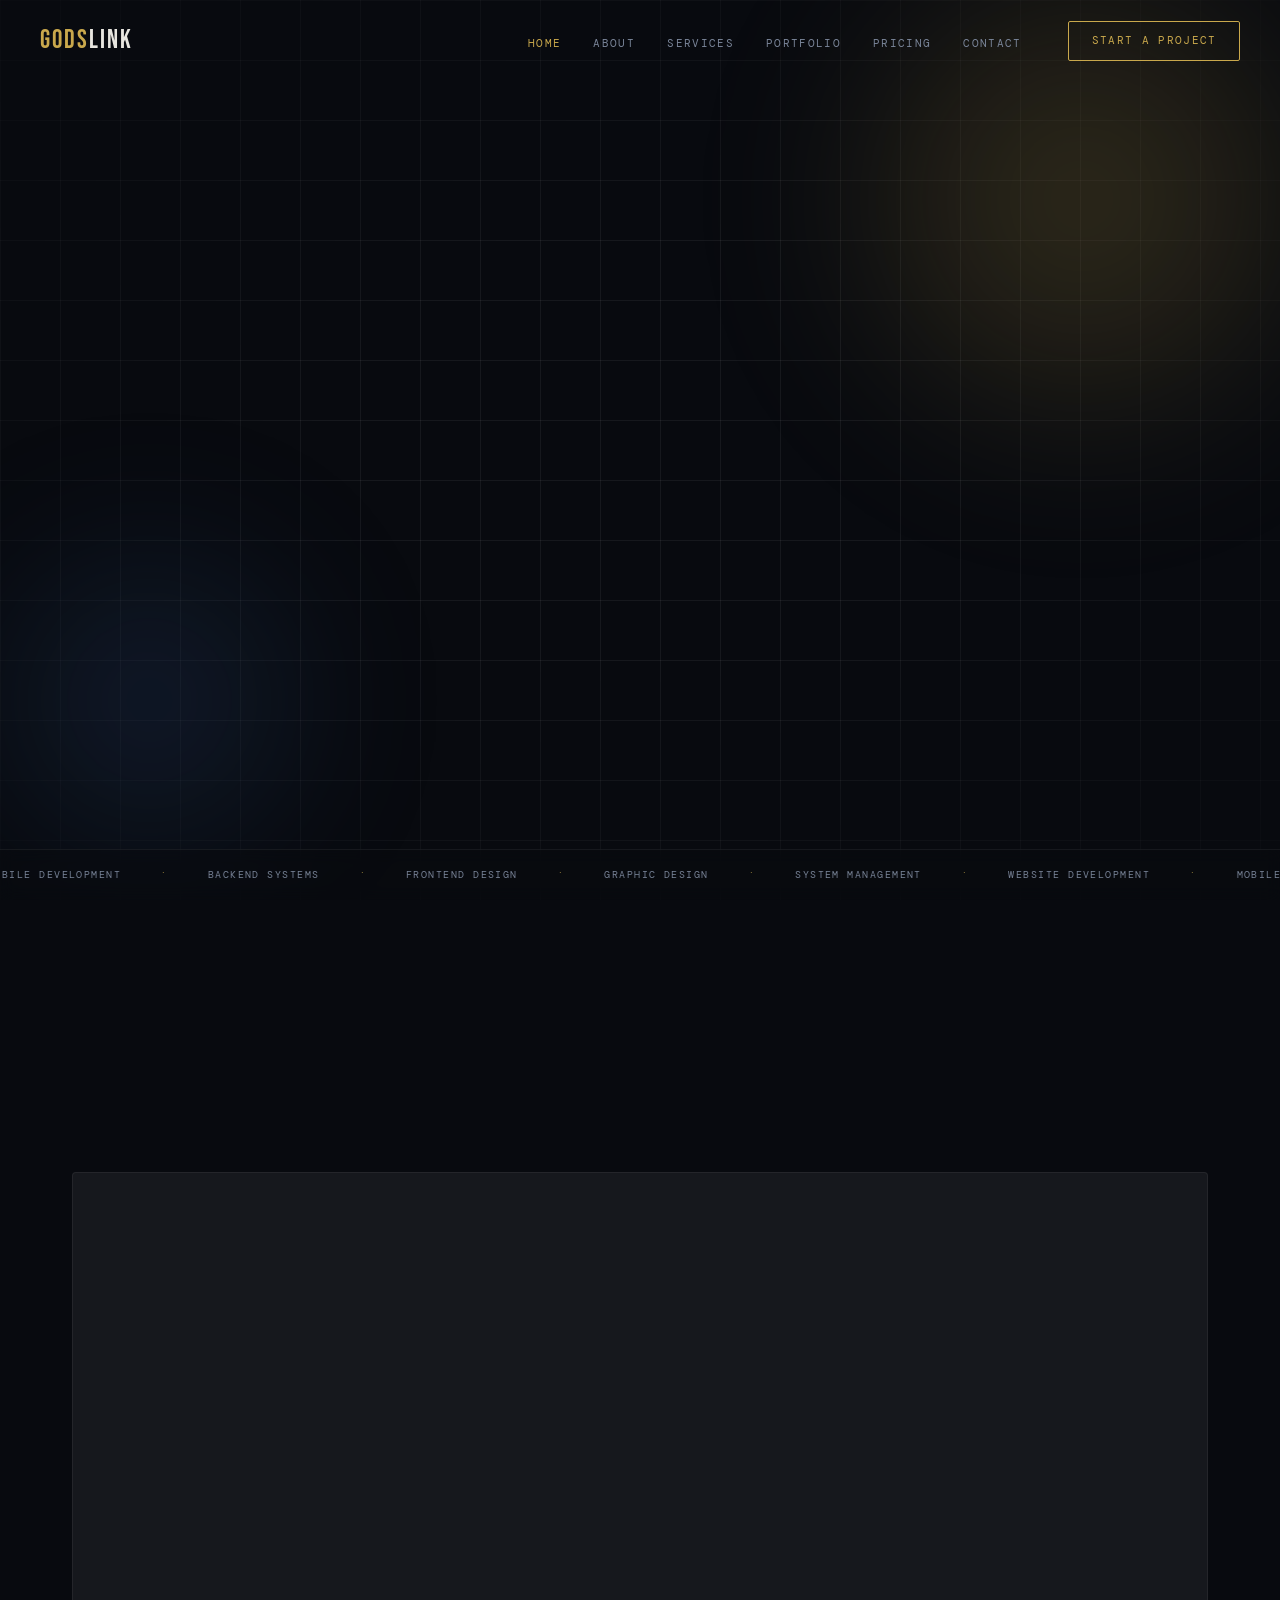
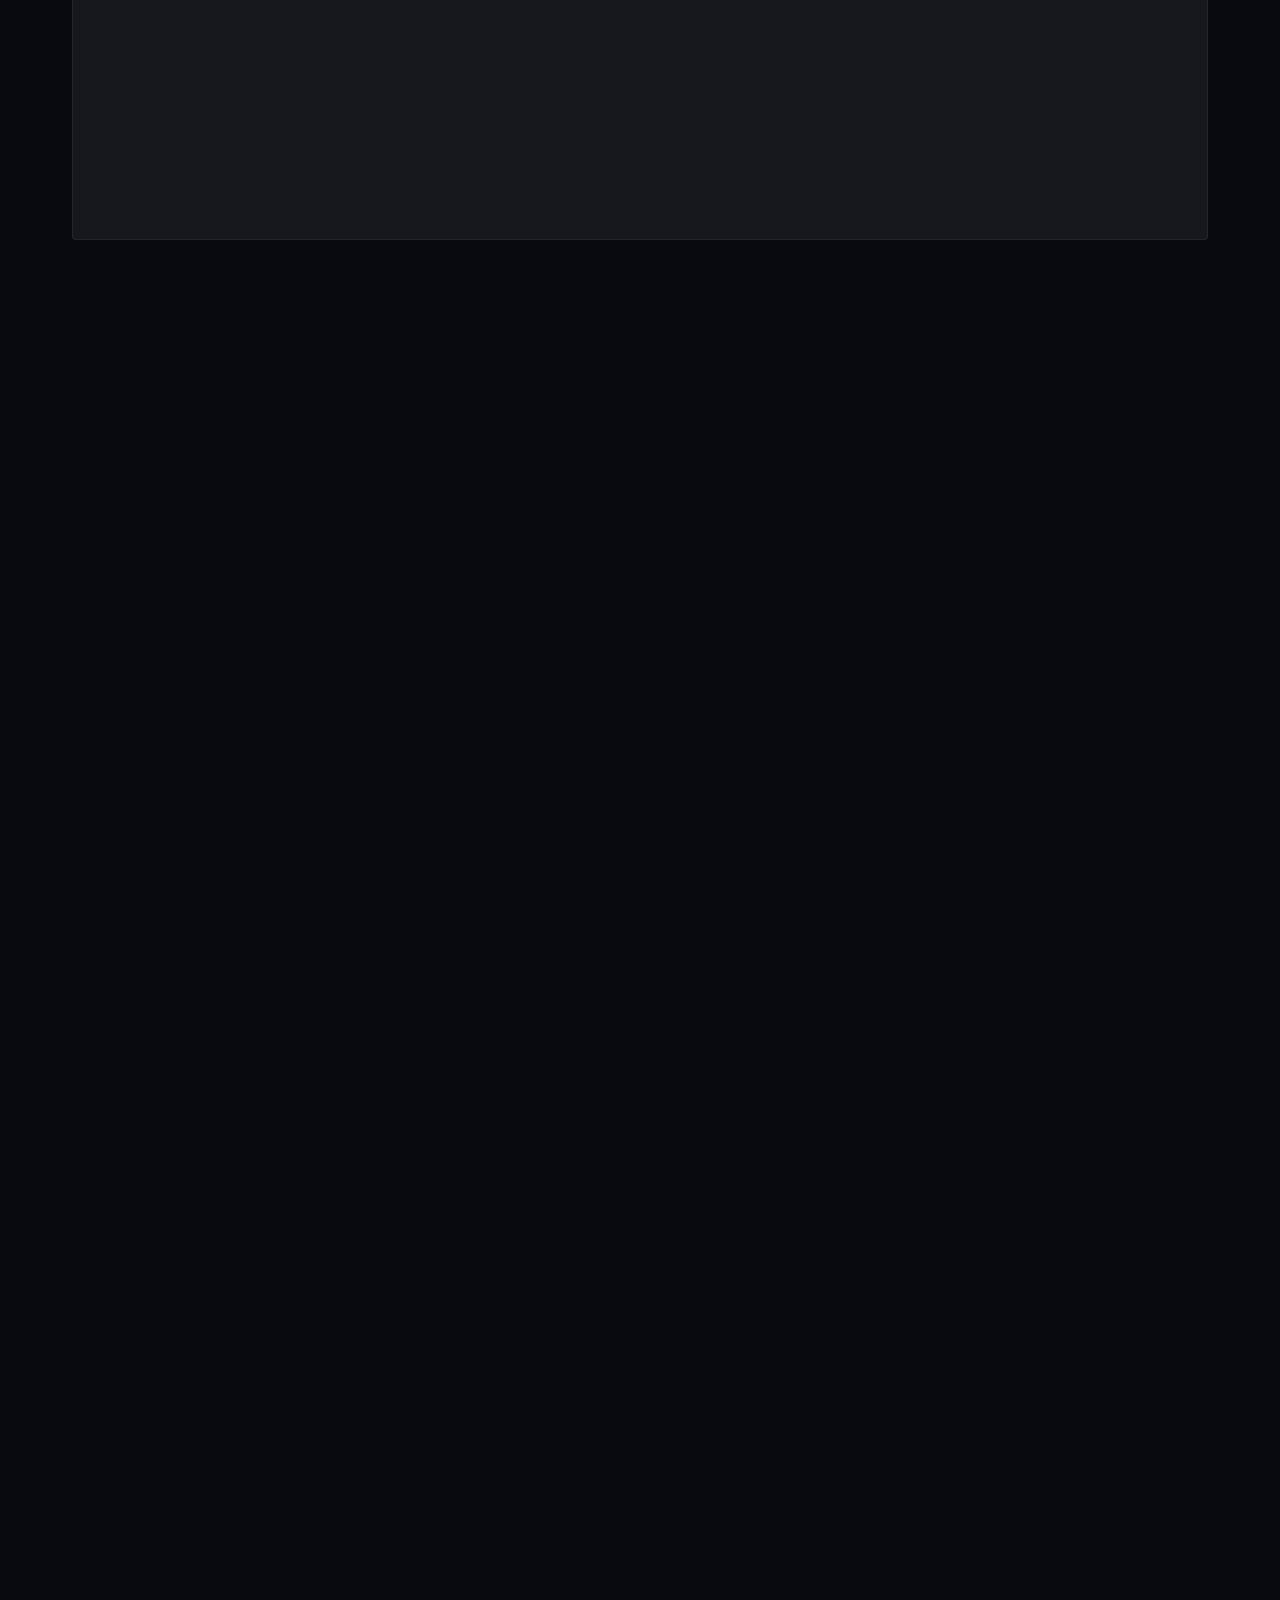
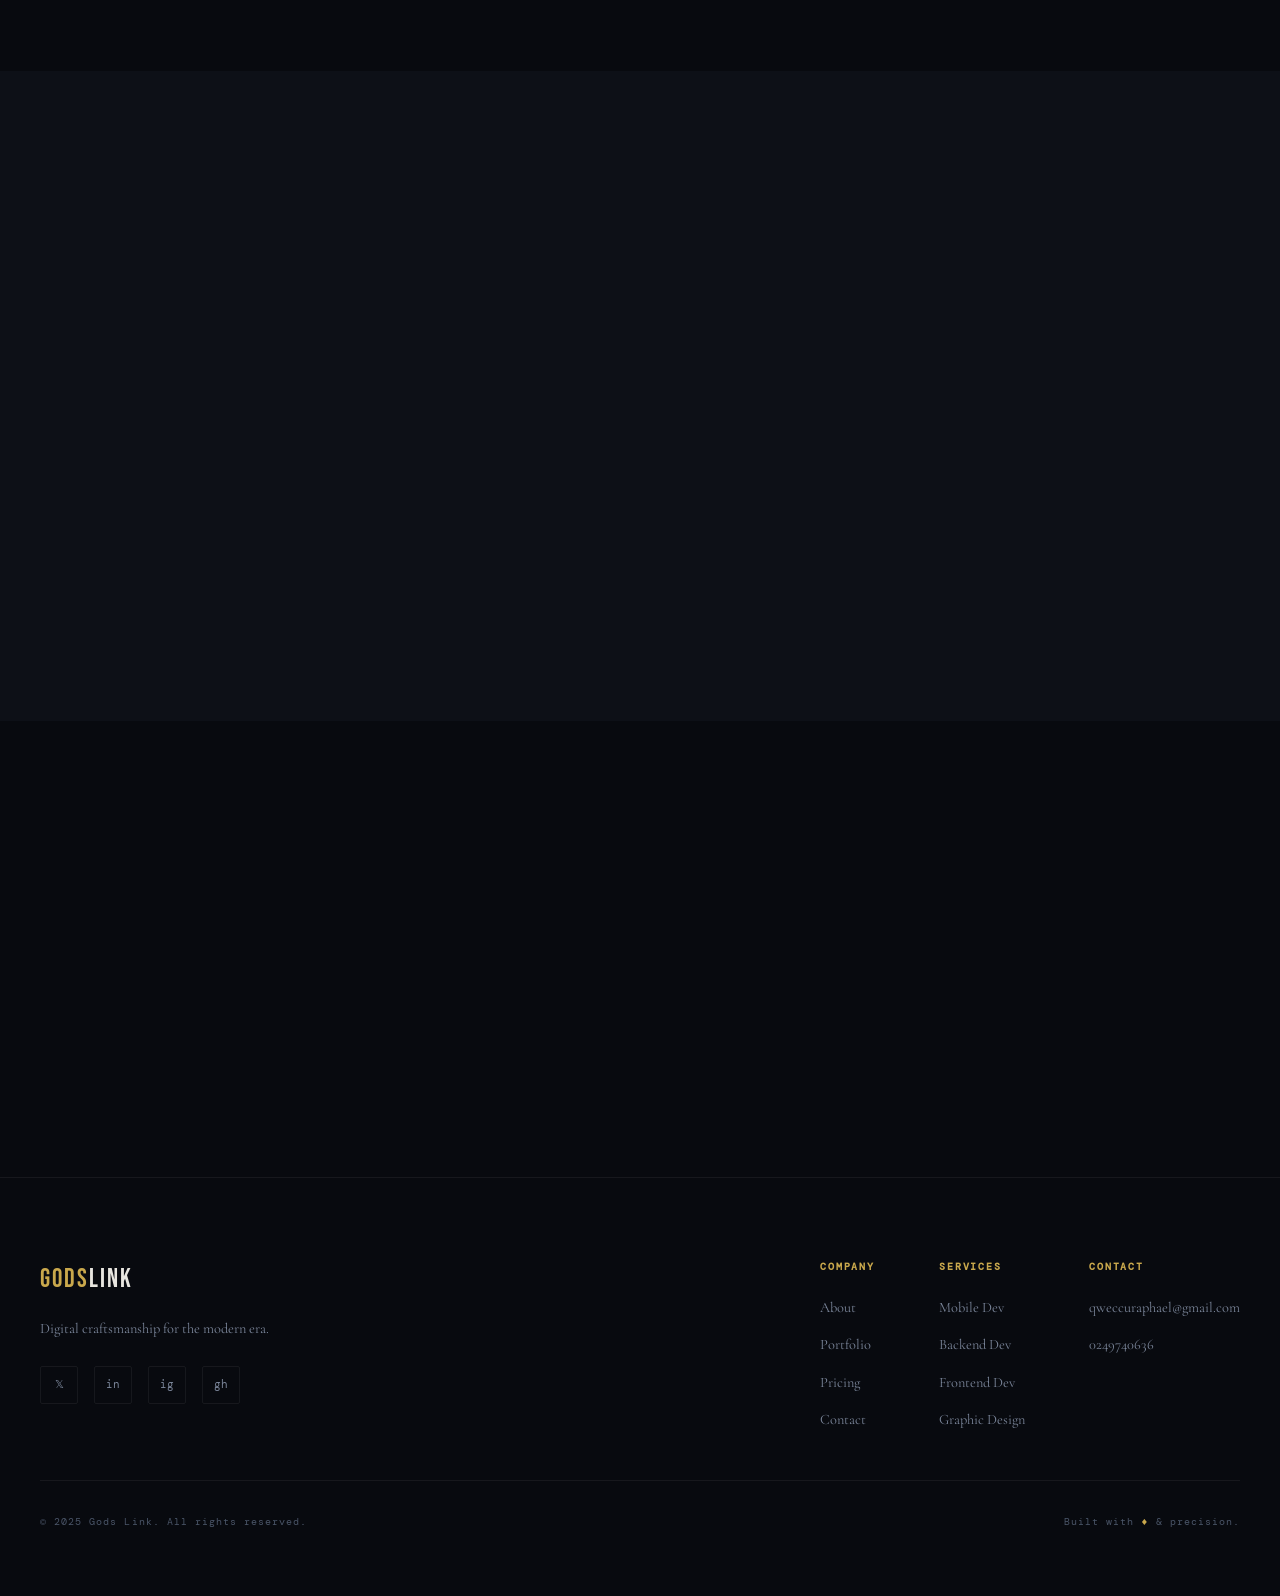
<file: index.html>
<!DOCTYPE html>
<html lang="en">
<head>
  <meta charset="UTF-8" />
  <meta http-equiv="refresh" content="0; url=./gods-link-website/index.html" />
  <meta name="viewport" content="width=device-width, initial-scale=1.0" />
  <title>Redirecting...</title>
</head>
<body>
  <p>Redirecting to <a href="./gods-link-website/index.html">Gods Link</a>...</p>
</body>
</html>
</file>
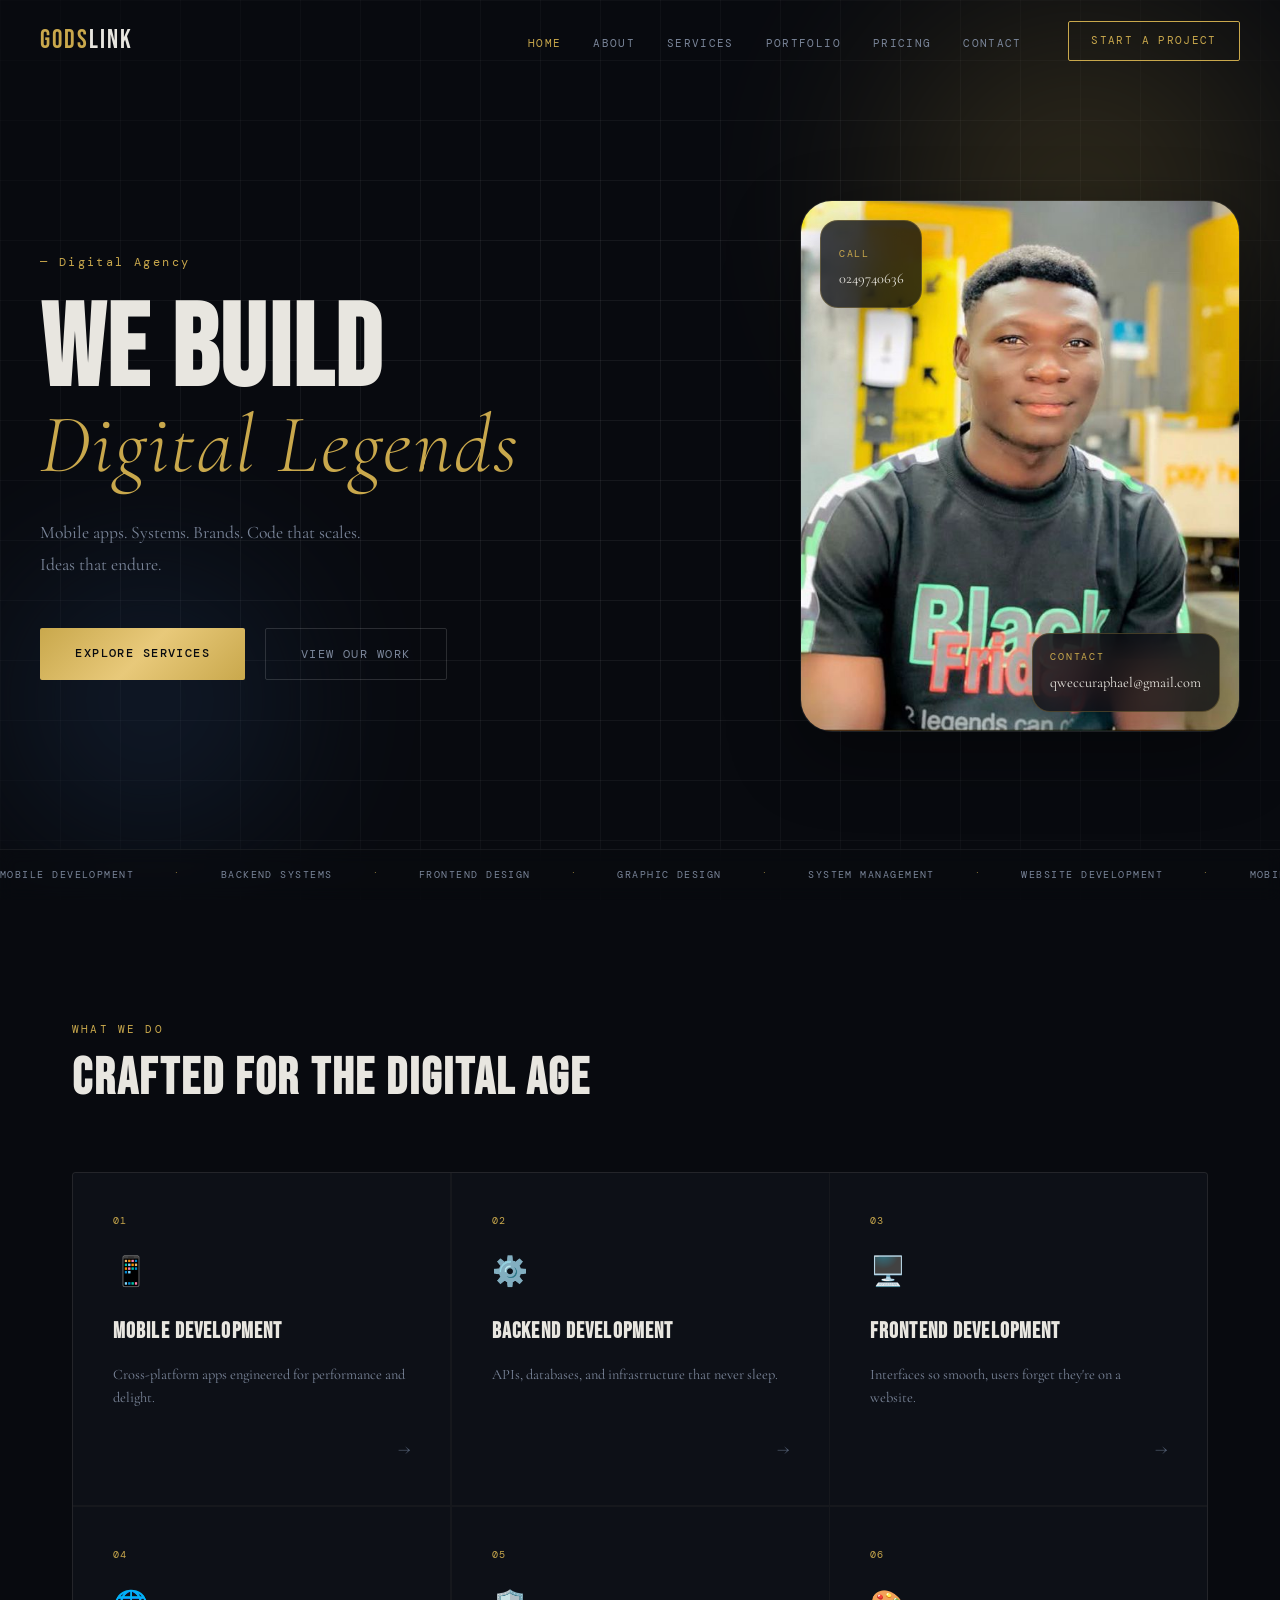
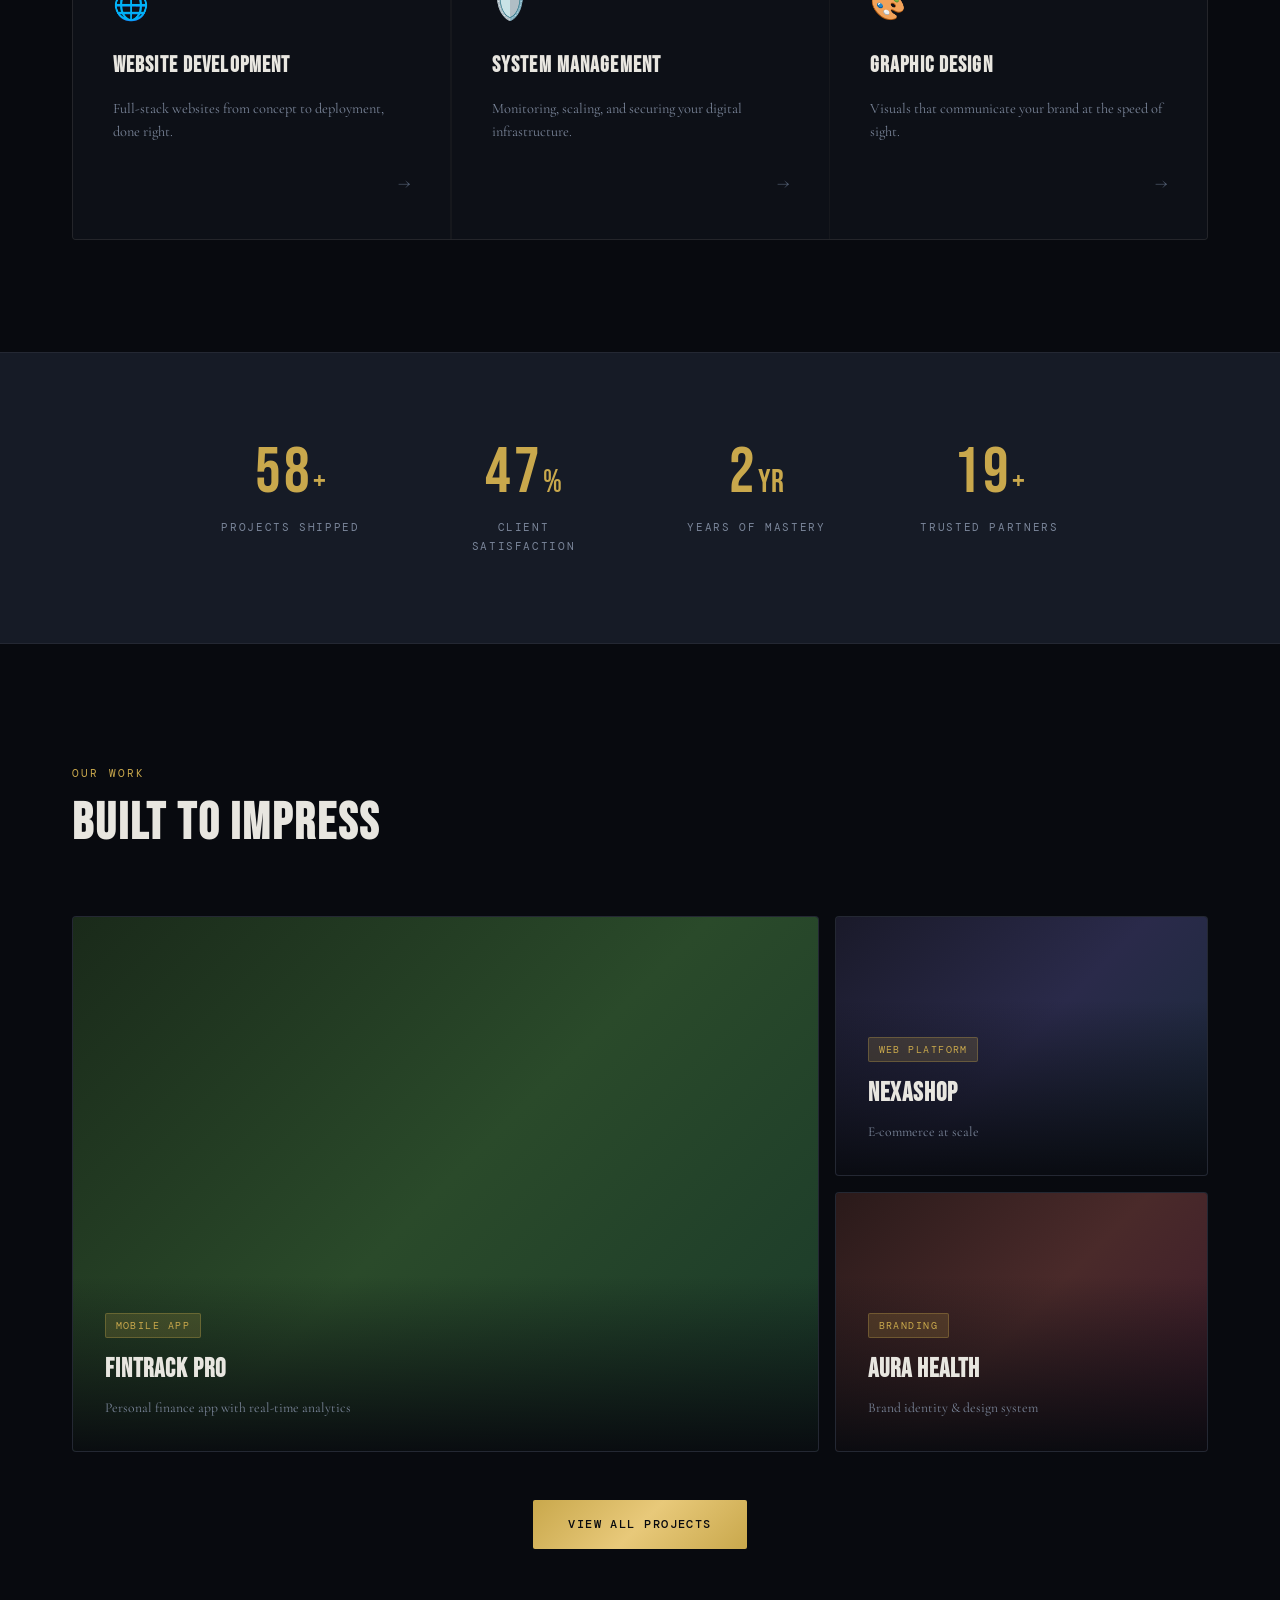
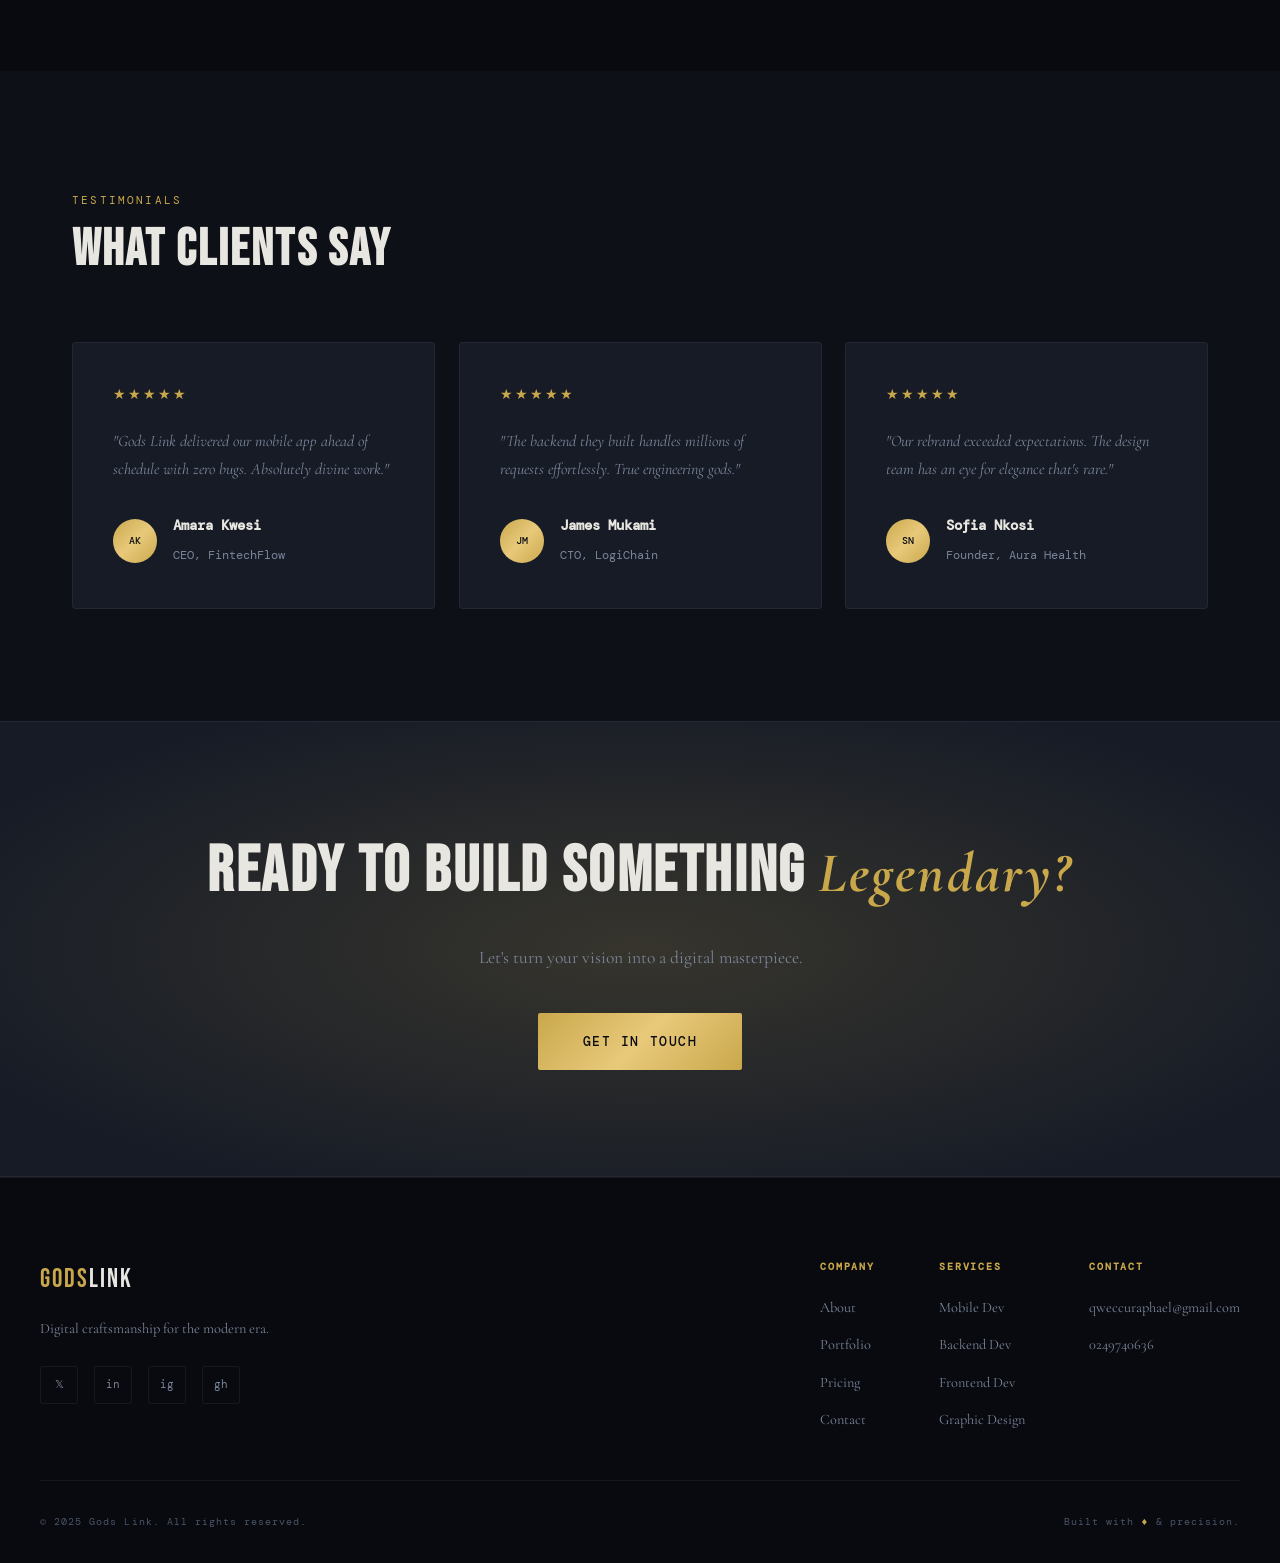
<file: gods-link-website/index.html>
<!DOCTYPE html>
<html lang="en">
<head>
  <meta charset="UTF-8" />
  <meta name="viewport" content="width=device-width, initial-scale=1.0" />
  <title>Gods Link — Digital Craftsmanship</title>
  <link rel="stylesheet" href="assets/css/colors.css" />
  <link rel="stylesheet" href="assets/css/style.css" />
  <link rel="stylesheet" href="assets/css/animations.css" />
  <link rel="stylesheet" href="assets/css/responsive.css" />
  <link rel="preconnect" href="https://fonts.googleapis.com" />
  <link href="https://fonts.googleapis.com/css2?family=Cormorant+Garamond:ital,wght@0,300;0,400;0,600;1,300;1,400&family=DM+Mono:wght@300;400;500&family=Bebas+Neue&display=swap" rel="stylesheet" />
</head>
<body>

  <!-- NAVBAR -->
  <nav class="navbar" id="navbar">
    <div class="nav-inner">
      <a href="index.html" class="nav-logo">
        <span class="logo-god">GODS</span><span class="logo-link">LINK</span>
      </a>
      <ul class="nav-links" id="navLinks">
        <li><a href="index.html" class="nav-item active">Home</a></li>
        <li><a href="about.html" class="nav-item">About</a></li>
        <li><a href="services.html" class="nav-item">Services</a></li>
        <li><a href="portfolio.html" class="nav-item">Portfolio</a></li>
        <li><a href="pricing.html" class="nav-item">Pricing</a></li>
        <li><a href="contact.html" class="nav-item">Contact</a></li>
      </ul>
      <a href="contact.html" class="nav-cta">Start a Project</a>
      <button class="hamburger" id="hamburger" aria-label="Menu">
        <span></span><span></span><span></span>
      </button>
    </div>
  </nav>

  <!-- HERO -->
  <section class="hero" id="hero">
    <div class="hero-bg">
      <div class="hero-grid"></div>
      <div class="hero-orb orb1"></div>
      <div class="hero-orb orb2"></div>
    </div>
    <div class="hero-layout">
      <div class="hero-content">
      <p class="hero-eyebrow reveal">— Digital Agency</p>
      <h1 class="hero-title reveal delay-1">
        We Build<br/>
        <em>Digital Legends</em>
      </h1>
      <p class="hero-sub reveal delay-2">
        Mobile apps. Systems. Brands. Code that scales.<br/>
        Ideas that endure.
      </p>
      <div class="hero-actions reveal delay-3">
        <a href="services.html" class="btn-primary">Explore Services</a>
        <a href="portfolio.html" class="btn-ghost">View Our Work</a>
      </div>
      </div>
      <div class="hero-visual reveal delay-2">
        <div class="hero-visual-frame">
          <img src="images/mee.jpeg" alt="Gods Link featured homepage artwork" class="hero-visual-image" />
          <div class="hero-visual-badge">
            <span>Call</span>
            <a href="tel:0249740636">0249740636</a>
          </div>
          <div class="hero-visual-card">
            <p>Contact</p>
            <a href="mailto:qweccuraphael@gmail.com">qweccuraphael@gmail.com</a>
          </div>
        </div>
      </div>
    </div>
    <div class="hero-ticker">
      <div class="ticker-track">
        <span>Mobile Development</span><span>·</span>
        <span>Backend Systems</span><span>·</span>
        <span>Frontend Design</span><span>·</span>
        <span>Graphic Design</span><span>·</span>
        <span>System Management</span><span>·</span>
        <span>Website Development</span><span>·</span>
        <span>Mobile Development</span><span>·</span>
        <span>Backend Systems</span><span>·</span>
        <span>Frontend Design</span><span>·</span>
        <span>Graphic Design</span><span>·</span>
      </div>
    </div>
  </section>

  <!-- SERVICES PREVIEW -->
  <section class="section services-preview" id="services">
    <div class="container">
      <div class="section-header reveal">
        <span class="section-label">What We Do</span>
        <h2 class="section-title">Crafted for the Digital Age</h2>
      </div>
      <div class="services-grid">
        <a href="pages/services/mobile-development.html" class="service-card reveal">
          <div class="card-num">01</div>
          <div class="card-icon">📱</div>
          <h3>Mobile Development</h3>
          <p>Cross-platform apps engineered for performance and delight.</p>
          <span class="card-arrow">→</span>
        </a>
        <a href="pages/services/backend-development.html" class="service-card reveal delay-1">
          <div class="card-num">02</div>
          <div class="card-icon">⚙️</div>
          <h3>Backend Development</h3>
          <p>APIs, databases, and infrastructure that never sleep.</p>
          <span class="card-arrow">→</span>
        </a>
        <a href="pages/services/frontend-development.html" class="service-card reveal delay-2">
          <div class="card-num">03</div>
          <div class="card-icon">🖥️</div>
          <h3>Frontend Development</h3>
          <p>Interfaces so smooth, users forget they're on a website.</p>
          <span class="card-arrow">→</span>
        </a>
        <a href="pages/services/website-development.html" class="service-card reveal delay-3">
          <div class="card-num">04</div>
          <div class="card-icon">🌐</div>
          <h3>Website Development</h3>
          <p>Full-stack websites from concept to deployment, done right.</p>
          <span class="card-arrow">→</span>
        </a>
        <a href="pages/services/system-management.html" class="service-card reveal delay-4">
          <div class="card-num">05</div>
          <div class="card-icon">🛡️</div>
          <h3>System Management</h3>
          <p>Monitoring, scaling, and securing your digital infrastructure.</p>
          <span class="card-arrow">→</span>
        </a>
        <a href="pages/services/graphic-design.html" class="service-card reveal delay-5">
          <div class="card-num">06</div>
          <div class="card-icon">🎨</div>
          <h3>Graphic Design</h3>
          <p>Visuals that communicate your brand at the speed of sight.</p>
          <span class="card-arrow">→</span>
        </a>
      </div>
    </div>
  </section>

  <!-- STATS -->
  <section class="stats-section reveal">
    <div class="stats-grid">
      <div class="stat-item">
        <span class="stat-num" data-target="120">0</span><span class="stat-plus">+</span>
        <p>Projects Shipped</p>
      </div>
      <div class="stat-item">
        <span class="stat-num" data-target="98">0</span><span class="stat-plus">%</span>
        <p>Client Satisfaction</p>
      </div>
      <div class="stat-item">
        <span class="stat-num" data-target="5">0</span><span class="stat-plus">yr</span>
        <p>Years of Mastery</p>
      </div>
      <div class="stat-item">
        <span class="stat-num" data-target="40">0</span><span class="stat-plus">+</span>
        <p>Trusted Partners</p>
      </div>
    </div>
  </section>

  <!-- PORTFOLIO PREVIEW -->
  <section class="section portfolio-preview">
    <div class="container">
      <div class="section-header reveal">
        <span class="section-label">Our Work</span>
        <h2 class="section-title">Built to Impress</h2>
      </div>
      <div class="portfolio-grid">
        <div class="port-card large reveal">
          <div class="port-img port-img-1"></div>
          <div class="port-info">
            <span class="port-tag">Mobile App</span>
            <h3>FinTrack Pro</h3>
            <p>Personal finance app with real-time analytics</p>
          </div>
        </div>
        <div class="port-card reveal delay-1">
          <div class="port-img port-img-2"></div>
          <div class="port-info">
            <span class="port-tag">Web Platform</span>
            <h3>NexaShop</h3>
            <p>E-commerce at scale</p>
          </div>
        </div>
        <div class="port-card reveal delay-2">
          <div class="port-img port-img-3"></div>
          <div class="port-info">
            <span class="port-tag">Branding</span>
            <h3>Aura Health</h3>
            <p>Brand identity & design system</p>
          </div>
        </div>
      </div>
      <div class="center-cta reveal">
        <a href="portfolio.html" class="btn-primary">View All Projects</a>
      </div>
    </div>
  </section>

  <!-- TESTIMONIALS -->
  <section class="section testimonials">
    <div class="container">
      <div class="section-header reveal">
        <span class="section-label">Testimonials</span>
        <h2 class="section-title">What Clients Say</h2>
      </div>
      <div class="testi-grid">
        <div class="testi-card reveal">
          <div class="testi-stars">★★★★★</div>
          <p>"Gods Link delivered our mobile app ahead of schedule with zero bugs. Absolutely divine work."</p>
          <div class="testi-author">
            <div class="author-avatar av1">AK</div>
            <div>
              <strong>Amara Kwesi</strong>
              <span>CEO, FintechFlow</span>
            </div>
          </div>
        </div>
        <div class="testi-card reveal delay-1">
          <div class="testi-stars">★★★★★</div>
          <p>"The backend they built handles millions of requests effortlessly. True engineering gods."</p>
          <div class="testi-author">
            <div class="author-avatar av2">JM</div>
            <div>
              <strong>James Mukami</strong>
              <span>CTO, LogiChain</span>
            </div>
          </div>
        </div>
        <div class="testi-card reveal delay-2">
          <div class="testi-stars">★★★★★</div>
          <p>"Our rebrand exceeded expectations. The design team has an eye for elegance that's rare."</p>
          <div class="testi-author">
            <div class="author-avatar av3">SN</div>
            <div>
              <strong>Sofia Nkosi</strong>
              <span>Founder, Aura Health</span>
            </div>
          </div>
        </div>
      </div>
    </div>
  </section>

  <!-- CTA BANNER -->
  <section class="cta-banner reveal">
    <div class="cta-inner">
      <h2>Ready to Build Something <em>Legendary?</em></h2>
      <p>Let's turn your vision into a digital masterpiece.</p>
      <a href="contact.html" class="btn-primary btn-large">Get In Touch</a>
    </div>
  </section>

  <!-- FOOTER -->
  <footer class="footer">
    <div class="footer-inner">
      <div class="footer-brand">
        <a href="index.html" class="nav-logo">
          <span class="logo-god">GODS</span><span class="logo-link">LINK</span>
        </a>
        <p>Digital craftsmanship for the modern era.</p>
        <div class="footer-socials">
          <a href="#" aria-label="Twitter">𝕏</a>
          <a href="#" aria-label="LinkedIn">in</a>
          <a href="#" aria-label="Instagram">ig</a>
          <a href="#" aria-label="GitHub">gh</a>
        </div>
      </div>
      <div class="footer-links">
        <div class="footer-col">
          <h4>Company</h4>
          <a href="about.html">About</a>
          <a href="portfolio.html">Portfolio</a>
          <a href="pricing.html">Pricing</a>
          <a href="contact.html">Contact</a>
        </div>
        <div class="footer-col">
          <h4>Services</h4>
          <a href="pages/services/mobile-development.html">Mobile Dev</a>
          <a href="pages/services/backend-development.html">Backend Dev</a>
          <a href="pages/services/frontend-development.html">Frontend Dev</a>
          <a href="pages/services/graphic-design.html">Graphic Design</a>
        </div>
        <div class="footer-col">
          <h4>Contact</h4>
          <a href="mailto:qweccuraphael@gmail.com">qweccuraphael@gmail.com</a>
          <a href="tel:0249740636">0249740636</a>
        </div>
      </div>
    </div>
    <div class="footer-bottom">
      <p>© 2025 Gods Link. All rights reserved.</p>
      <p>Built with <span style="color:var(--accent)">♦</span> & precision.</p>
    </div>
  </footer>

  <script src="assets/js/navbar.js"></script>
  <script src="assets/js/animation.js"></script>
  <script src="assets/js/main.js"></script>
</body>
</html>
</file>
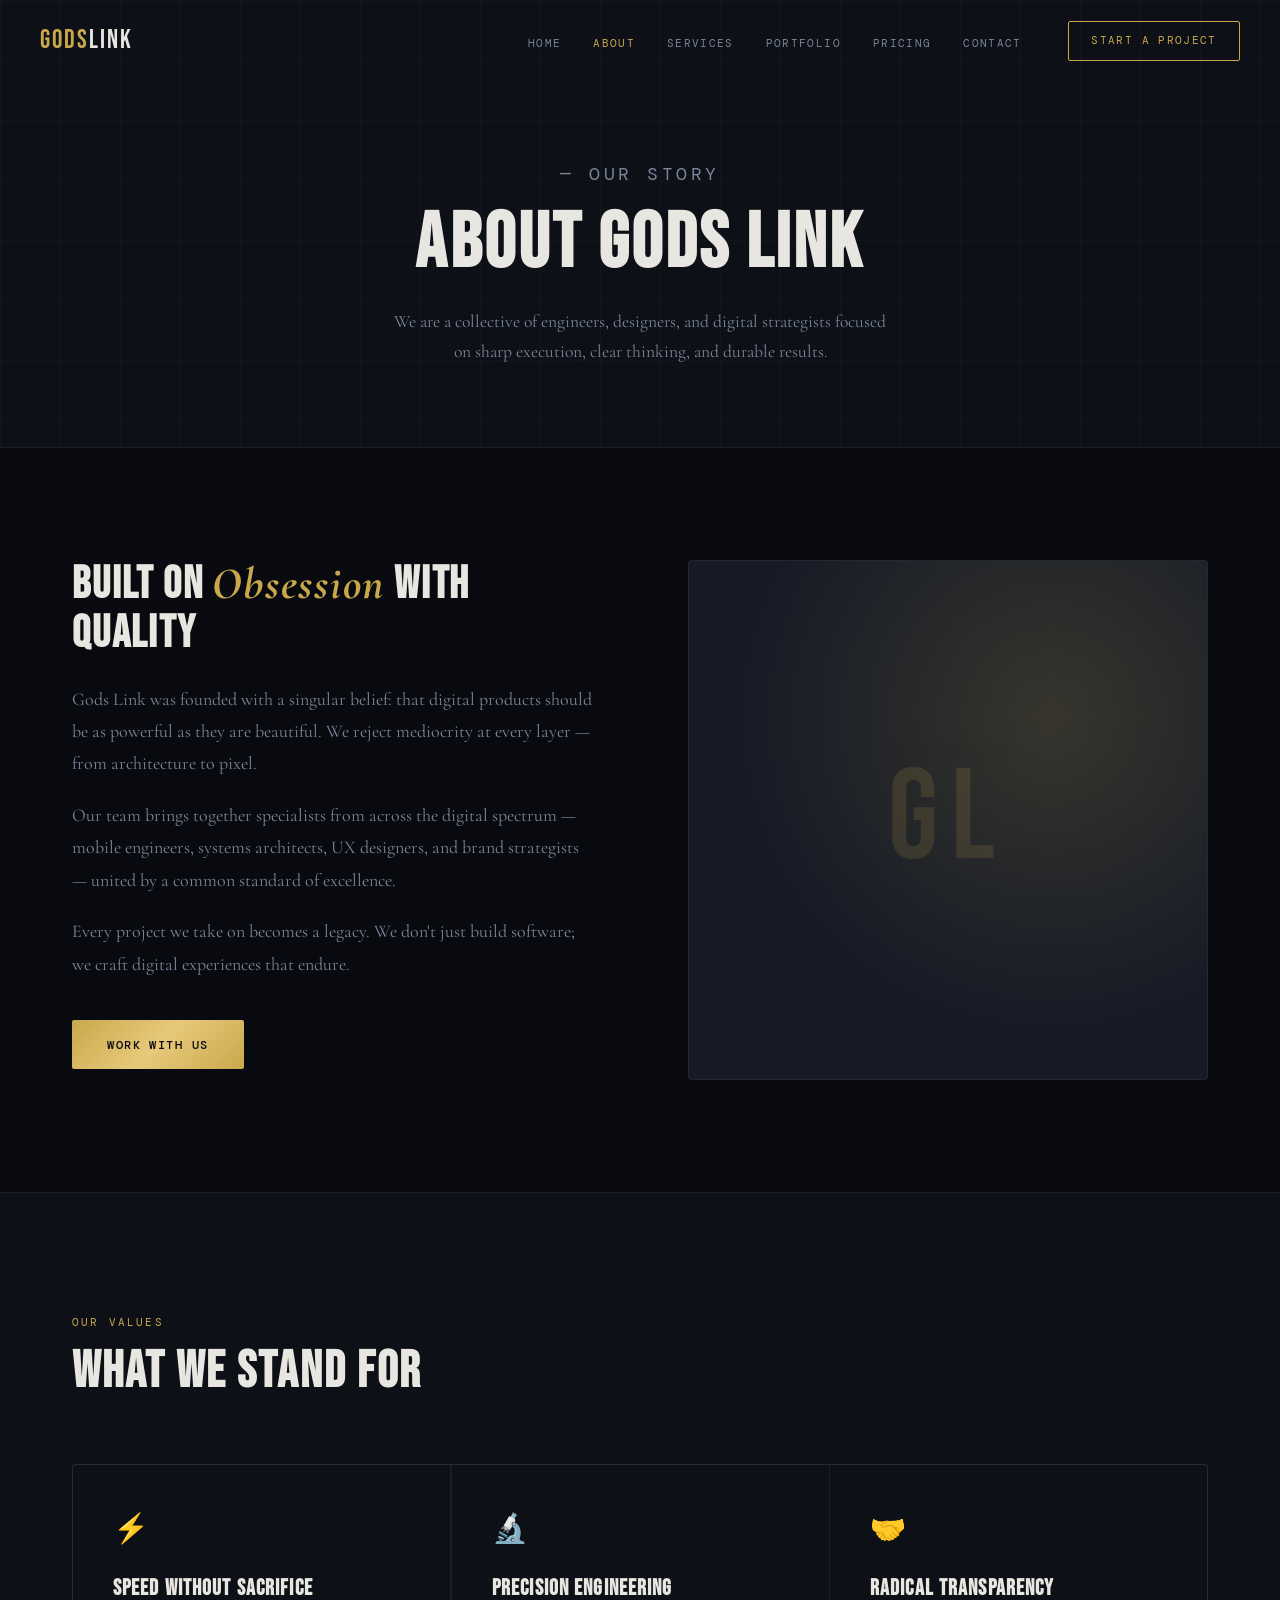
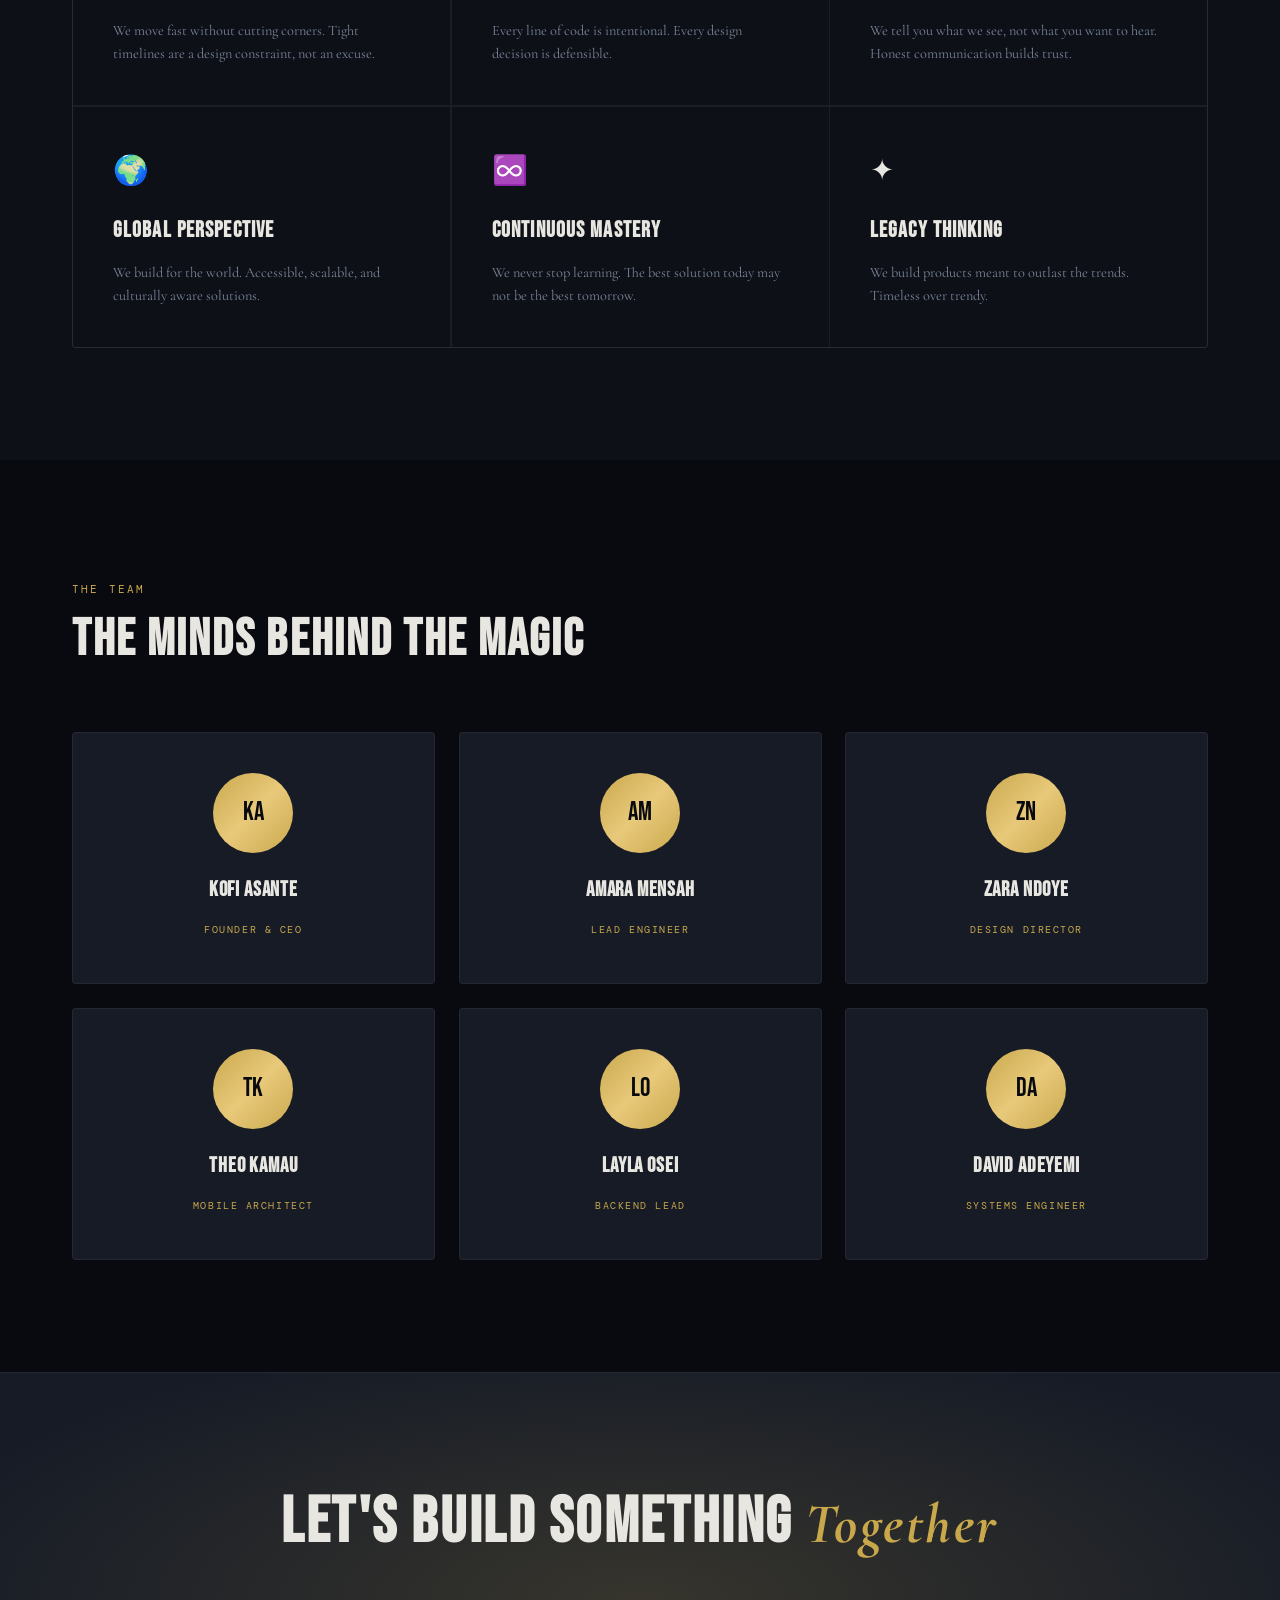
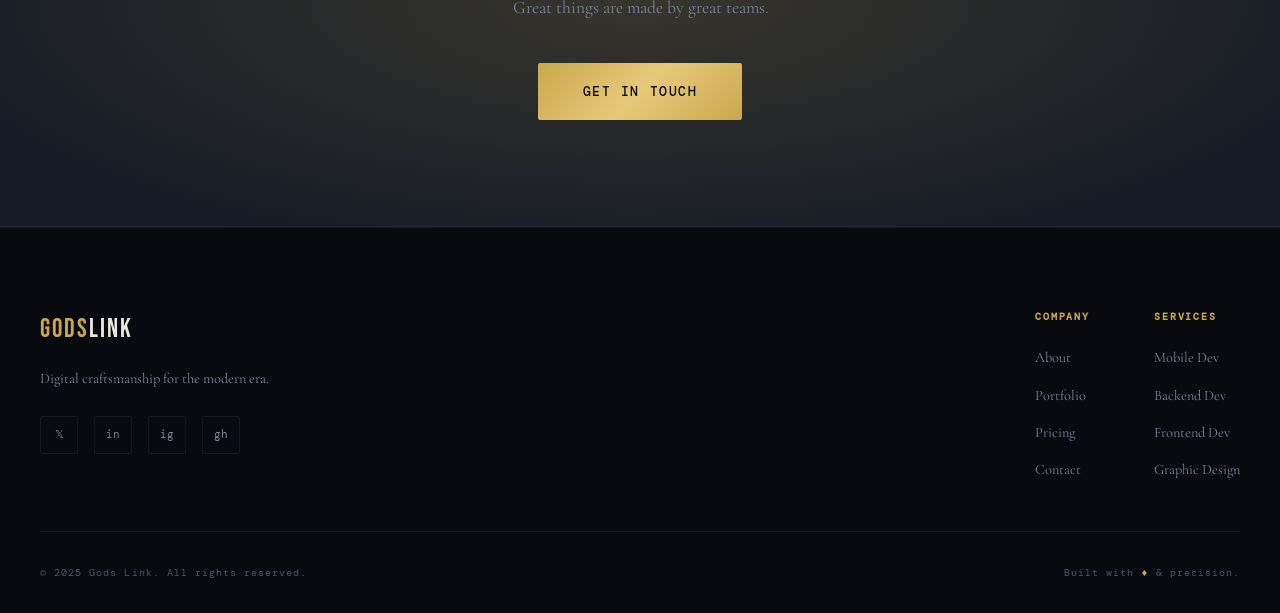
<file: gods-link-website/about.html>
<!DOCTYPE html>
<html lang="en">
<head>
  <meta charset="UTF-8" />
  <meta name="viewport" content="width=device-width, initial-scale=1.0" />
  <title>About — Gods Link</title>
  <link rel="stylesheet" href="assets/css/colors.css" />
  <link rel="stylesheet" href="assets/css/style.css" />
  <link rel="stylesheet" href="assets/css/animations.css" />
  <link rel="stylesheet" href="assets/css/responsive.css" />
  <link rel="preconnect" href="https://fonts.googleapis.com" />
  <link href="https://fonts.googleapis.com/css2?family=Cormorant+Garamond:ital,wght@0,300;0,400;0,600;1,300;1,400&family=DM+Mono:wght@300;400;500&family=Bebas+Neue&display=swap" rel="stylesheet" />
</head>
<body>

  <nav class="navbar" id="navbar">
    <div class="nav-inner">
      <a href="index.html" class="nav-logo"><span class="logo-god">GODS</span><span class="logo-link">LINK</span></a>
      <ul class="nav-links" id="navLinks">
        <li><a href="index.html" class="nav-item">Home</a></li>
        <li><a href="about.html" class="nav-item active">About</a></li>
        <li><a href="services.html" class="nav-item">Services</a></li>
        <li><a href="portfolio.html" class="nav-item">Portfolio</a></li>
        <li><a href="pricing.html" class="nav-item">Pricing</a></li>
        <li><a href="contact.html" class="nav-item">Contact</a></li>
      </ul>
      <a href="contact.html" class="nav-cta">Start a Project</a>
      <button class="hamburger" id="hamburger"><span></span><span></span><span></span></button>
    </div>
  </nav>

  <section class="page-hero">
    <div class="page-hero-bg"></div>
    <div class="page-hero-content">
      <p class="page-hero-eyebrow reveal">— Our Story</p>
      <h1 class="reveal delay-1">About Gods Link</h1>
      <p class="reveal delay-2">We are a collective of engineers, designers, and digital strategists focused on sharp execution, clear thinking, and durable results.</p>
    </div>
  </section>

  <section class="section">
    <div class="container">
      <div class="about-grid">
        <div class="about-text reveal">
          <h2>Built on <em>Obsession</em> with Quality</h2>
          <p>Gods Link was founded with a singular belief: that digital products should be as powerful as they are beautiful. We reject mediocrity at every layer — from architecture to pixel.</p>
          <p>Our team brings together specialists from across the digital spectrum — mobile engineers, systems architects, UX designers, and brand strategists — united by a common standard of excellence.</p>
          <p>Every project we take on becomes a legacy. We don't just build software; we craft digital experiences that endure.</p>
          <div style="margin-top:2.5rem;">
            <a href="contact.html" class="btn-primary">Work With Us</a>
          </div>
        </div>
        <div class="about-visual reveal delay-2">
          <div class="about-visual-inner">GL</div>
        </div>
      </div>
    </div>
  </section>

  <!-- VALUES -->
  <section class="section" style="background:var(--bg2); border-top:1px solid var(--border);">
    <div class="container">
      <div class="section-header reveal">
        <span class="section-label">Our Values</span>
        <h2 class="section-title">What We Stand For</h2>
      </div>
      <div class="services-grid">
        <div class="service-card reveal">
          <div class="card-icon">⚡</div>
          <h3>Speed Without Sacrifice</h3>
          <p>We move fast without cutting corners. Tight timelines are a design constraint, not an excuse.</p>
        </div>
        <div class="service-card reveal delay-1">
          <div class="card-icon">🔬</div>
          <h3>Precision Engineering</h3>
          <p>Every line of code is intentional. Every design decision is defensible.</p>
        </div>
        <div class="service-card reveal delay-2">
          <div class="card-icon">🤝</div>
          <h3>Radical Transparency</h3>
          <p>We tell you what we see, not what you want to hear. Honest communication builds trust.</p>
        </div>
        <div class="service-card reveal delay-3">
          <div class="card-icon">🌍</div>
          <h3>Global Perspective</h3>
          <p>We build for the world. Accessible, scalable, and culturally aware solutions.</p>
        </div>
        <div class="service-card reveal delay-4">
          <div class="card-icon">♾️</div>
          <h3>Continuous Mastery</h3>
          <p>We never stop learning. The best solution today may not be the best tomorrow.</p>
        </div>
        <div class="service-card reveal delay-5">
          <div class="card-icon">✦</div>
          <h3>Legacy Thinking</h3>
          <p>We build products meant to outlast the trends. Timeless over trendy.</p>
        </div>
      </div>
    </div>
  </section>

  <!-- TEAM -->
  <section class="section">
    <div class="container">
      <div class="section-header reveal">
        <span class="section-label">The Team</span>
        <h2 class="section-title">The Minds Behind the Magic</h2>
      </div>
      <div class="team-grid">
        <div class="team-card reveal">
          <div class="team-avatar">KA</div>
          <h3>Kofi Asante</h3>
          <span class="role">Founder & CEO</span>
        </div>
        <div class="team-card reveal delay-1">
          <div class="team-avatar">AM</div>
          <h3>Amara Mensah</h3>
          <span class="role">Lead Engineer</span>
        </div>
        <div class="team-card reveal delay-2">
          <div class="team-avatar">ZN</div>
          <h3>Zara Ndoye</h3>
          <span class="role">Design Director</span>
        </div>
        <div class="team-card reveal delay-3">
          <div class="team-avatar">TK</div>
          <h3>Theo Kamau</h3>
          <span class="role">Mobile Architect</span>
        </div>
        <div class="team-card reveal delay-4">
          <div class="team-avatar">LO</div>
          <h3>Layla Osei</h3>
          <span class="role">Backend Lead</span>
        </div>
        <div class="team-card reveal delay-5">
          <div class="team-avatar">DA</div>
          <h3>David Adeyemi</h3>
          <span class="role">Systems Engineer</span>
        </div>
      </div>
    </div>
  </section>

  <section class="cta-banner reveal">
    <div class="cta-inner">
      <h2>Let's Build Something <em>Together</em></h2>
      <p>Great things are made by great teams.</p>
      <a href="contact.html" class="btn-primary btn-large">Get In Touch</a>
    </div>
  </section>

  <footer class="footer">
    <div class="footer-inner">
      <div class="footer-brand">
        <a href="index.html" class="nav-logo"><span class="logo-god">GODS</span><span class="logo-link">LINK</span></a>
        <p>Digital craftsmanship for the modern era.</p>
        <div class="footer-socials">
          <a href="#">𝕏</a><a href="#">in</a><a href="#">ig</a><a href="#">gh</a>
        </div>
      </div>
      <div class="footer-links">
        <div class="footer-col">
          <h4>Company</h4>
          <a href="about.html">About</a><a href="portfolio.html">Portfolio</a><a href="pricing.html">Pricing</a><a href="contact.html">Contact</a>
        </div>
        <div class="footer-col">
          <h4>Services</h4>
          <a href="pages/services/mobile-development.html">Mobile Dev</a>
          <a href="pages/services/backend-development.html">Backend Dev</a>
          <a href="pages/services/frontend-development.html">Frontend Dev</a>
          <a href="pages/services/graphic-design.html">Graphic Design</a>
        </div>
      </div>
    </div>
    <div class="footer-bottom">
      <p>© 2025 Gods Link. All rights reserved.</p>
      <p>Built with <span style="color:var(--accent)">♦</span> & precision.</p>
    </div>
  </footer>

  <script src="assets/js/navbar.js"></script>
  <script src="assets/js/animation.js"></script>
</body>
</html>
</file>
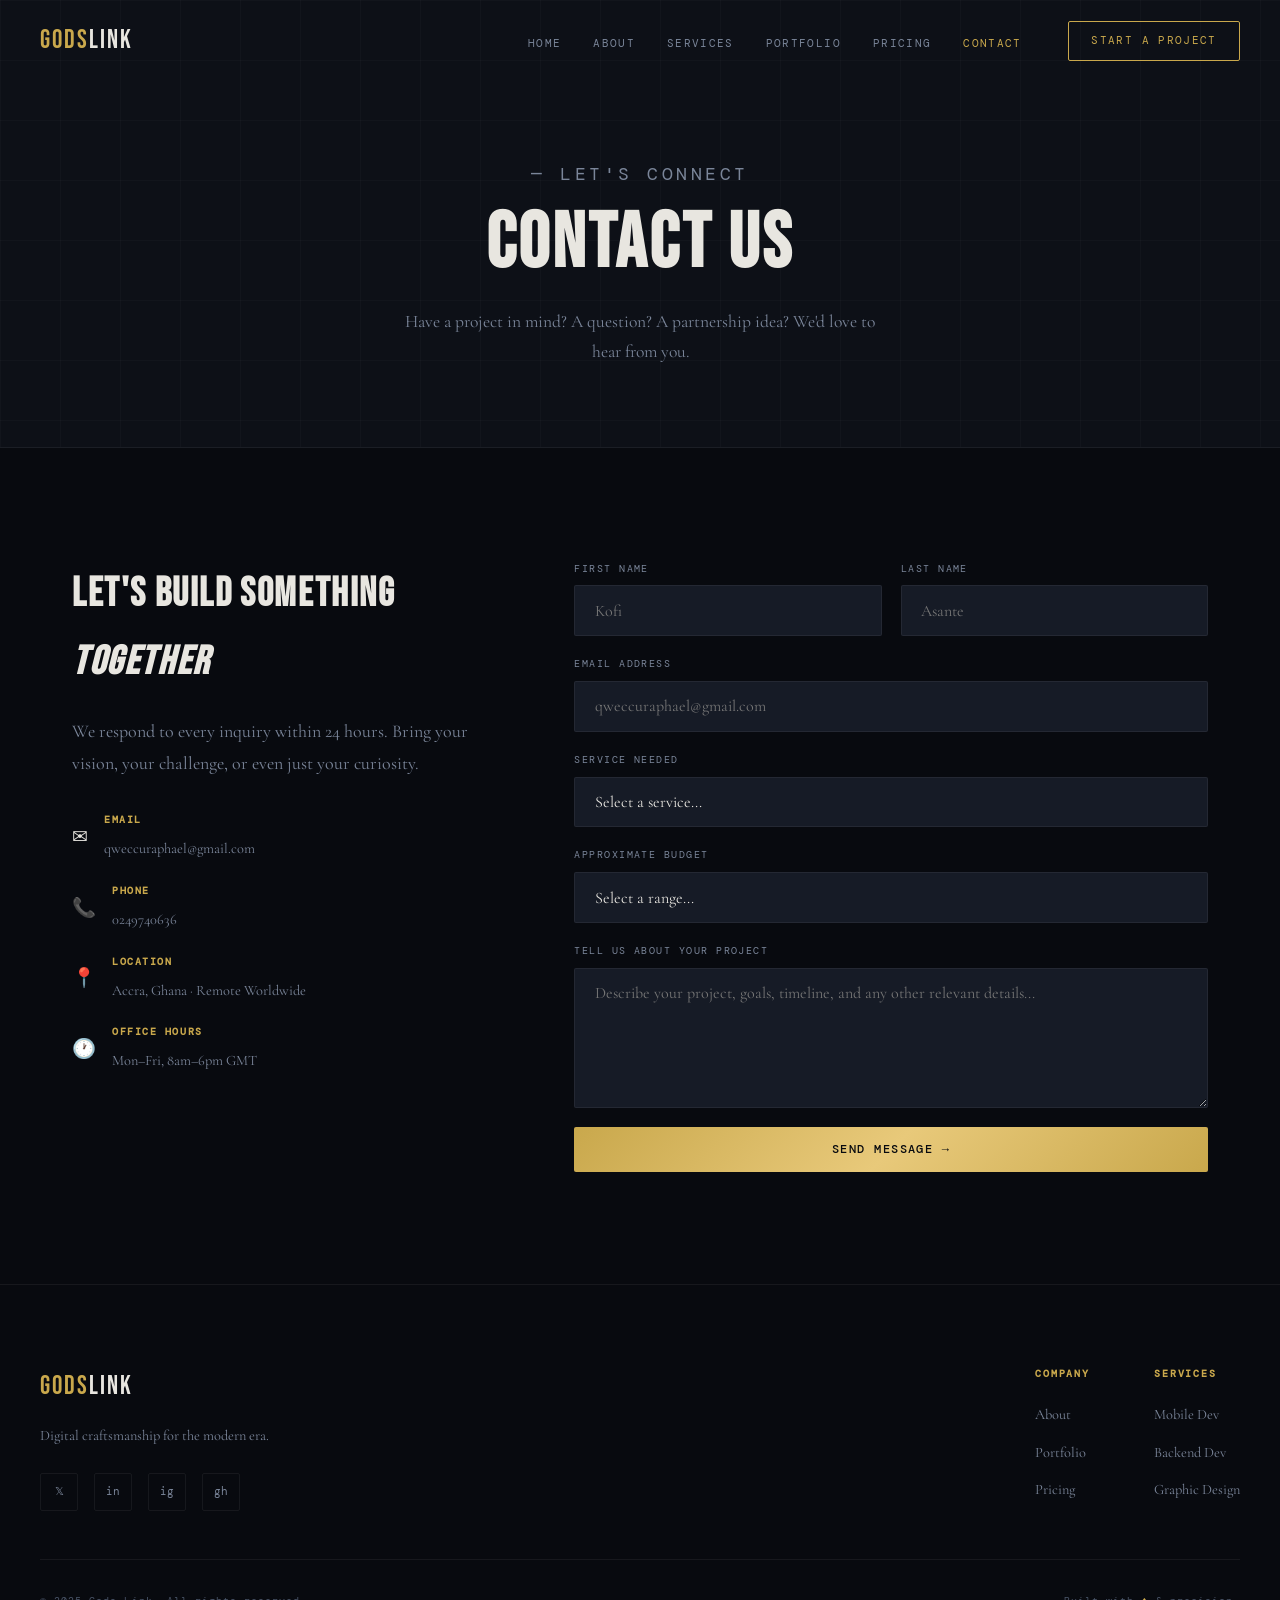
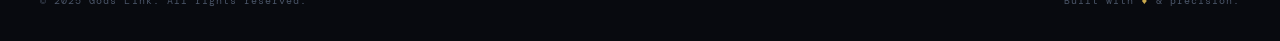
<file: gods-link-website/contact.html>
<!DOCTYPE html>
<html lang="en">
<head>
  <meta charset="UTF-8" />
  <meta name="viewport" content="width=device-width, initial-scale=1.0" />
  <title>Contact — Gods Link</title>
  <link rel="stylesheet" href="assets/css/colors.css" />
  <link rel="stylesheet" href="assets/css/style.css" />
  <link rel="stylesheet" href="assets/css/animations.css" />
  <link rel="stylesheet" href="assets/css/responsive.css" />
  <link rel="preconnect" href="https://fonts.googleapis.com" />
  <link href="https://fonts.googleapis.com/css2?family=Cormorant+Garamond:ital,wght@0,300;0,400;0,600;1,300;1,400&family=DM+Mono:wght@300;400;500&family=Bebas+Neue&display=swap" rel="stylesheet" />
</head>
<body>

  <nav class="navbar" id="navbar">
    <div class="nav-inner">
      <a href="index.html" class="nav-logo"><span class="logo-god">GODS</span><span class="logo-link">LINK</span></a>
      <ul class="nav-links" id="navLinks">
        <li><a href="index.html" class="nav-item">Home</a></li>
        <li><a href="about.html" class="nav-item">About</a></li>
        <li><a href="services.html" class="nav-item">Services</a></li>
        <li><a href="portfolio.html" class="nav-item">Portfolio</a></li>
        <li><a href="pricing.html" class="nav-item">Pricing</a></li>
        <li><a href="contact.html" class="nav-item active">Contact</a></li>
      </ul>
      <a href="contact.html" class="nav-cta">Start a Project</a>
      <button class="hamburger" id="hamburger"><span></span><span></span><span></span></button>
    </div>
  </nav>

  <section class="page-hero">
    <div class="page-hero-bg"></div>
    <div class="page-hero-content">
      <p class="page-hero-eyebrow reveal">— Let's Connect</p>
      <h1 class="reveal delay-1">Contact Us</h1>
      <p class="reveal delay-2">Have a project in mind? A question? A partnership idea? We'd love to hear from you.</p>
    </div>
  </section>

  <section class="section">
    <div class="container">
      <div class="contact-grid">
        <!-- Info Side -->
        <div class="contact-info reveal">
          <h2>Let's Build Something <em>Together</em></h2>
          <p>We respond to every inquiry within 24 hours. Bring your vision, your challenge, or even just your curiosity.</p>
          <div class="contact-details">
            <div class="contact-detail">
              <span class="detail-icon">✉</span>
              <div class="detail-text">
                <strong>Email</strong>
                <span>qweccuraphael@gmail.com</span>
              </div>
            </div>
            <div class="contact-detail">
              <span class="detail-icon">📞</span>
              <div class="detail-text">
                <strong>Phone</strong>
                <span>0249740636</span>
              </div>
            </div>
            <div class="contact-detail">
              <span class="detail-icon">📍</span>
              <div class="detail-text">
                <strong>Location</strong>
                <span>Accra, Ghana · Remote Worldwide</span>
              </div>
            </div>
            <div class="contact-detail">
              <span class="detail-icon">🕐</span>
              <div class="detail-text">
                <strong>Office Hours</strong>
                <span>Mon–Fri, 8am–6pm GMT</span>
              </div>
            </div>
          </div>
        </div>

        <!-- Form Side -->
        <div class="reveal delay-1">
          <form class="contact-form" id="contactForm">
            <div class="form-row">
              <div class="form-group">
                <label for="firstName">First Name</label>
                <input type="text" id="firstName" name="firstName" placeholder="Kofi" required />
              </div>
              <div class="form-group">
                <label for="lastName">Last Name</label>
                <input type="text" id="lastName" name="lastName" placeholder="Asante" required />
              </div>
            </div>
            <div class="form-group">
              <label for="email">Email Address</label>
              <input type="email" id="email" name="email" placeholder="qweccuraphael@gmail.com" required />
            </div>
            <div class="form-group">
              <label for="service">Service Needed</label>
              <select id="service" name="service">
                <option value="">Select a service...</option>
                <option value="mobile">Mobile Development</option>
                <option value="backend">Backend Development</option>
                <option value="frontend">Frontend Development</option>
                <option value="website">Website Development</option>
                <option value="systems">System Management</option>
                <option value="design">Graphic Design</option>
                <option value="other">Other / Not Sure Yet</option>
              </select>
            </div>
            <div class="form-group">
              <label for="budget">Approximate Budget</label>
              <select id="budget" name="budget">
                <option value="">Select a range...</option>
                <option value="starter">$2,500 – $5,000</option>
                <option value="growth">$5,000 – $15,000</option>
                <option value="enterprise">$15,000+</option>
              </select>
            </div>
            <div class="form-group">
              <label for="message">Tell Us About Your Project</label>
              <textarea id="message" name="message" placeholder="Describe your project, goals, timeline, and any other relevant details..." required></textarea>
            </div>
            <button type="submit" class="btn-primary submit-btn" style="width:100%;text-align:center;">Send Message →</button>
          </form>
          <div class="form-success"></div>
        </div>
      </div>
    </div>
  </section>

  <footer class="footer">
    <div class="footer-inner">
      <div class="footer-brand">
        <a href="index.html" class="nav-logo"><span class="logo-god">GODS</span><span class="logo-link">LINK</span></a>
        <p>Digital craftsmanship for the modern era.</p>
        <div class="footer-socials"><a href="#">𝕏</a><a href="#">in</a><a href="#">ig</a><a href="#">gh</a></div>
      </div>
      <div class="footer-links">
        <div class="footer-col">
          <h4>Company</h4>
          <a href="about.html">About</a><a href="portfolio.html">Portfolio</a><a href="pricing.html">Pricing</a>
        </div>
        <div class="footer-col">
          <h4>Services</h4>
          <a href="pages/services/mobile-development.html">Mobile Dev</a>
          <a href="pages/services/backend-development.html">Backend Dev</a>
          <a href="pages/services/graphic-design.html">Graphic Design</a>
        </div>
      </div>
    </div>
    <div class="footer-bottom">
      <p>© 2025 Gods Link. All rights reserved.</p>
      <p>Built with <span style="color:var(--accent)">♦</span> & precision.</p>
    </div>
  </footer>

  <script src="assets/js/navbar.js"></script>
  <script src="assets/js/animation.js"></script>
  <script src="assets/js/form-validation.js"></script>
</body>
</html>
</file>
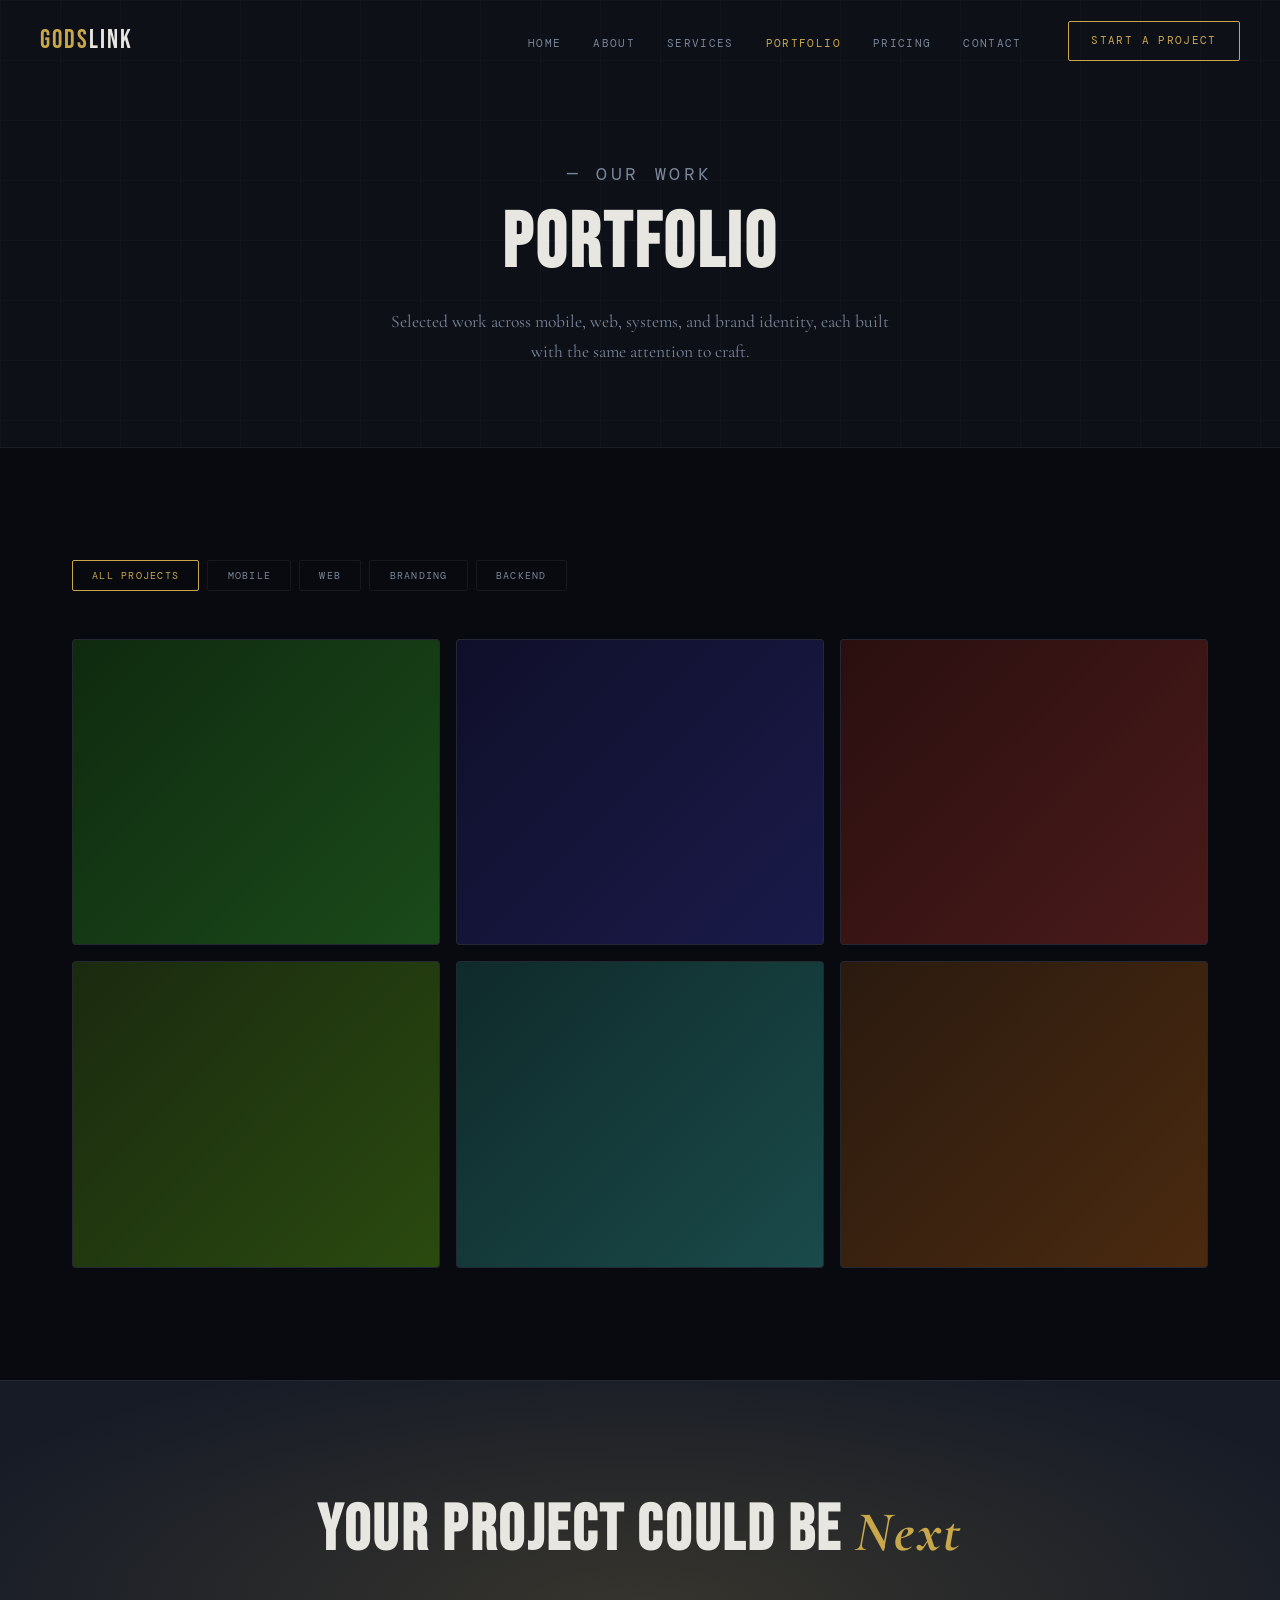
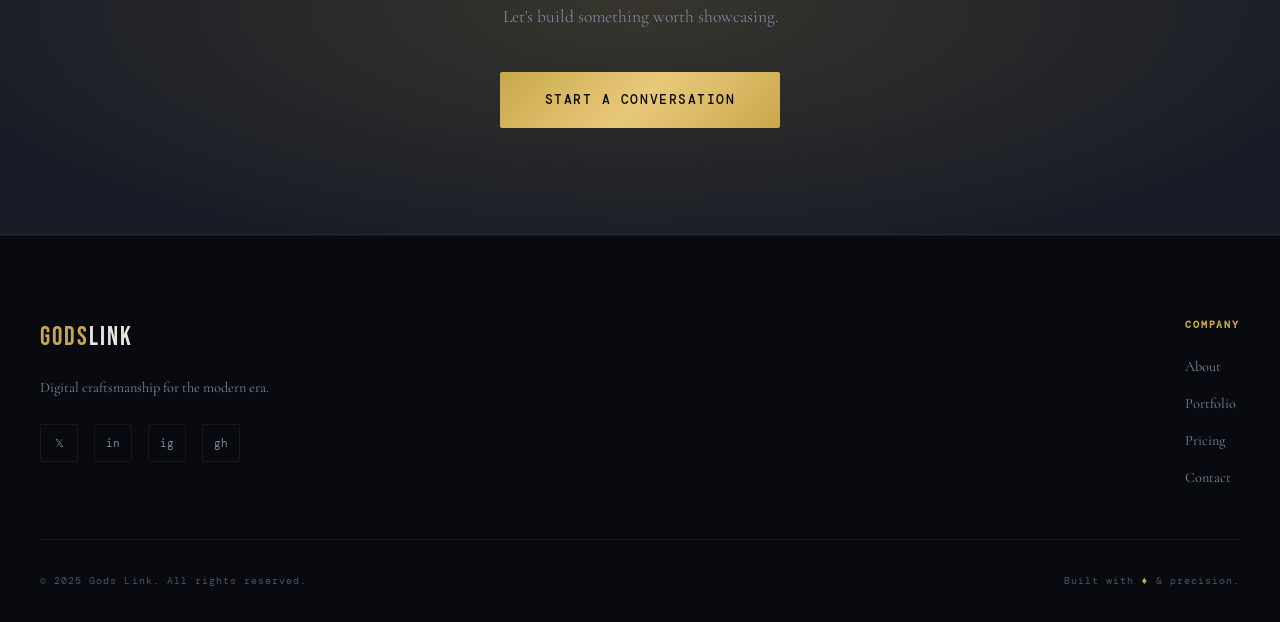
<file: gods-link-website/portfolio.html>
<!DOCTYPE html>
<html lang="en">
<head>
  <meta charset="UTF-8" />
  <meta name="viewport" content="width=device-width, initial-scale=1.0" />
  <title>Portfolio — Gods Link</title>
  <link rel="stylesheet" href="assets/css/colors.css" />
  <link rel="stylesheet" href="assets/css/style.css" />
  <link rel="stylesheet" href="assets/css/animations.css" />
  <link rel="stylesheet" href="assets/css/responsive.css" />
  <link rel="preconnect" href="https://fonts.googleapis.com" />
  <link href="https://fonts.googleapis.com/css2?family=Cormorant+Garamond:ital,wght@0,300;0,400;0,600;1,300;1,400&family=DM+Mono:wght@300;400;500&family=Bebas+Neue&display=swap" rel="stylesheet" />
</head>
<body>

  <nav class="navbar" id="navbar">
    <div class="nav-inner">
      <a href="index.html" class="nav-logo"><span class="logo-god">GODS</span><span class="logo-link">LINK</span></a>
      <ul class="nav-links" id="navLinks">
        <li><a href="index.html" class="nav-item">Home</a></li>
        <li><a href="about.html" class="nav-item">About</a></li>
        <li><a href="services.html" class="nav-item">Services</a></li>
        <li><a href="portfolio.html" class="nav-item active">Portfolio</a></li>
        <li><a href="pricing.html" class="nav-item">Pricing</a></li>
        <li><a href="contact.html" class="nav-item">Contact</a></li>
      </ul>
      <a href="contact.html" class="nav-cta">Start a Project</a>
      <button class="hamburger" id="hamburger"><span></span><span></span><span></span></button>
    </div>
  </nav>

  <section class="page-hero">
    <div class="page-hero-bg"></div>
    <div class="page-hero-content">
      <p class="page-hero-eyebrow reveal">— Our Work</p>
      <h1 class="reveal delay-1">Portfolio</h1>
      <p class="reveal delay-2">Selected work across mobile, web, systems, and brand identity, each built with the same attention to craft.</p>
    </div>
  </section>

  <section class="section">
    <div class="container">
      <div class="filter-bar reveal">
        <button class="filter-btn active" data-filter="all">All Projects</button>
        <button class="filter-btn" data-filter="mobile">Mobile</button>
        <button class="filter-btn" data-filter="web">Web</button>
        <button class="filter-btn" data-filter="brand">Branding</button>
        <button class="filter-btn" data-filter="backend">Backend</button>
      </div>

      <div class="portfolio-full-grid">
        <div class="portfolio-item reveal" data-category="mobile">
          <div class="portfolio-item-img pi-1"></div>
          <div class="portfolio-item-overlay">
            <span class="port-tag">Mobile App</span>
            <h3>FinTrack Pro</h3>
            <p>Personal finance management with real-time analytics and AI insights.</p>
          </div>
        </div>
        <div class="portfolio-item reveal delay-1" data-category="web">
          <div class="portfolio-item-img pi-2"></div>
          <div class="portfolio-item-overlay">
            <span class="port-tag">E-Commerce</span>
            <h3>NexaShop</h3>
            <p>High-performance e-commerce platform handling 50K+ daily transactions.</p>
          </div>
        </div>
        <div class="portfolio-item reveal delay-2" data-category="brand">
          <div class="portfolio-item-img pi-3"></div>
          <div class="portfolio-item-overlay">
            <span class="port-tag">Branding</span>
            <h3>Aura Health</h3>
            <p>Complete brand identity for wellness startup — logo, palette, design system.</p>
          </div>
        </div>
        <div class="portfolio-item reveal delay-3" data-category="backend">
          <div class="portfolio-item-img pi-4"></div>
          <div class="portfolio-item-overlay">
            <span class="port-tag">Backend</span>
            <h3>LogiChain API</h3>
            <p>Supply chain management API serving 200+ enterprise clients.</p>
          </div>
        </div>
        <div class="portfolio-item reveal delay-4" data-category="mobile">
          <div class="portfolio-item-img pi-5"></div>
          <div class="portfolio-item-overlay">
            <span class="port-tag">Mobile App</span>
            <h3>EduFlow</h3>
            <p>Cross-platform learning app with offline mode and progress tracking.</p>
          </div>
        </div>
        <div class="portfolio-item reveal delay-5" data-category="web">
          <div class="portfolio-item-img pi-6"></div>
          <div class="portfolio-item-overlay">
            <span class="port-tag">Web Platform</span>
            <h3>MediDash</h3>
            <p>Healthcare dashboard for clinicians — HIPAA-compliant and real-time.</p>
          </div>
        </div>
      </div>
    </div>
  </section>

  <section class="cta-banner reveal">
    <div class="cta-inner">
      <h2>Your Project Could Be <em>Next</em></h2>
      <p>Let's build something worth showcasing.</p>
      <a href="contact.html" class="btn-primary btn-large">Start a Conversation</a>
    </div>
  </section>

  <footer class="footer">
    <div class="footer-inner">
      <div class="footer-brand">
        <a href="index.html" class="nav-logo"><span class="logo-god">GODS</span><span class="logo-link">LINK</span></a>
        <p>Digital craftsmanship for the modern era.</p>
        <div class="footer-socials"><a href="#">𝕏</a><a href="#">in</a><a href="#">ig</a><a href="#">gh</a></div>
      </div>
      <div class="footer-links">
        <div class="footer-col">
          <h4>Company</h4>
          <a href="about.html">About</a><a href="portfolio.html">Portfolio</a><a href="pricing.html">Pricing</a><a href="contact.html">Contact</a>
        </div>
      </div>
    </div>
    <div class="footer-bottom">
      <p>© 2025 Gods Link. All rights reserved.</p>
      <p>Built with <span style="color:var(--accent)">♦</span> & precision.</p>
    </div>
  </footer>

  <script src="assets/js/navbar.js"></script>
  <script src="assets/js/animation.js"></script>
  <script src="assets/js/main.js"></script>
</body>
</html>
</file>
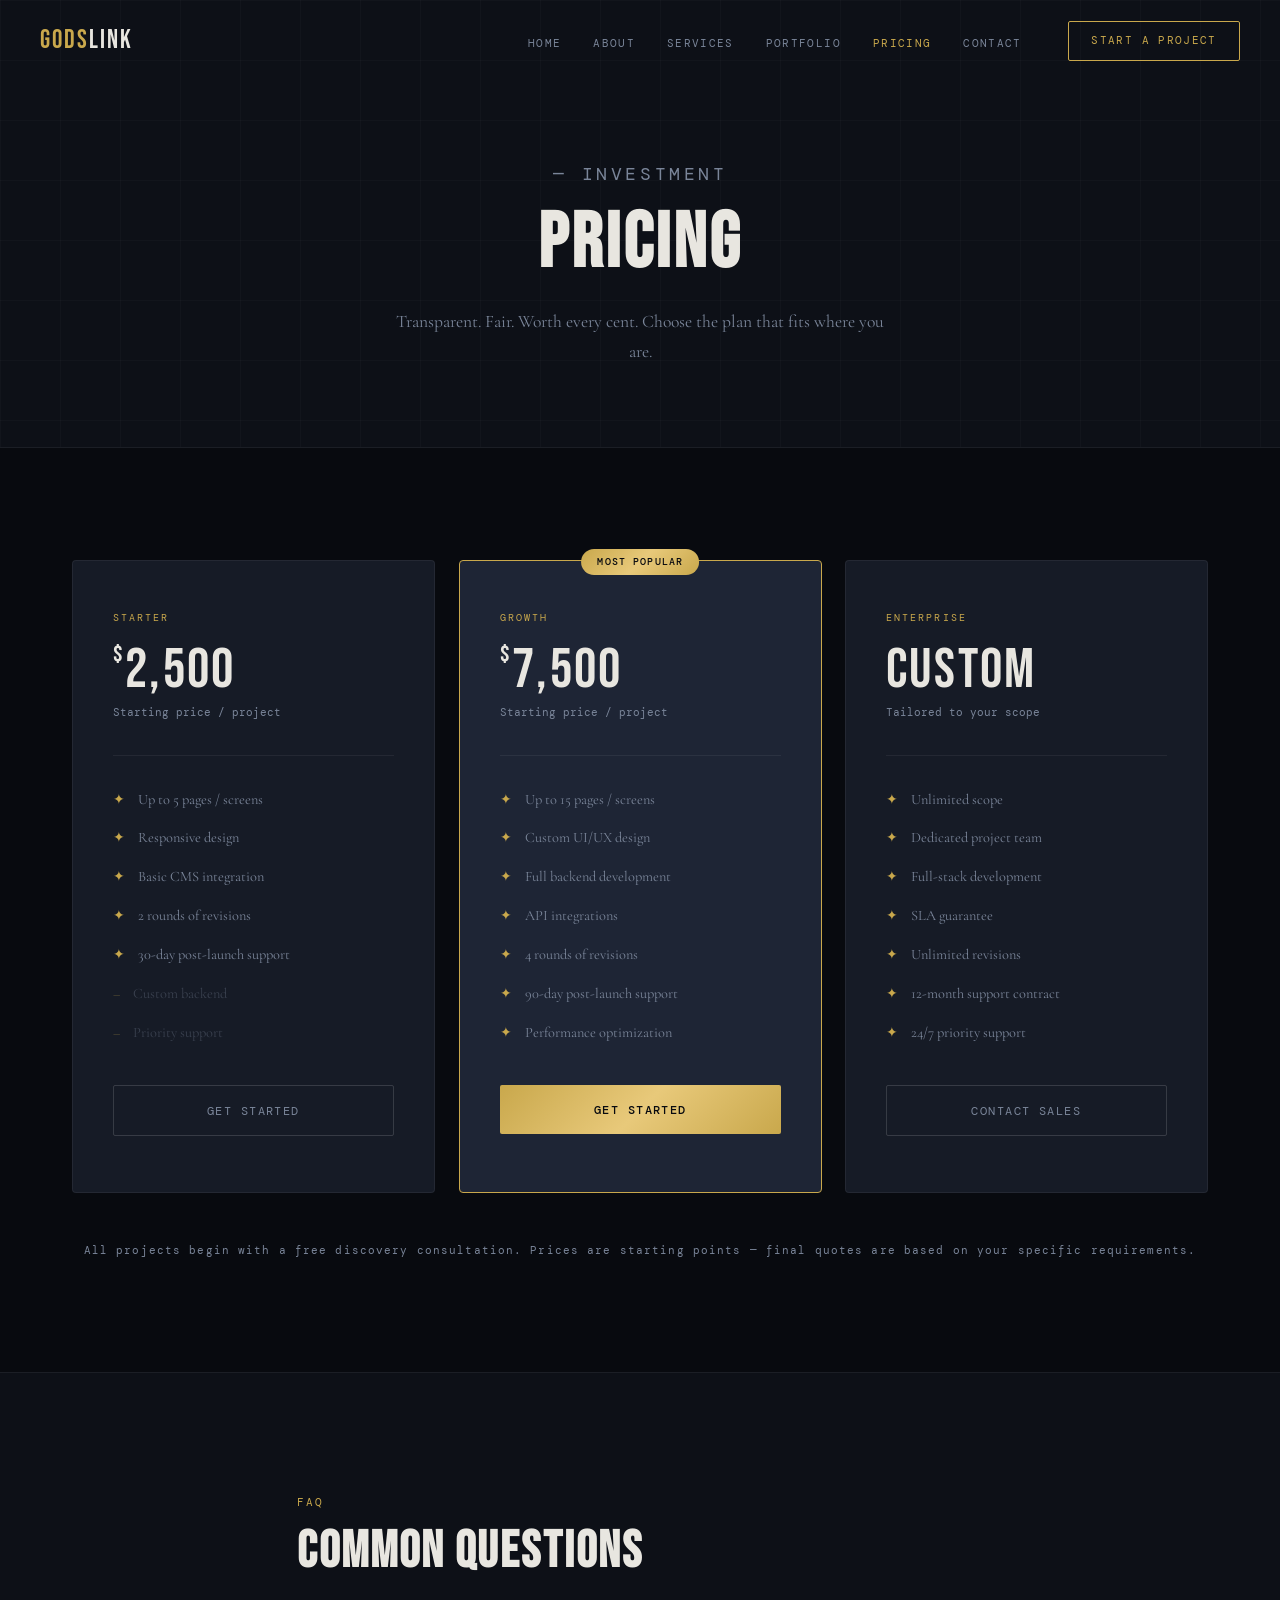
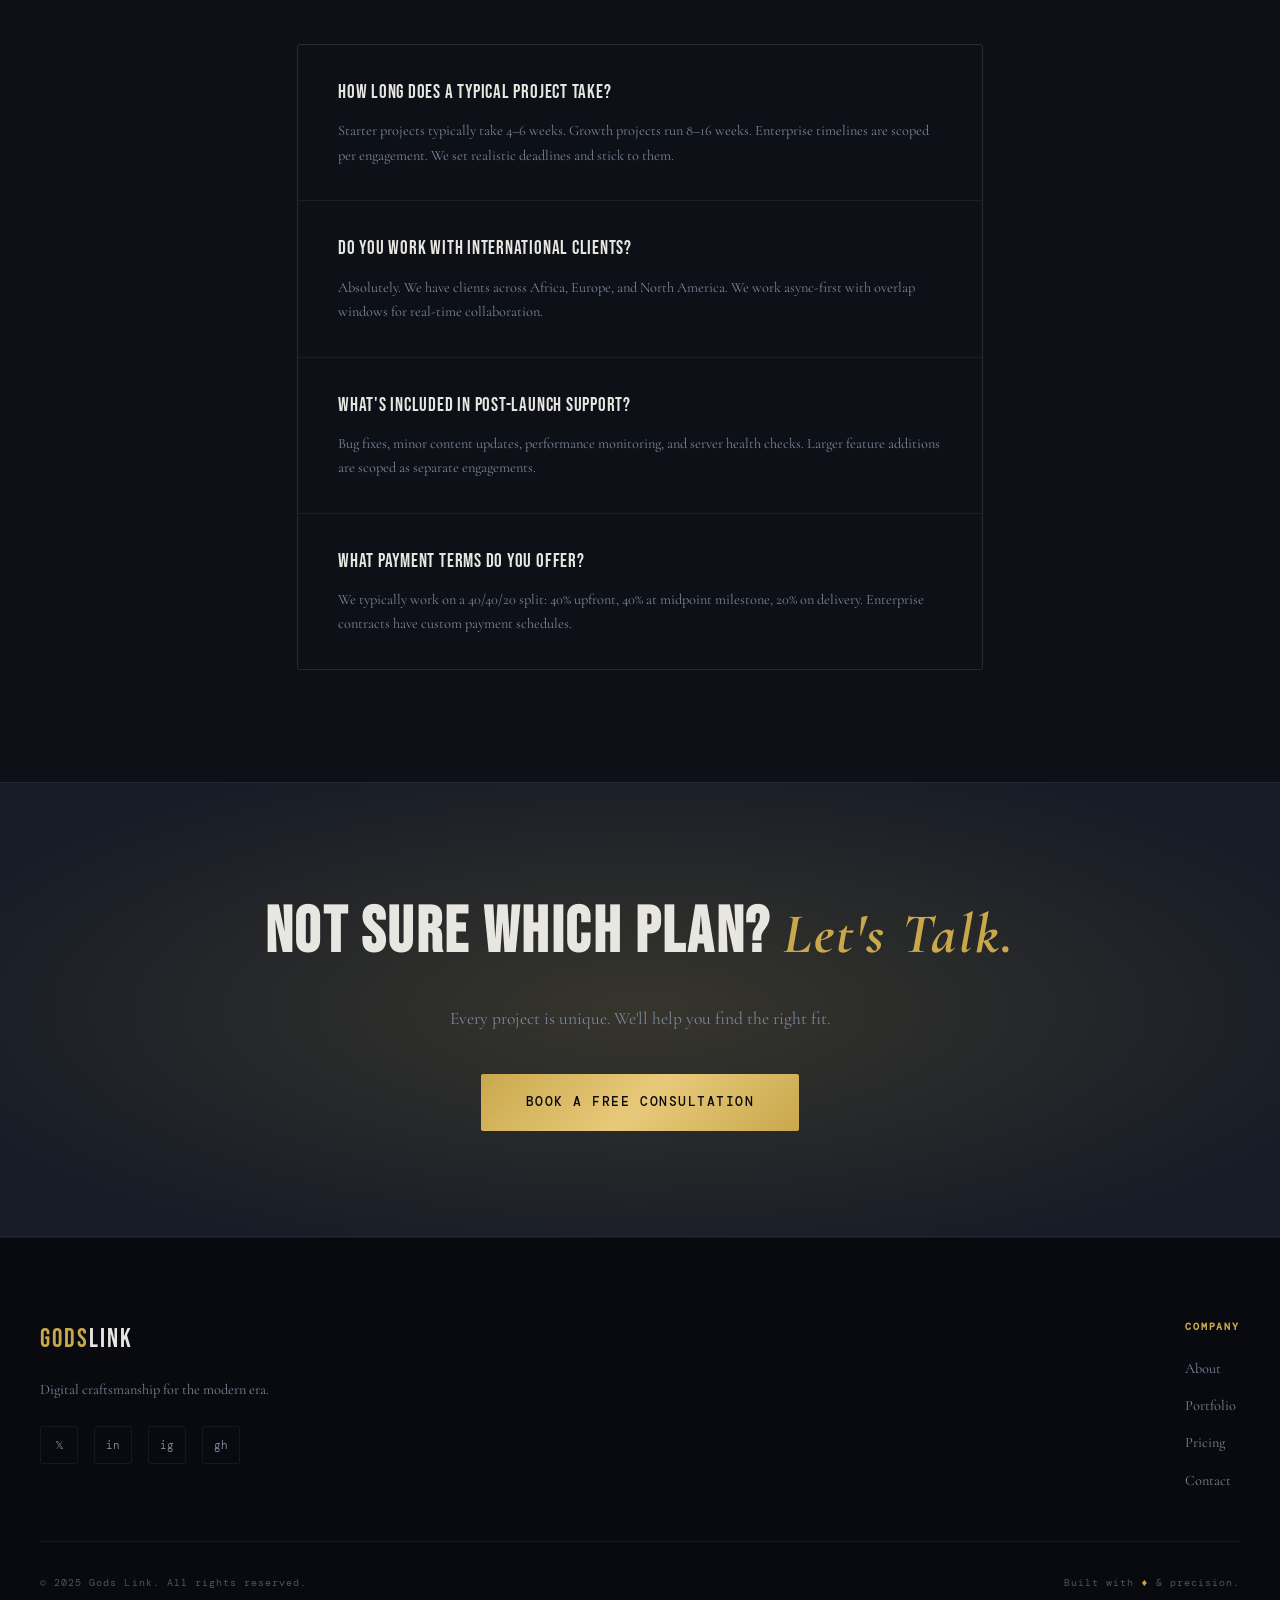
<file: gods-link-website/pricing.html>
<!DOCTYPE html>
<html lang="en">
<head>
  <meta charset="UTF-8" />
  <meta name="viewport" content="width=device-width, initial-scale=1.0" />
  <title>Pricing — Gods Link</title>
  <link rel="stylesheet" href="assets/css/colors.css" />
  <link rel="stylesheet" href="assets/css/style.css" />
  <link rel="stylesheet" href="assets/css/animations.css" />
  <link rel="stylesheet" href="assets/css/responsive.css" />
  <link rel="preconnect" href="https://fonts.googleapis.com" />
  <link href="https://fonts.googleapis.com/css2?family=Cormorant+Garamond:ital,wght@0,300;0,400;0,600;1,300;1,400&family=DM+Mono:wght@300;400;500&family=Bebas+Neue&display=swap" rel="stylesheet" />
</head>
<body>

  <nav class="navbar" id="navbar">
    <div class="nav-inner">
      <a href="index.html" class="nav-logo"><span class="logo-god">GODS</span><span class="logo-link">LINK</span></a>
      <ul class="nav-links" id="navLinks">
        <li><a href="index.html" class="nav-item">Home</a></li>
        <li><a href="about.html" class="nav-item">About</a></li>
        <li><a href="services.html" class="nav-item">Services</a></li>
        <li><a href="portfolio.html" class="nav-item">Portfolio</a></li>
        <li><a href="pricing.html" class="nav-item active">Pricing</a></li>
        <li><a href="contact.html" class="nav-item">Contact</a></li>
      </ul>
      <a href="contact.html" class="nav-cta">Start a Project</a>
      <button class="hamburger" id="hamburger"><span></span><span></span><span></span></button>
    </div>
  </nav>

  <section class="page-hero">
    <div class="page-hero-bg"></div>
    <div class="page-hero-content">
      <p class="page-hero-eyebrow reveal">— Investment</p>
      <h1 class="reveal delay-1">Pricing</h1>
      <p class="reveal delay-2">Transparent. Fair. Worth every cent. Choose the plan that fits where you are.</p>
    </div>
  </section>

  <section class="section">
    <div class="container">
      <div class="pricing-grid">
        <!-- Starter -->
        <div class="pricing-card reveal">
          <div class="pricing-tier">Starter</div>
          <div class="pricing-price"><sup>$</sup>2,500</div>
          <div class="pricing-period">Starting price / project</div>
          <div class="pricing-divider"></div>
          <div class="pricing-features">
            <div class="pricing-feature"><span class="check">✦</span><span>Up to 5 pages / screens</span></div>
            <div class="pricing-feature"><span class="check">✦</span><span>Responsive design</span></div>
            <div class="pricing-feature"><span class="check">✦</span><span>Basic CMS integration</span></div>
            <div class="pricing-feature"><span class="check">✦</span><span>2 rounds of revisions</span></div>
            <div class="pricing-feature"><span class="check">✦</span><span>30-day post-launch support</span></div>
            <div class="pricing-feature" style="opacity:0.35;"><span class="check">–</span><span>Custom backend</span></div>
            <div class="pricing-feature" style="opacity:0.35;"><span class="check">–</span><span>Priority support</span></div>
          </div>
          <a href="contact.html" class="btn-ghost">Get Started</a>
        </div>

        <!-- Growth (featured) -->
        <div class="pricing-card featured reveal delay-1">
          <div class="pricing-badge">Most Popular</div>
          <div class="pricing-tier">Growth</div>
          <div class="pricing-price"><sup>$</sup>7,500</div>
          <div class="pricing-period">Starting price / project</div>
          <div class="pricing-divider"></div>
          <div class="pricing-features">
            <div class="pricing-feature"><span class="check">✦</span><span>Up to 15 pages / screens</span></div>
            <div class="pricing-feature"><span class="check">✦</span><span>Custom UI/UX design</span></div>
            <div class="pricing-feature"><span class="check">✦</span><span>Full backend development</span></div>
            <div class="pricing-feature"><span class="check">✦</span><span>API integrations</span></div>
            <div class="pricing-feature"><span class="check">✦</span><span>4 rounds of revisions</span></div>
            <div class="pricing-feature"><span class="check">✦</span><span>90-day post-launch support</span></div>
            <div class="pricing-feature"><span class="check">✦</span><span>Performance optimization</span></div>
          </div>
          <a href="contact.html" class="btn-primary">Get Started</a>
        </div>

        <!-- Enterprise -->
        <div class="pricing-card reveal delay-2">
          <div class="pricing-tier">Enterprise</div>
          <div class="pricing-price">Custom</div>
          <div class="pricing-period">Tailored to your scope</div>
          <div class="pricing-divider"></div>
          <div class="pricing-features">
            <div class="pricing-feature"><span class="check">✦</span><span>Unlimited scope</span></div>
            <div class="pricing-feature"><span class="check">✦</span><span>Dedicated project team</span></div>
            <div class="pricing-feature"><span class="check">✦</span><span>Full-stack development</span></div>
            <div class="pricing-feature"><span class="check">✦</span><span>SLA guarantee</span></div>
            <div class="pricing-feature"><span class="check">✦</span><span>Unlimited revisions</span></div>
            <div class="pricing-feature"><span class="check">✦</span><span>12-month support contract</span></div>
            <div class="pricing-feature"><span class="check">✦</span><span>24/7 priority support</span></div>
          </div>
          <a href="contact.html" class="btn-ghost">Contact Sales</a>
        </div>
      </div>

      <!-- Note -->
      <div style="margin-top:3rem;text-align:center;" class="reveal">
        <p style="font-family:var(--font-mono);font-size:0.7rem;color:var(--text-muted);letter-spacing:0.1em;">
          All projects begin with a free discovery consultation. Prices are starting points — final quotes are based on your specific requirements.
        </p>
      </div>
    </div>
  </section>

  <!-- FAQ -->
  <section class="section" style="background:var(--bg2);border-top:1px solid var(--border);">
    <div class="container" style="max-width:750px;">
      <div class="section-header reveal">
        <span class="section-label">FAQ</span>
        <h2 class="section-title">Common Questions</h2>
      </div>
      <div style="display:flex;flex-direction:column;gap:1px;background:var(--border);border:1px solid var(--border);border-radius:4px;overflow:hidden;">
        <div style="background:var(--bg2);padding:2rem 2.5rem;" class="reveal">
          <p style="font-family:var(--font-display);font-size:1.2rem;letter-spacing:0.04em;margin-bottom:0.6rem;">How long does a typical project take?</p>
          <p style="font-size:0.9rem;color:var(--text-muted);">Starter projects typically take 4–6 weeks. Growth projects run 8–16 weeks. Enterprise timelines are scoped per engagement. We set realistic deadlines and stick to them.</p>
        </div>
        <div style="background:var(--bg2);padding:2rem 2.5rem;" class="reveal delay-1">
          <p style="font-family:var(--font-display);font-size:1.2rem;letter-spacing:0.04em;margin-bottom:0.6rem;">Do you work with international clients?</p>
          <p style="font-size:0.9rem;color:var(--text-muted);">Absolutely. We have clients across Africa, Europe, and North America. We work async-first with overlap windows for real-time collaboration.</p>
        </div>
        <div style="background:var(--bg2);padding:2rem 2.5rem;" class="reveal delay-2">
          <p style="font-family:var(--font-display);font-size:1.2rem;letter-spacing:0.04em;margin-bottom:0.6rem;">What's included in post-launch support?</p>
          <p style="font-size:0.9rem;color:var(--text-muted);">Bug fixes, minor content updates, performance monitoring, and server health checks. Larger feature additions are scoped as separate engagements.</p>
        </div>
        <div style="background:var(--bg2);padding:2rem 2.5rem;" class="reveal delay-3">
          <p style="font-family:var(--font-display);font-size:1.2rem;letter-spacing:0.04em;margin-bottom:0.6rem;">What payment terms do you offer?</p>
          <p style="font-size:0.9rem;color:var(--text-muted);">We typically work on a 40/40/20 split: 40% upfront, 40% at midpoint milestone, 20% on delivery. Enterprise contracts have custom payment schedules.</p>
        </div>
      </div>
    </div>
  </section>

  <section class="cta-banner reveal">
    <div class="cta-inner">
      <h2>Not Sure Which Plan? <em>Let's Talk.</em></h2>
      <p>Every project is unique. We'll help you find the right fit.</p>
      <a href="contact.html" class="btn-primary btn-large">Book a Free Consultation</a>
    </div>
  </section>

  <footer class="footer">
    <div class="footer-inner">
      <div class="footer-brand">
        <a href="index.html" class="nav-logo"><span class="logo-god">GODS</span><span class="logo-link">LINK</span></a>
        <p>Digital craftsmanship for the modern era.</p>
        <div class="footer-socials"><a href="#">𝕏</a><a href="#">in</a><a href="#">ig</a><a href="#">gh</a></div>
      </div>
      <div class="footer-links">
        <div class="footer-col">
          <h4>Company</h4>
          <a href="about.html">About</a><a href="portfolio.html">Portfolio</a><a href="pricing.html">Pricing</a><a href="contact.html">Contact</a>
        </div>
      </div>
    </div>
    <div class="footer-bottom">
      <p>© 2025 Gods Link. All rights reserved.</p>
      <p>Built with <span style="color:var(--accent)">♦</span> & precision.</p>
    </div>
  </footer>

  <script src="assets/js/navbar.js"></script>
  <script src="assets/js/animation.js"></script>
</body>
</html>
</file>
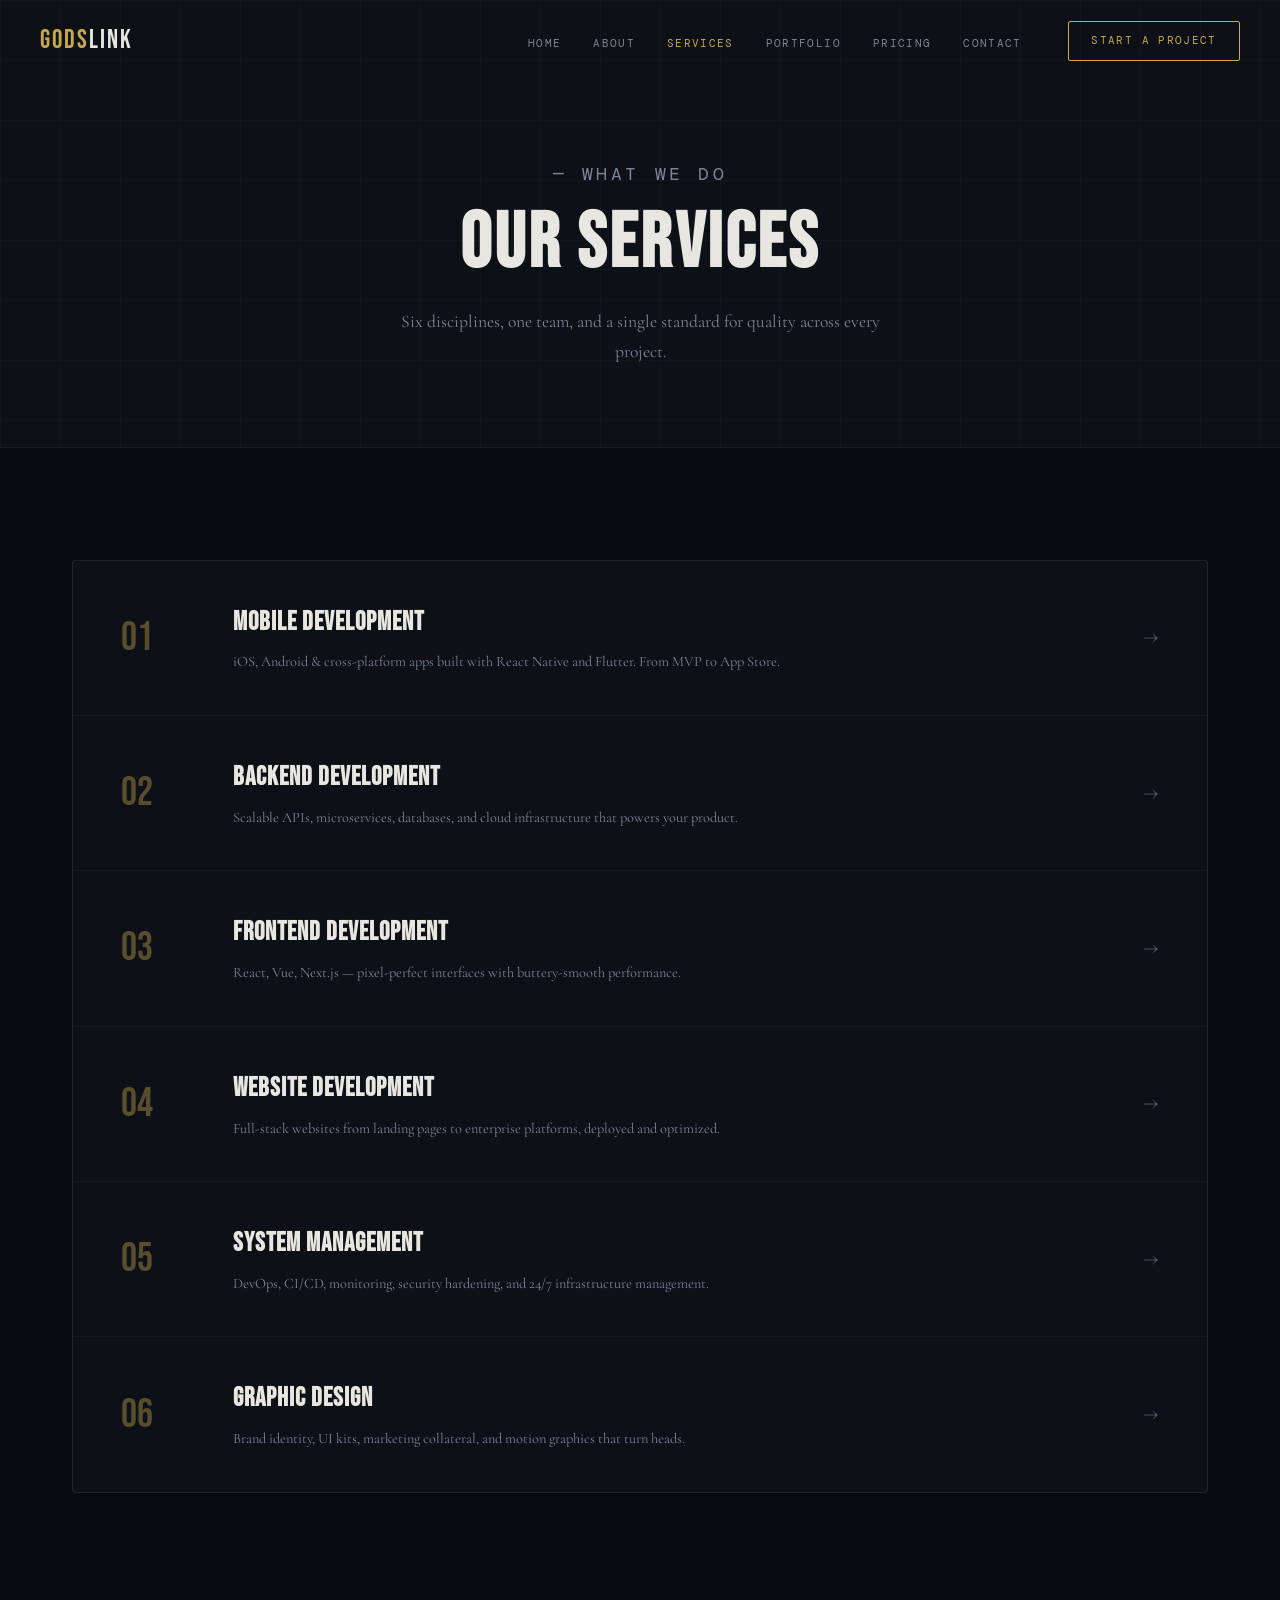
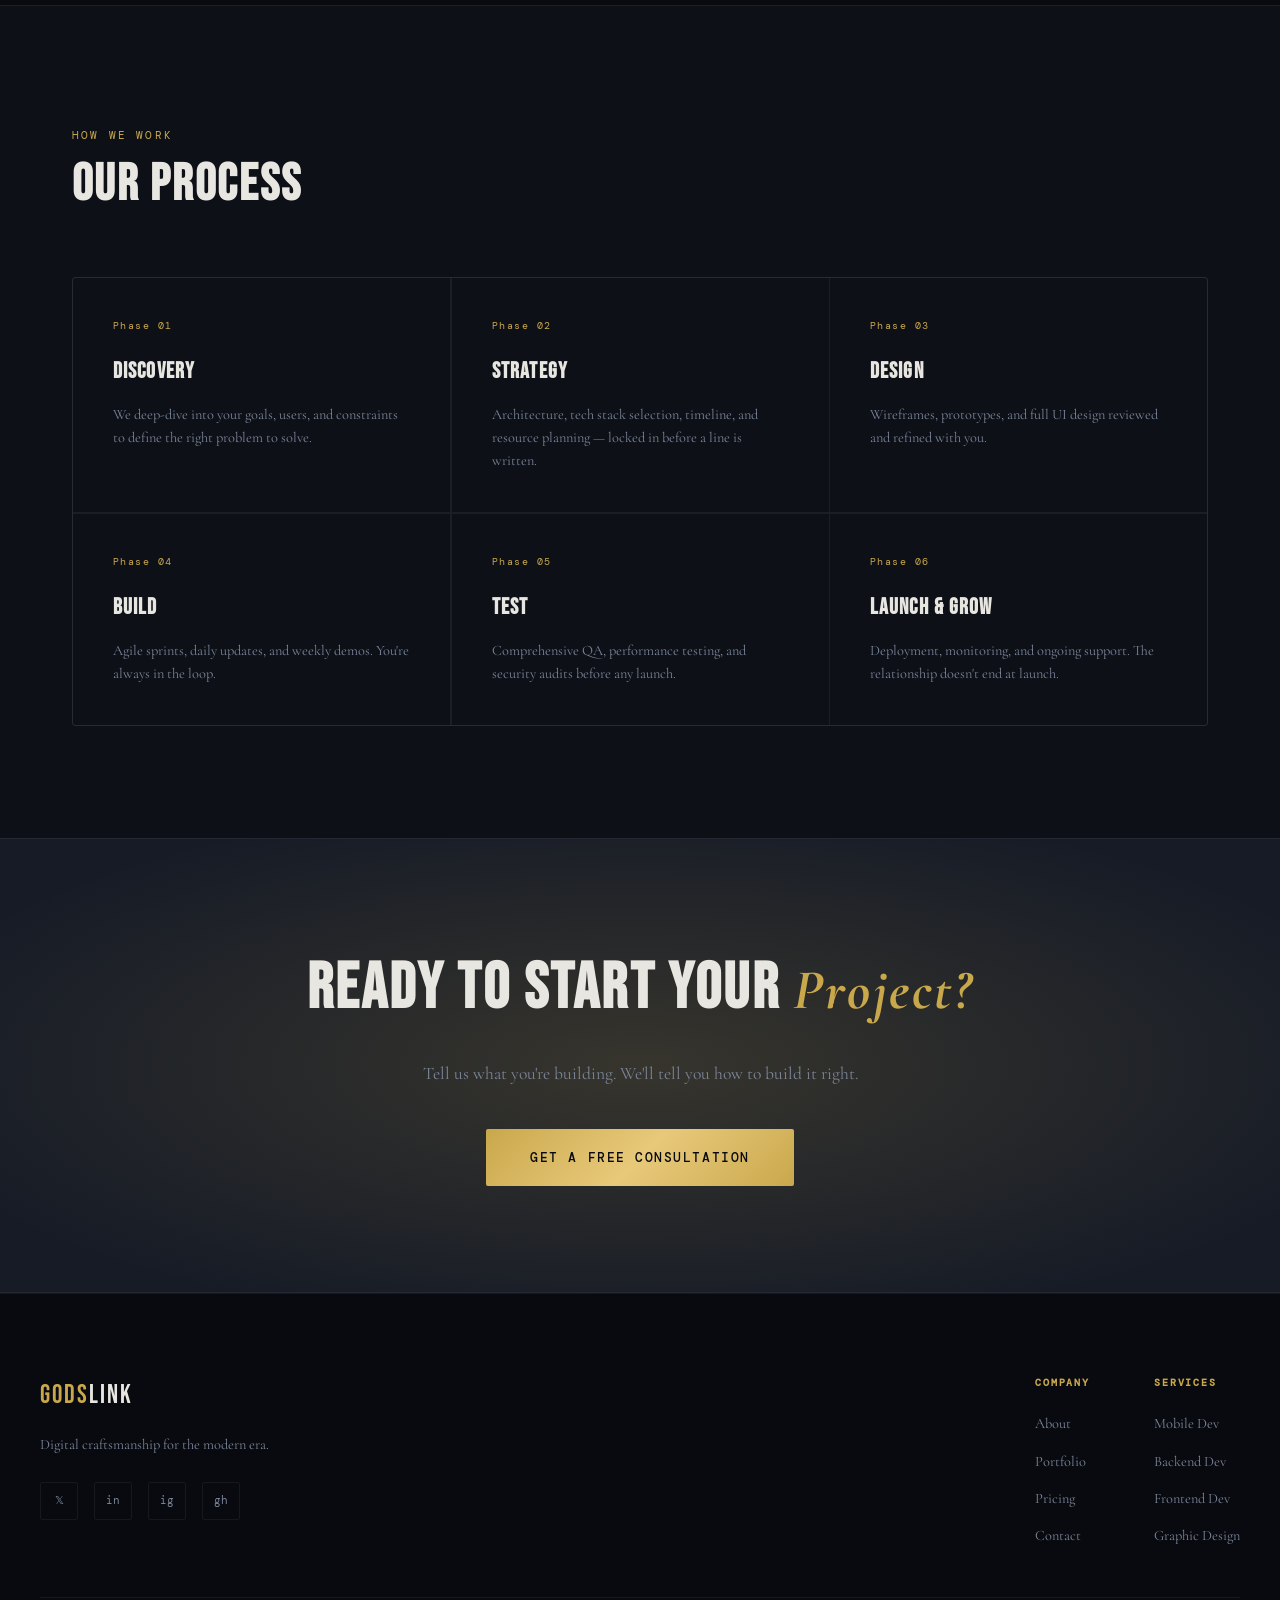
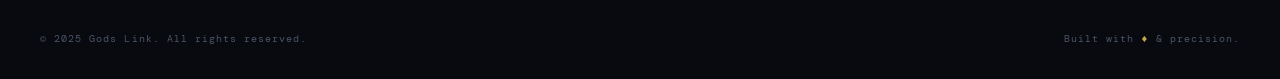
<file: gods-link-website/services.html>
<!DOCTYPE html>
<html lang="en">
<head>
  <meta charset="UTF-8" />
  <meta name="viewport" content="width=device-width, initial-scale=1.0" />
  <title>Services — Gods Link</title>
  <link rel="stylesheet" href="assets/css/colors.css" />
  <link rel="stylesheet" href="assets/css/style.css" />
  <link rel="stylesheet" href="assets/css/animations.css" />
  <link rel="stylesheet" href="assets/css/responsive.css" />
  <link rel="preconnect" href="https://fonts.googleapis.com" />
  <link href="https://fonts.googleapis.com/css2?family=Cormorant+Garamond:ital,wght@0,300;0,400;0,600;1,300;1,400&family=DM+Mono:wght@300;400;500&family=Bebas+Neue&display=swap" rel="stylesheet" />
</head>
<body>

  <nav class="navbar" id="navbar">
    <div class="nav-inner">
      <a href="index.html" class="nav-logo"><span class="logo-god">GODS</span><span class="logo-link">LINK</span></a>
      <ul class="nav-links" id="navLinks">
        <li><a href="index.html" class="nav-item">Home</a></li>
        <li><a href="about.html" class="nav-item">About</a></li>
        <li><a href="services.html" class="nav-item active">Services</a></li>
        <li><a href="portfolio.html" class="nav-item">Portfolio</a></li>
        <li><a href="pricing.html" class="nav-item">Pricing</a></li>
        <li><a href="contact.html" class="nav-item">Contact</a></li>
      </ul>
      <a href="contact.html" class="nav-cta">Start a Project</a>
      <button class="hamburger" id="hamburger"><span></span><span></span><span></span></button>
    </div>
  </nav>

  <section class="page-hero">
    <div class="page-hero-bg"></div>
    <div class="page-hero-content">
      <p class="page-hero-eyebrow reveal">— What We Do</p>
      <h1 class="reveal delay-1">Our Services</h1>
      <p class="reveal delay-2">Six disciplines, one team, and a single standard for quality across every project.</p>
    </div>
  </section>

  <section class="section">
    <div class="container">
      <div class="services-full-grid reveal">
        <a href="pages/services/mobile-development.html" class="service-row">
          <div class="service-row-num">01</div>
          <div class="service-row-content">
            <h3>Mobile Development</h3>
            <p>iOS, Android & cross-platform apps built with React Native and Flutter. From MVP to App Store.</p>
          </div>
          <div class="service-row-arrow">→</div>
        </a>
        <a href="pages/services/backend-development.html" class="service-row">
          <div class="service-row-num">02</div>
          <div class="service-row-content">
            <h3>Backend Development</h3>
            <p>Scalable APIs, microservices, databases, and cloud infrastructure that powers your product.</p>
          </div>
          <div class="service-row-arrow">→</div>
        </a>
        <a href="pages/services/frontend-development.html" class="service-row">
          <div class="service-row-num">03</div>
          <div class="service-row-content">
            <h3>Frontend Development</h3>
            <p>React, Vue, Next.js — pixel-perfect interfaces with buttery-smooth performance.</p>
          </div>
          <div class="service-row-arrow">→</div>
        </a>
        <a href="pages/services/website-development.html" class="service-row">
          <div class="service-row-num">04</div>
          <div class="service-row-content">
            <h3>Website Development</h3>
            <p>Full-stack websites from landing pages to enterprise platforms, deployed and optimized.</p>
          </div>
          <div class="service-row-arrow">→</div>
        </a>
        <a href="pages/services/system-management.html" class="service-row">
          <div class="service-row-num">05</div>
          <div class="service-row-content">
            <h3>System Management</h3>
            <p>DevOps, CI/CD, monitoring, security hardening, and 24/7 infrastructure management.</p>
          </div>
          <div class="service-row-arrow">→</div>
        </a>
        <a href="pages/services/graphic-design.html" class="service-row">
          <div class="service-row-num">06</div>
          <div class="service-row-content">
            <h3>Graphic Design</h3>
            <p>Brand identity, UI kits, marketing collateral, and motion graphics that turn heads.</p>
          </div>
          <div class="service-row-arrow">→</div>
        </a>
      </div>
    </div>
  </section>

  <!-- PROCESS -->
  <section class="section" style="background:var(--bg2);border-top:1px solid var(--border);">
    <div class="container">
      <div class="section-header reveal">
        <span class="section-label">How We Work</span>
        <h2 class="section-title">Our Process</h2>
      </div>
      <div class="services-grid">
        <div class="service-card reveal">
          <div class="card-num">Phase 01</div>
          <h3>Discovery</h3>
          <p>We deep-dive into your goals, users, and constraints to define the right problem to solve.</p>
        </div>
        <div class="service-card reveal delay-1">
          <div class="card-num">Phase 02</div>
          <h3>Strategy</h3>
          <p>Architecture, tech stack selection, timeline, and resource planning — locked in before a line is written.</p>
        </div>
        <div class="service-card reveal delay-2">
          <div class="card-num">Phase 03</div>
          <h3>Design</h3>
          <p>Wireframes, prototypes, and full UI design reviewed and refined with you.</p>
        </div>
        <div class="service-card reveal delay-3">
          <div class="card-num">Phase 04</div>
          <h3>Build</h3>
          <p>Agile sprints, daily updates, and weekly demos. You're always in the loop.</p>
        </div>
        <div class="service-card reveal delay-4">
          <div class="card-num">Phase 05</div>
          <h3>Test</h3>
          <p>Comprehensive QA, performance testing, and security audits before any launch.</p>
        </div>
        <div class="service-card reveal delay-5">
          <div class="card-num">Phase 06</div>
          <h3>Launch & Grow</h3>
          <p>Deployment, monitoring, and ongoing support. The relationship doesn't end at launch.</p>
        </div>
      </div>
    </div>
  </section>

  <section class="cta-banner reveal">
    <div class="cta-inner">
      <h2>Ready to Start Your <em>Project?</em></h2>
      <p>Tell us what you're building. We'll tell you how to build it right.</p>
      <a href="contact.html" class="btn-primary btn-large">Get a Free Consultation</a>
    </div>
  </section>

  <footer class="footer">
    <div class="footer-inner">
      <div class="footer-brand">
        <a href="index.html" class="nav-logo"><span class="logo-god">GODS</span><span class="logo-link">LINK</span></a>
        <p>Digital craftsmanship for the modern era.</p>
        <div class="footer-socials"><a href="#">𝕏</a><a href="#">in</a><a href="#">ig</a><a href="#">gh</a></div>
      </div>
      <div class="footer-links">
        <div class="footer-col">
          <h4>Company</h4>
          <a href="about.html">About</a><a href="portfolio.html">Portfolio</a><a href="pricing.html">Pricing</a><a href="contact.html">Contact</a>
        </div>
        <div class="footer-col">
          <h4>Services</h4>
          <a href="pages/services/mobile-development.html">Mobile Dev</a>
          <a href="pages/services/backend-development.html">Backend Dev</a>
          <a href="pages/services/frontend-development.html">Frontend Dev</a>
          <a href="pages/services/graphic-design.html">Graphic Design</a>
        </div>
      </div>
    </div>
    <div class="footer-bottom">
      <p>© 2025 Gods Link. All rights reserved.</p>
      <p>Built with <span style="color:var(--accent)">♦</span> & precision.</p>
    </div>
  </footer>

  <script src="assets/js/navbar.js"></script>
  <script src="assets/js/animation.js"></script>
</body>
</html>
</file>
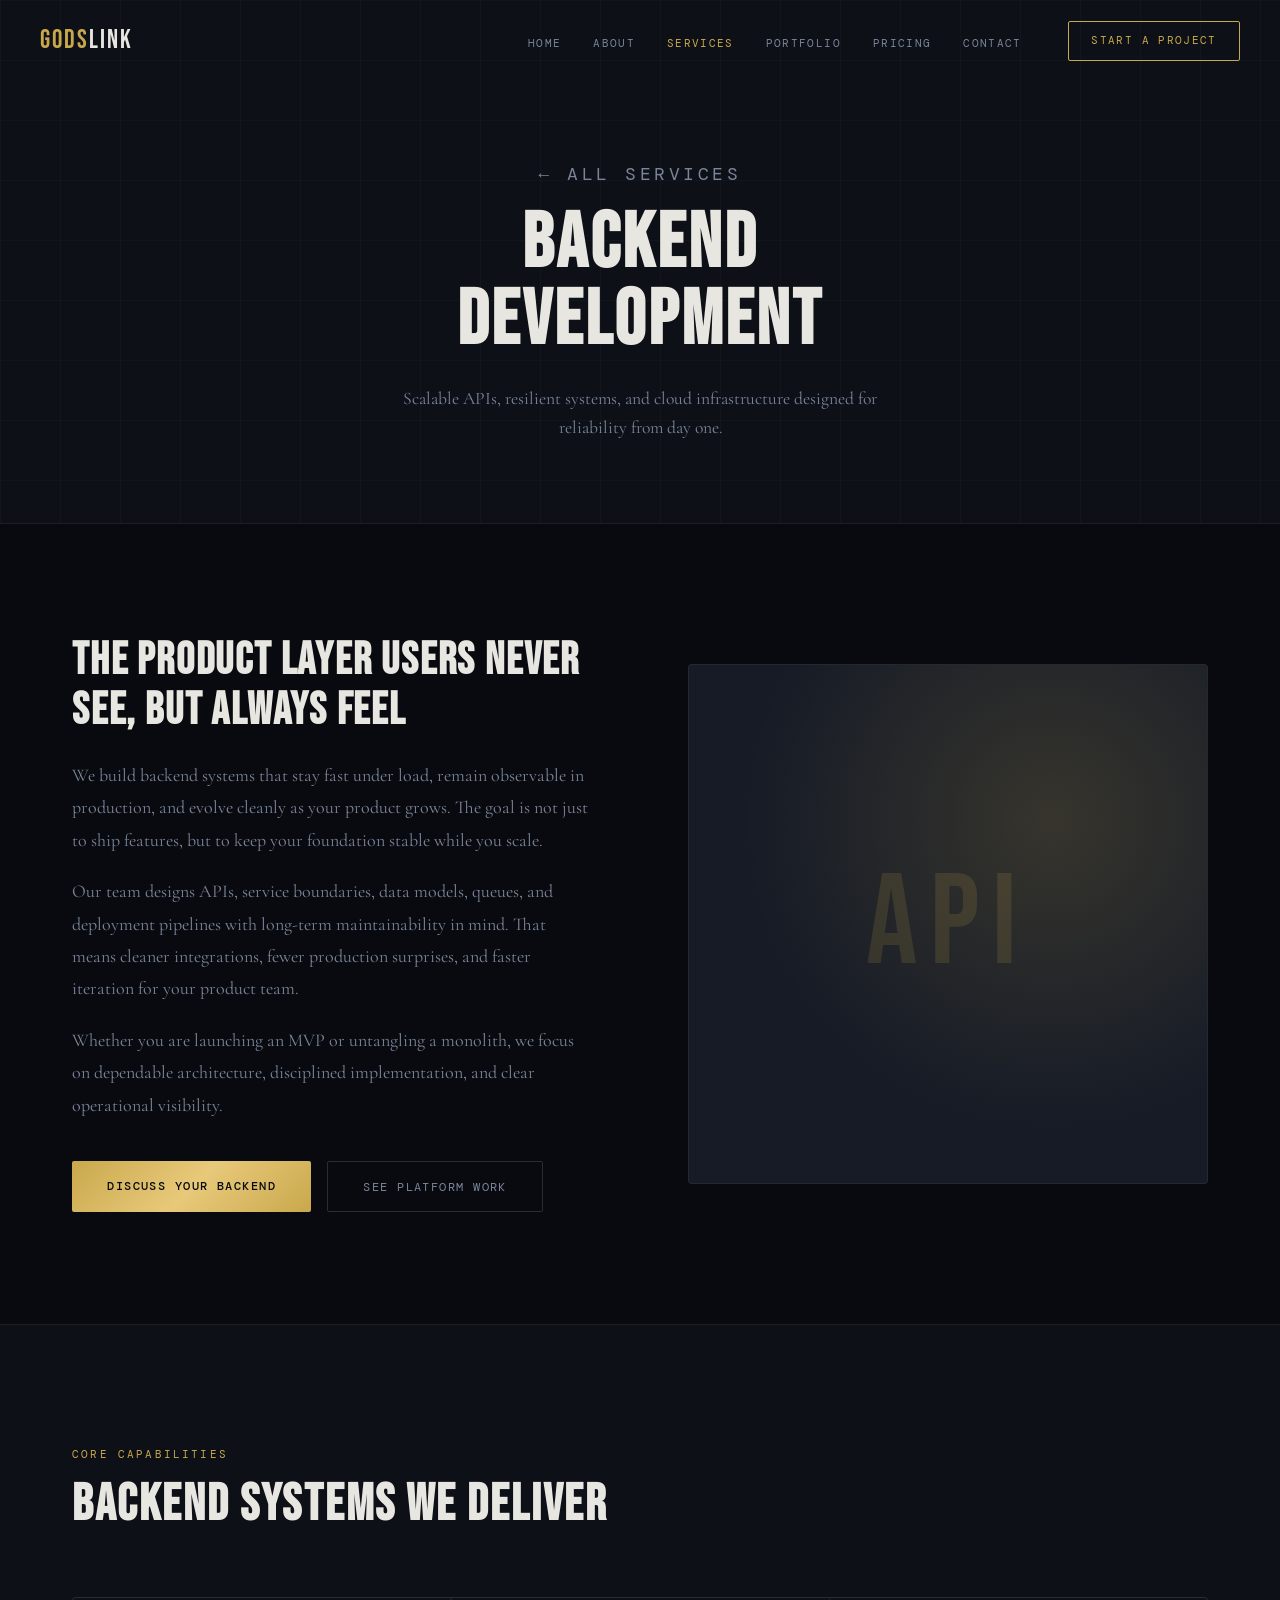
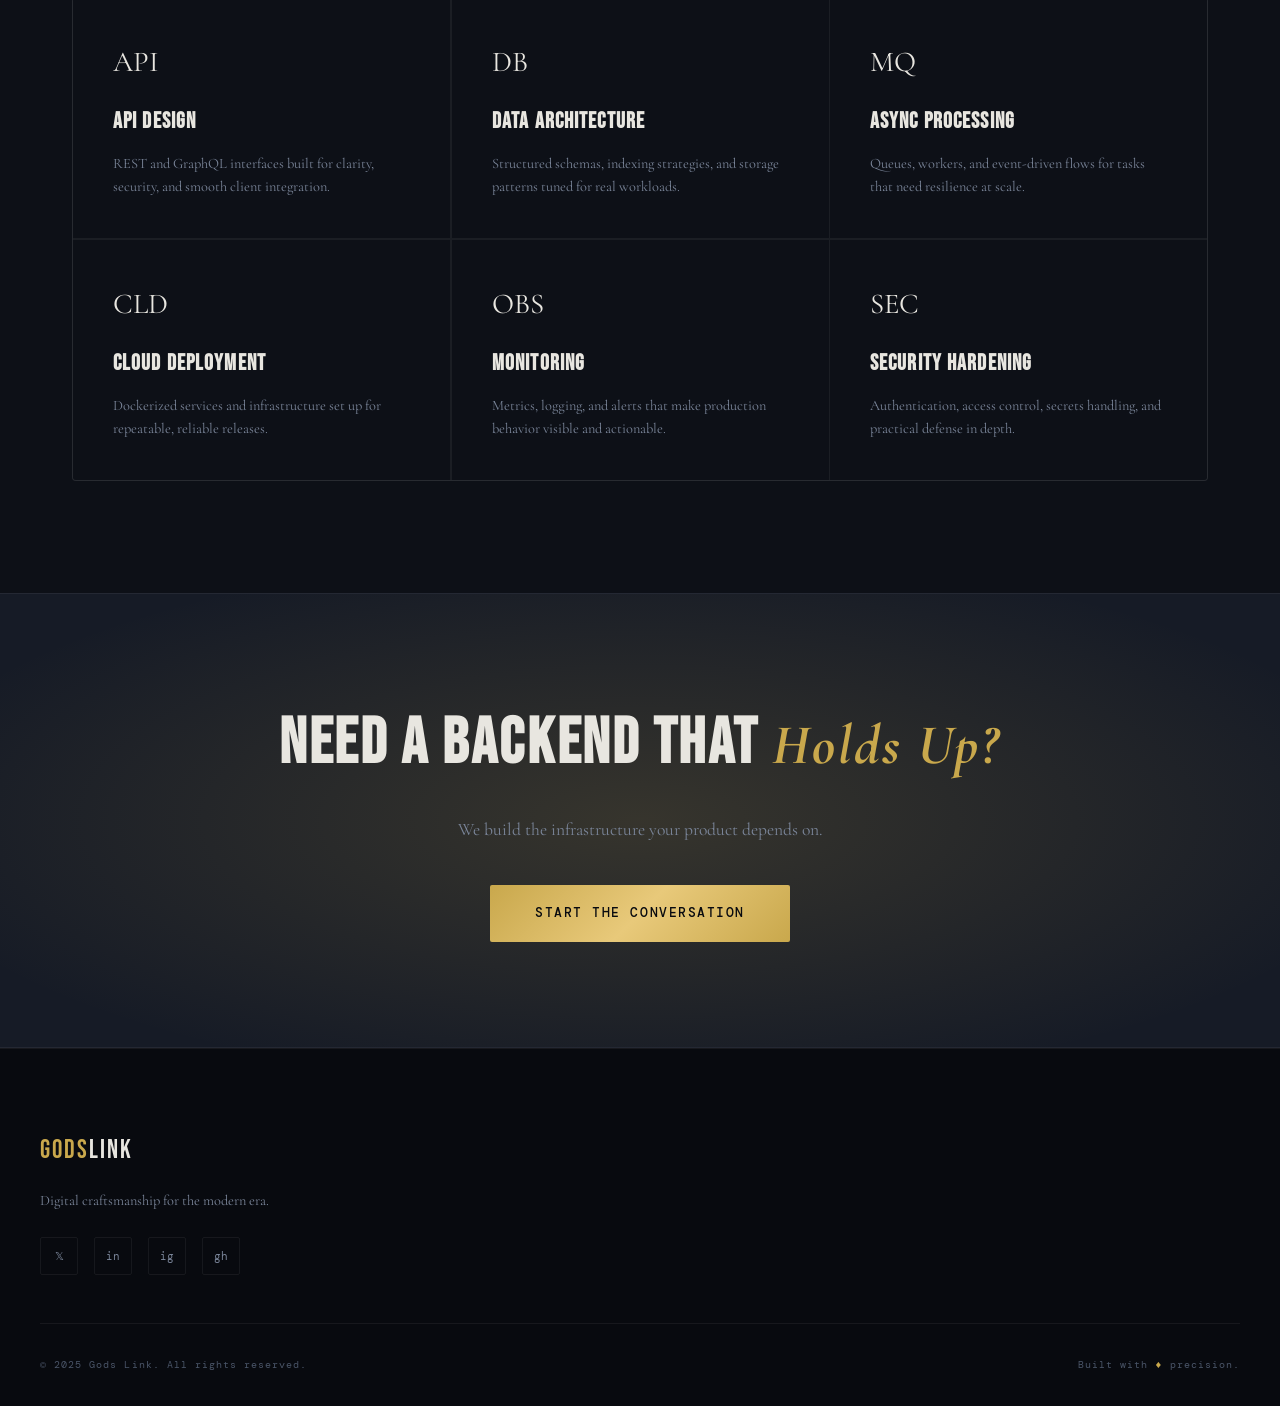
<file: gods-link-website/pages/services/backend-development.html>
<!DOCTYPE html>
<html lang="en">
<head>
  <meta charset="UTF-8" />
  <meta name="viewport" content="width=device-width, initial-scale=1.0" />
  <title>Backend Development — Gods Link</title>
  <link rel="stylesheet" href="../../assets/css/colors.css" />
  <link rel="stylesheet" href="../../assets/css/style.css" />
  <link rel="stylesheet" href="../../assets/css/animations.css" />
  <link rel="stylesheet" href="../../assets/css/responsive.css" />
  <link rel="preconnect" href="https://fonts.googleapis.com" />
  <link href="https://fonts.googleapis.com/css2?family=Cormorant+Garamond:ital,wght@0,300;0,400;0,600;1,300;1,400&family=DM+Mono:wght@300;400;500&family=Bebas+Neue&display=swap" rel="stylesheet" />
</head>
<body>

  <nav class="navbar" id="navbar">
    <div class="nav-inner">
      <a href="../../index.html" class="nav-logo"><span class="logo-god">GODS</span><span class="logo-link">LINK</span></a>
      <ul class="nav-links" id="navLinks">
        <li><a href="../../index.html" class="nav-item">Home</a></li>
        <li><a href="../../about.html" class="nav-item">About</a></li>
        <li><a href="../../services.html" class="nav-item active">Services</a></li>
        <li><a href="../../portfolio.html" class="nav-item">Portfolio</a></li>
        <li><a href="../../pricing.html" class="nav-item">Pricing</a></li>
        <li><a href="../../contact.html" class="nav-item">Contact</a></li>
      </ul>
      <a href="../../contact.html" class="nav-cta">Start a Project</a>
      <button class="hamburger" id="hamburger"><span></span><span></span><span></span></button>
    </div>
  </nav>

  <section class="page-hero">
    <div class="page-hero-bg"></div>
    <div class="page-hero-content">
      <p class="page-hero-eyebrow reveal">← <a href="../../services.html" style="color:inherit;">All Services</a></p>
      <h1 class="reveal delay-1">Backend<br/>Development</h1>
      <p class="reveal delay-2">Scalable APIs, resilient systems, and cloud infrastructure designed for reliability from day one.</p>
    </div>
  </section>

  <section class="section">
    <div class="container">
      <div class="about-grid">
        <div class="about-text reveal">
          <h2>The Product Layer Users Never See, But Always Feel</h2>
          <p>We build backend systems that stay fast under load, remain observable in production, and evolve cleanly as your product grows. The goal is not just to ship features, but to keep your foundation stable while you scale.</p>
          <p>Our team designs APIs, service boundaries, data models, queues, and deployment pipelines with long-term maintainability in mind. That means cleaner integrations, fewer production surprises, and faster iteration for your product team.</p>
          <p>Whether you are launching an MVP or untangling a monolith, we focus on dependable architecture, disciplined implementation, and clear operational visibility.</p>
          <div style="margin-top:2.5rem;display:flex;gap:1rem;flex-wrap:wrap;">
            <a href="../../contact.html" class="btn-primary">Discuss Your Backend</a>
            <a href="../../portfolio.html" class="btn-ghost">See Platform Work</a>
          </div>
        </div>
        <div class="about-visual reveal delay-2">
          <div class="about-visual-inner">API</div>
        </div>
      </div>
    </div>
  </section>

  <section class="section" style="background:var(--bg2);border-top:1px solid var(--border);">
    <div class="container">
      <div class="section-header reveal">
        <span class="section-label">Core Capabilities</span>
        <h2 class="section-title">Backend Systems We Deliver</h2>
      </div>
      <div class="services-grid">
        <div class="service-card reveal"><div class="card-icon">API</div><h3>API Design</h3><p>REST and GraphQL interfaces built for clarity, security, and smooth client integration.</p></div>
        <div class="service-card reveal delay-1"><div class="card-icon">DB</div><h3>Data Architecture</h3><p>Structured schemas, indexing strategies, and storage patterns tuned for real workloads.</p></div>
        <div class="service-card reveal delay-2"><div class="card-icon">MQ</div><h3>Async Processing</h3><p>Queues, workers, and event-driven flows for tasks that need resilience at scale.</p></div>
        <div class="service-card reveal delay-3"><div class="card-icon">CLD</div><h3>Cloud Deployment</h3><p>Dockerized services and infrastructure set up for repeatable, reliable releases.</p></div>
        <div class="service-card reveal delay-4"><div class="card-icon">OBS</div><h3>Monitoring</h3><p>Metrics, logging, and alerts that make production behavior visible and actionable.</p></div>
        <div class="service-card reveal delay-5"><div class="card-icon">SEC</div><h3>Security Hardening</h3><p>Authentication, access control, secrets handling, and practical defense in depth.</p></div>
      </div>
    </div>
  </section>

  <section class="cta-banner reveal">
    <div class="cta-inner">
      <h2>Need a Backend That <em>Holds Up?</em></h2>
      <p>We build the infrastructure your product depends on.</p>
      <a href="../../contact.html" class="btn-primary btn-large">Start the Conversation</a>
    </div>
  </section>

  <footer class="footer">
    <div class="footer-inner">
      <div class="footer-brand">
        <a href="../../index.html" class="nav-logo"><span class="logo-god">GODS</span><span class="logo-link">LINK</span></a>
        <p>Digital craftsmanship for the modern era.</p>
        <div class="footer-socials"><a href="#">𝕏</a><a href="#">in</a><a href="#">ig</a><a href="#">gh</a></div>
      </div>
    </div>
    <div class="footer-bottom">
      <p>© 2025 Gods Link. All rights reserved.</p>
      <p>Built with <span style="color:var(--accent)">♦</span> precision.</p>
    </div>
  </footer>

  <script src="../../assets/js/navbar.js"></script>
  <script src="../../assets/js/animation.js"></script>
</body>
</html>
</file>
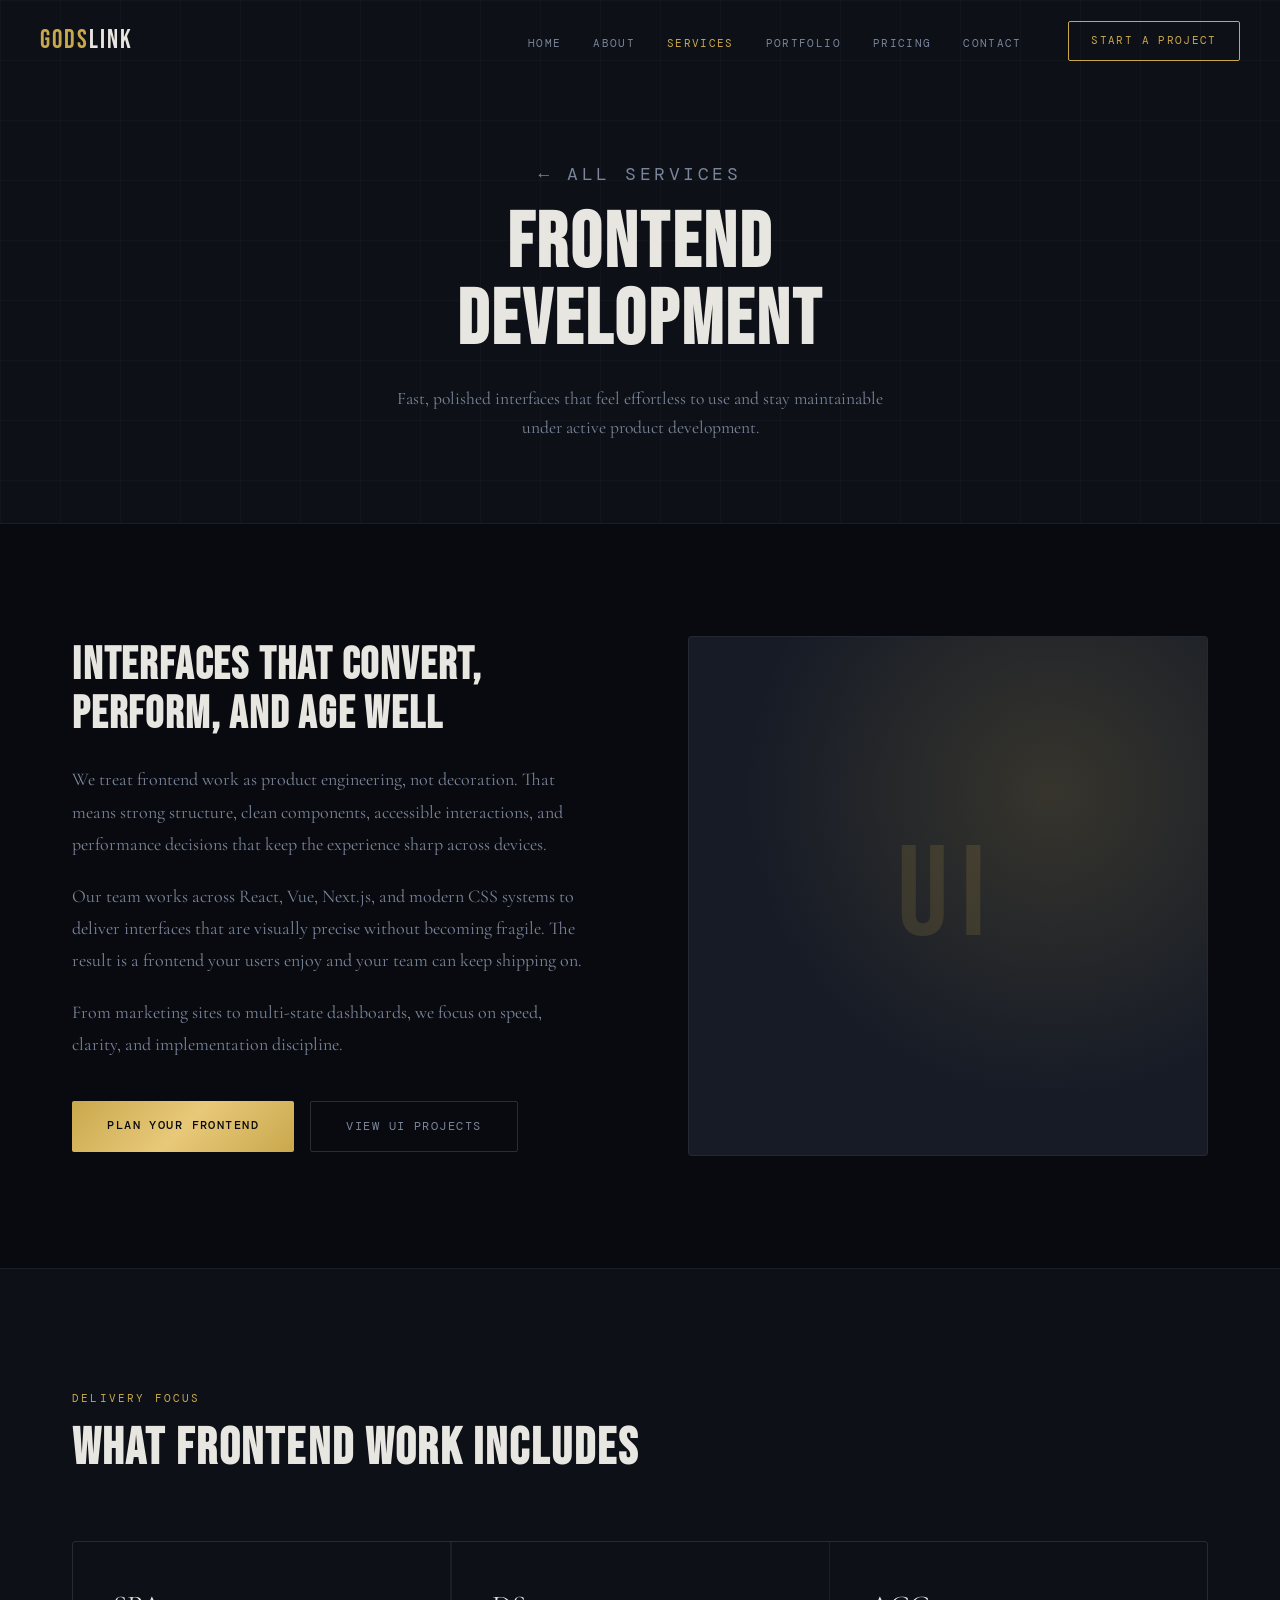
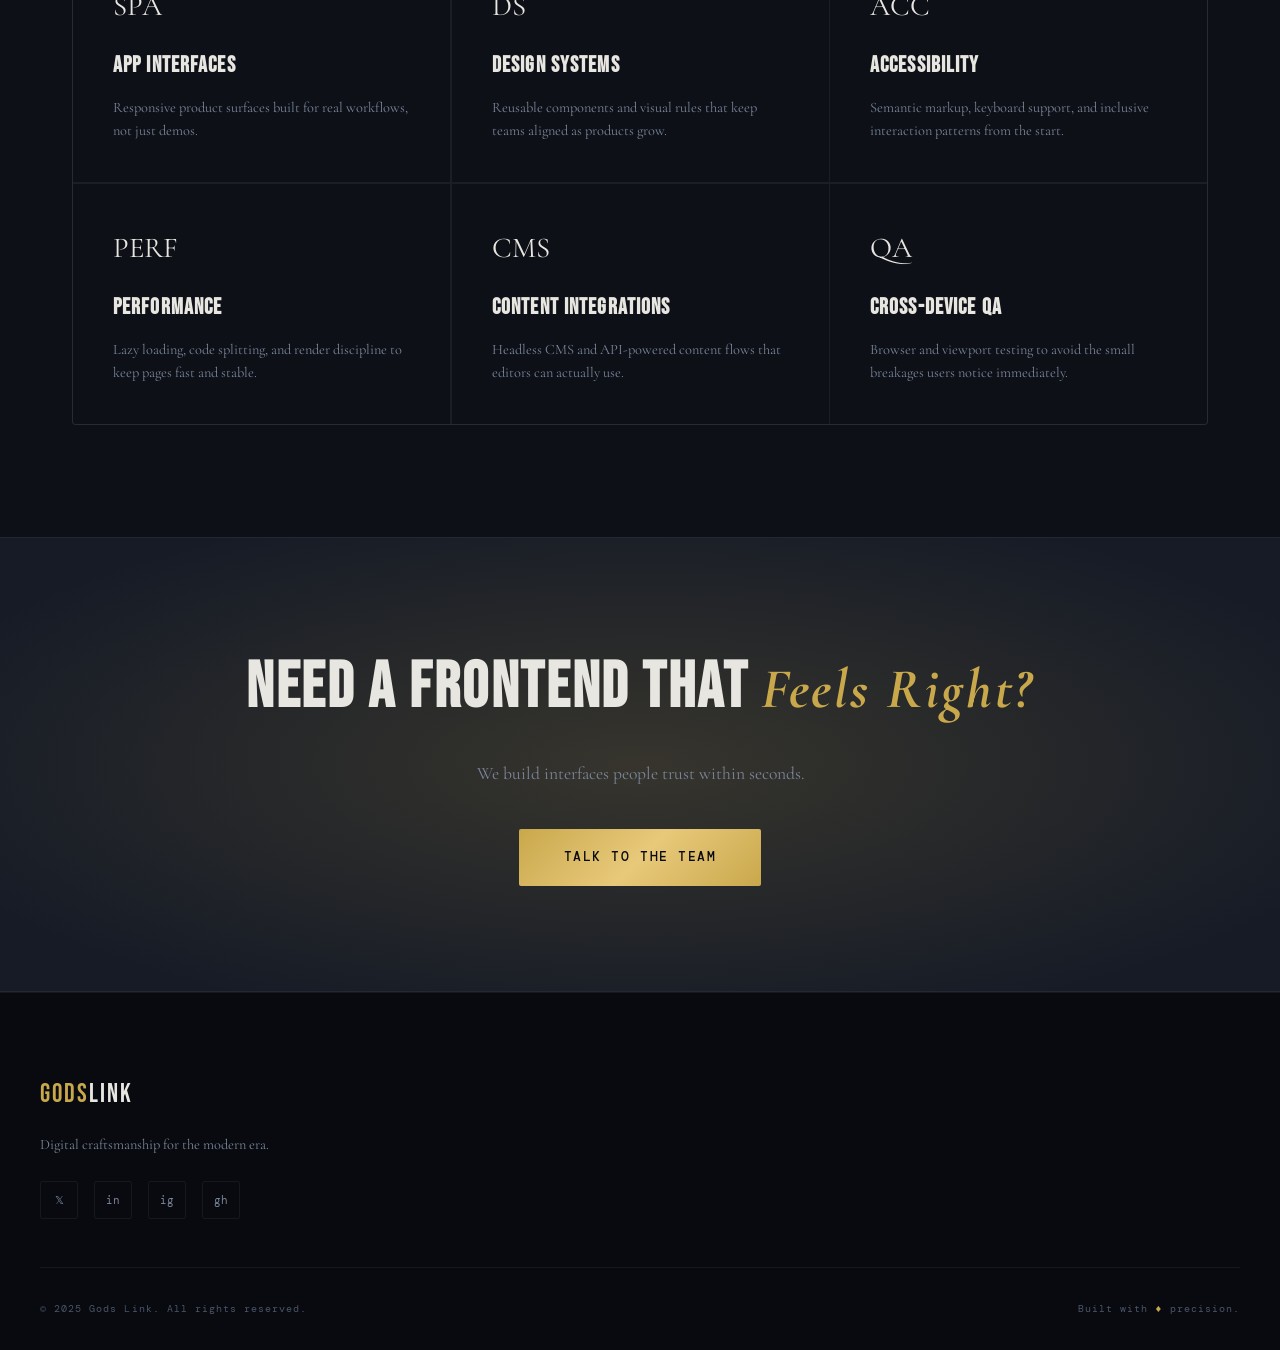
<file: gods-link-website/pages/services/frontend-development.html>
<!DOCTYPE html>
<html lang="en">
<head>
  <meta charset="UTF-8" />
  <meta name="viewport" content="width=device-width, initial-scale=1.0" />
  <title>Frontend Development — Gods Link</title>
  <link rel="stylesheet" href="../../assets/css/colors.css" />
  <link rel="stylesheet" href="../../assets/css/style.css" />
  <link rel="stylesheet" href="../../assets/css/animations.css" />
  <link rel="stylesheet" href="../../assets/css/responsive.css" />
  <link rel="preconnect" href="https://fonts.googleapis.com" />
  <link href="https://fonts.googleapis.com/css2?family=Cormorant+Garamond:ital,wght@0,300;0,400;0,600;1,300;1,400&family=DM+Mono:wght@300;400;500&family=Bebas+Neue&display=swap" rel="stylesheet" />
</head>
<body>

  <nav class="navbar" id="navbar">
    <div class="nav-inner">
      <a href="../../index.html" class="nav-logo"><span class="logo-god">GODS</span><span class="logo-link">LINK</span></a>
      <ul class="nav-links" id="navLinks">
        <li><a href="../../index.html" class="nav-item">Home</a></li>
        <li><a href="../../about.html" class="nav-item">About</a></li>
        <li><a href="../../services.html" class="nav-item active">Services</a></li>
        <li><a href="../../portfolio.html" class="nav-item">Portfolio</a></li>
        <li><a href="../../pricing.html" class="nav-item">Pricing</a></li>
        <li><a href="../../contact.html" class="nav-item">Contact</a></li>
      </ul>
      <a href="../../contact.html" class="nav-cta">Start a Project</a>
      <button class="hamburger" id="hamburger"><span></span><span></span><span></span></button>
    </div>
  </nav>

  <section class="page-hero">
    <div class="page-hero-bg"></div>
    <div class="page-hero-content">
      <p class="page-hero-eyebrow reveal">← <a href="../../services.html" style="color:inherit;">All Services</a></p>
      <h1 class="reveal delay-1">Frontend<br/>Development</h1>
      <p class="reveal delay-2">Fast, polished interfaces that feel effortless to use and stay maintainable under active product development.</p>
    </div>
  </section>

  <section class="section">
    <div class="container">
      <div class="about-grid">
        <div class="about-text reveal">
          <h2>Interfaces That Convert, Perform, and Age Well</h2>
          <p>We treat frontend work as product engineering, not decoration. That means strong structure, clean components, accessible interactions, and performance decisions that keep the experience sharp across devices.</p>
          <p>Our team works across React, Vue, Next.js, and modern CSS systems to deliver interfaces that are visually precise without becoming fragile. The result is a frontend your users enjoy and your team can keep shipping on.</p>
          <p>From marketing sites to multi-state dashboards, we focus on speed, clarity, and implementation discipline.</p>
          <div style="margin-top:2.5rem;display:flex;gap:1rem;flex-wrap:wrap;">
            <a href="../../contact.html" class="btn-primary">Plan Your Frontend</a>
            <a href="../../portfolio.html" class="btn-ghost">View UI Projects</a>
          </div>
        </div>
        <div class="about-visual reveal delay-2">
          <div class="about-visual-inner">UI</div>
        </div>
      </div>
    </div>
  </section>

  <section class="section" style="background:var(--bg2);border-top:1px solid var(--border);">
    <div class="container">
      <div class="section-header reveal">
        <span class="section-label">Delivery Focus</span>
        <h2 class="section-title">What Frontend Work Includes</h2>
      </div>
      <div class="services-grid">
        <div class="service-card reveal"><div class="card-icon">SPA</div><h3>App Interfaces</h3><p>Responsive product surfaces built for real workflows, not just demos.</p></div>
        <div class="service-card reveal delay-1"><div class="card-icon">DS</div><h3>Design Systems</h3><p>Reusable components and visual rules that keep teams aligned as products grow.</p></div>
        <div class="service-card reveal delay-2"><div class="card-icon">ACC</div><h3>Accessibility</h3><p>Semantic markup, keyboard support, and inclusive interaction patterns from the start.</p></div>
        <div class="service-card reveal delay-3"><div class="card-icon">PERF</div><h3>Performance</h3><p>Lazy loading, code splitting, and render discipline to keep pages fast and stable.</p></div>
        <div class="service-card reveal delay-4"><div class="card-icon">CMS</div><h3>Content Integrations</h3><p>Headless CMS and API-powered content flows that editors can actually use.</p></div>
        <div class="service-card reveal delay-5"><div class="card-icon">QA</div><h3>Cross-Device QA</h3><p>Browser and viewport testing to avoid the small breakages users notice immediately.</p></div>
      </div>
    </div>
  </section>

  <section class="cta-banner reveal">
    <div class="cta-inner">
      <h2>Need a Frontend That <em>Feels Right?</em></h2>
      <p>We build interfaces people trust within seconds.</p>
      <a href="../../contact.html" class="btn-primary btn-large">Talk to the Team</a>
    </div>
  </section>

  <footer class="footer">
    <div class="footer-inner">
      <div class="footer-brand">
        <a href="../../index.html" class="nav-logo"><span class="logo-god">GODS</span><span class="logo-link">LINK</span></a>
        <p>Digital craftsmanship for the modern era.</p>
        <div class="footer-socials"><a href="#">𝕏</a><a href="#">in</a><a href="#">ig</a><a href="#">gh</a></div>
      </div>
    </div>
    <div class="footer-bottom">
      <p>© 2025 Gods Link. All rights reserved.</p>
      <p>Built with <span style="color:var(--accent)">♦</span> precision.</p>
    </div>
  </footer>

  <script src="../../assets/js/navbar.js"></script>
  <script src="../../assets/js/animation.js"></script>
</body>
</html>
</file>
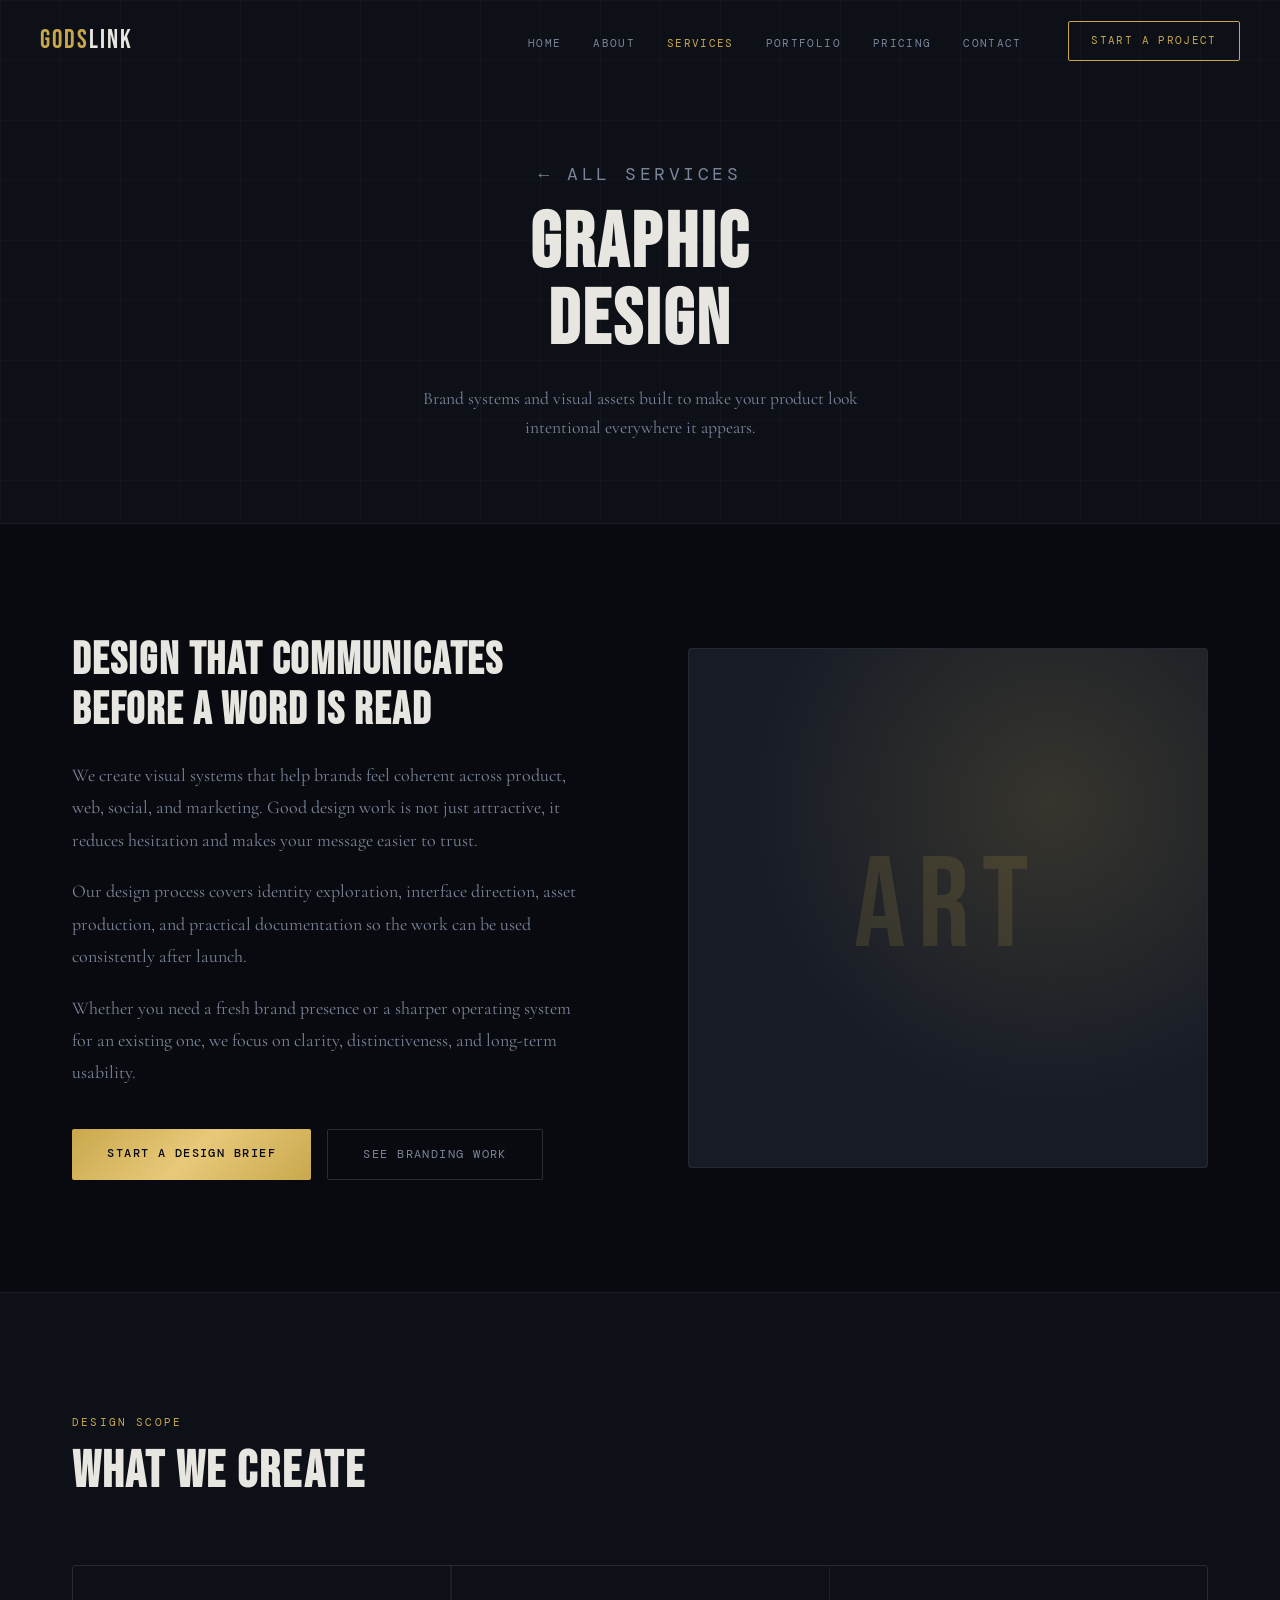
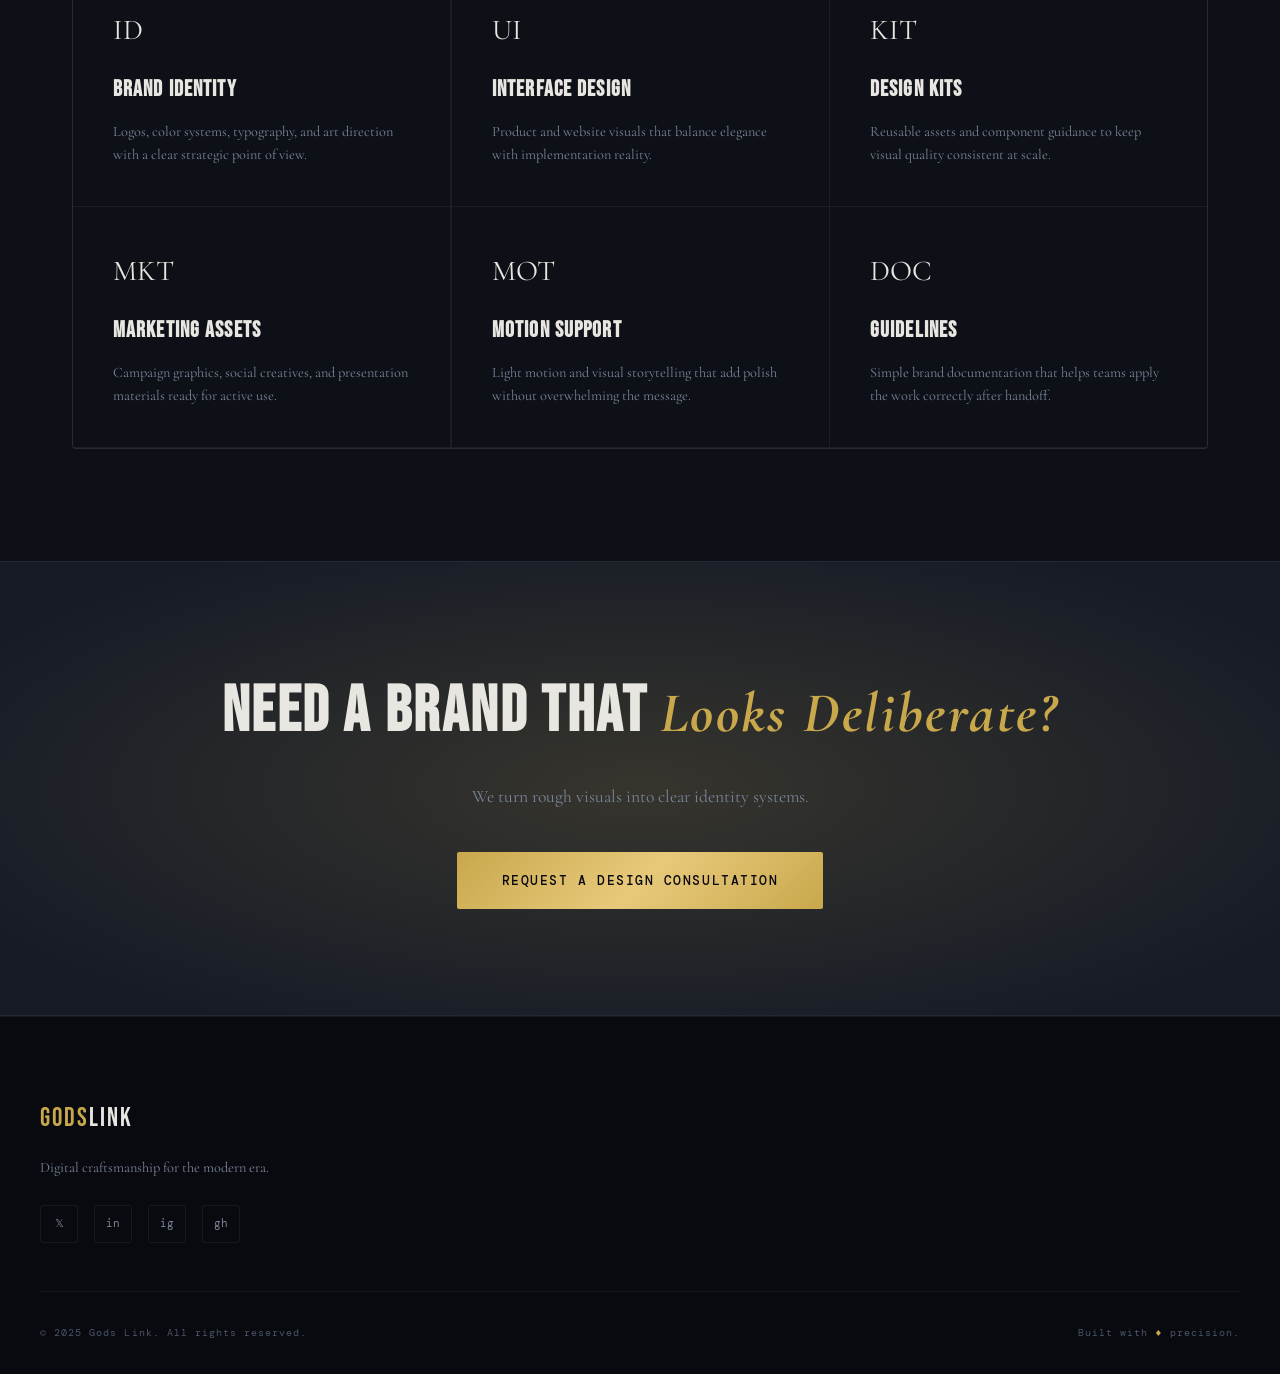
<file: gods-link-website/pages/services/graphic-design.html>
<!DOCTYPE html>
<html lang="en">
<head>
  <meta charset="UTF-8" />
  <meta name="viewport" content="width=device-width, initial-scale=1.0" />
  <title>Graphic Design — Gods Link</title>
  <link rel="stylesheet" href="../../assets/css/colors.css" />
  <link rel="stylesheet" href="../../assets/css/style.css" />
  <link rel="stylesheet" href="../../assets/css/animations.css" />
  <link rel="stylesheet" href="../../assets/css/responsive.css" />
  <link rel="preconnect" href="https://fonts.googleapis.com" />
  <link href="https://fonts.googleapis.com/css2?family=Cormorant+Garamond:ital,wght@0,300;0,400;0,600;1,300;1,400&family=DM+Mono:wght@300;400;500&family=Bebas+Neue&display=swap" rel="stylesheet" />
</head>
<body>

  <nav class="navbar" id="navbar">
    <div class="nav-inner">
      <a href="../../index.html" class="nav-logo"><span class="logo-god">GODS</span><span class="logo-link">LINK</span></a>
      <ul class="nav-links" id="navLinks">
        <li><a href="../../index.html" class="nav-item">Home</a></li>
        <li><a href="../../about.html" class="nav-item">About</a></li>
        <li><a href="../../services.html" class="nav-item active">Services</a></li>
        <li><a href="../../portfolio.html" class="nav-item">Portfolio</a></li>
        <li><a href="../../pricing.html" class="nav-item">Pricing</a></li>
        <li><a href="../../contact.html" class="nav-item">Contact</a></li>
      </ul>
      <a href="../../contact.html" class="nav-cta">Start a Project</a>
      <button class="hamburger" id="hamburger"><span></span><span></span><span></span></button>
    </div>
  </nav>

  <section class="page-hero">
    <div class="page-hero-bg"></div>
    <div class="page-hero-content">
      <p class="page-hero-eyebrow reveal">← <a href="../../services.html" style="color:inherit;">All Services</a></p>
      <h1 class="reveal delay-1">Graphic<br/>Design</h1>
      <p class="reveal delay-2">Brand systems and visual assets built to make your product look intentional everywhere it appears.</p>
    </div>
  </section>

  <section class="section">
    <div class="container">
      <div class="about-grid">
        <div class="about-text reveal">
          <h2>Design That Communicates Before a Word Is Read</h2>
          <p>We create visual systems that help brands feel coherent across product, web, social, and marketing. Good design work is not just attractive, it reduces hesitation and makes your message easier to trust.</p>
          <p>Our design process covers identity exploration, interface direction, asset production, and practical documentation so the work can be used consistently after launch.</p>
          <p>Whether you need a fresh brand presence or a sharper operating system for an existing one, we focus on clarity, distinctiveness, and long-term usability.</p>
          <div style="margin-top:2.5rem;display:flex;gap:1rem;flex-wrap:wrap;">
            <a href="../../contact.html" class="btn-primary">Start a Design Brief</a>
            <a href="../../portfolio.html" class="btn-ghost">See Branding Work</a>
          </div>
        </div>
        <div class="about-visual reveal delay-2">
          <div class="about-visual-inner">ART</div>
        </div>
      </div>
    </div>
  </section>

  <section class="section" style="background:var(--bg2);border-top:1px solid var(--border);">
    <div class="container">
      <div class="section-header reveal">
        <span class="section-label">Design Scope</span>
        <h2 class="section-title">What We Create</h2>
      </div>
      <div class="services-grid">
        <div class="service-card reveal"><div class="card-icon">ID</div><h3>Brand Identity</h3><p>Logos, color systems, typography, and art direction with a clear strategic point of view.</p></div>
        <div class="service-card reveal delay-1"><div class="card-icon">UI</div><h3>Interface Design</h3><p>Product and website visuals that balance elegance with implementation reality.</p></div>
        <div class="service-card reveal delay-2"><div class="card-icon">KIT</div><h3>Design Kits</h3><p>Reusable assets and component guidance to keep visual quality consistent at scale.</p></div>
        <div class="service-card reveal delay-3"><div class="card-icon">MKT</div><h3>Marketing Assets</h3><p>Campaign graphics, social creatives, and presentation materials ready for active use.</p></div>
        <div class="service-card reveal delay-4"><div class="card-icon">MOT</div><h3>Motion Support</h3><p>Light motion and visual storytelling that add polish without overwhelming the message.</p></div>
        <div class="service-card reveal delay-5"><div class="card-icon">DOC</div><h3>Guidelines</h3><p>Simple brand documentation that helps teams apply the work correctly after handoff.</p></div>
      </div>
    </div>
  </section>

  <section class="cta-banner reveal">
    <div class="cta-inner">
      <h2>Need a Brand That <em>Looks Deliberate?</em></h2>
      <p>We turn rough visuals into clear identity systems.</p>
      <a href="../../contact.html" class="btn-primary btn-large">Request a Design Consultation</a>
    </div>
  </section>

  <footer class="footer">
    <div class="footer-inner">
      <div class="footer-brand">
        <a href="../../index.html" class="nav-logo"><span class="logo-god">GODS</span><span class="logo-link">LINK</span></a>
        <p>Digital craftsmanship for the modern era.</p>
        <div class="footer-socials"><a href="#">𝕏</a><a href="#">in</a><a href="#">ig</a><a href="#">gh</a></div>
      </div>
    </div>
    <div class="footer-bottom">
      <p>© 2025 Gods Link. All rights reserved.</p>
      <p>Built with <span style="color:var(--accent)">♦</span> precision.</p>
    </div>
  </footer>

  <script src="../../assets/js/navbar.js"></script>
  <script src="../../assets/js/animation.js"></script>
</body>
</html>
</file>
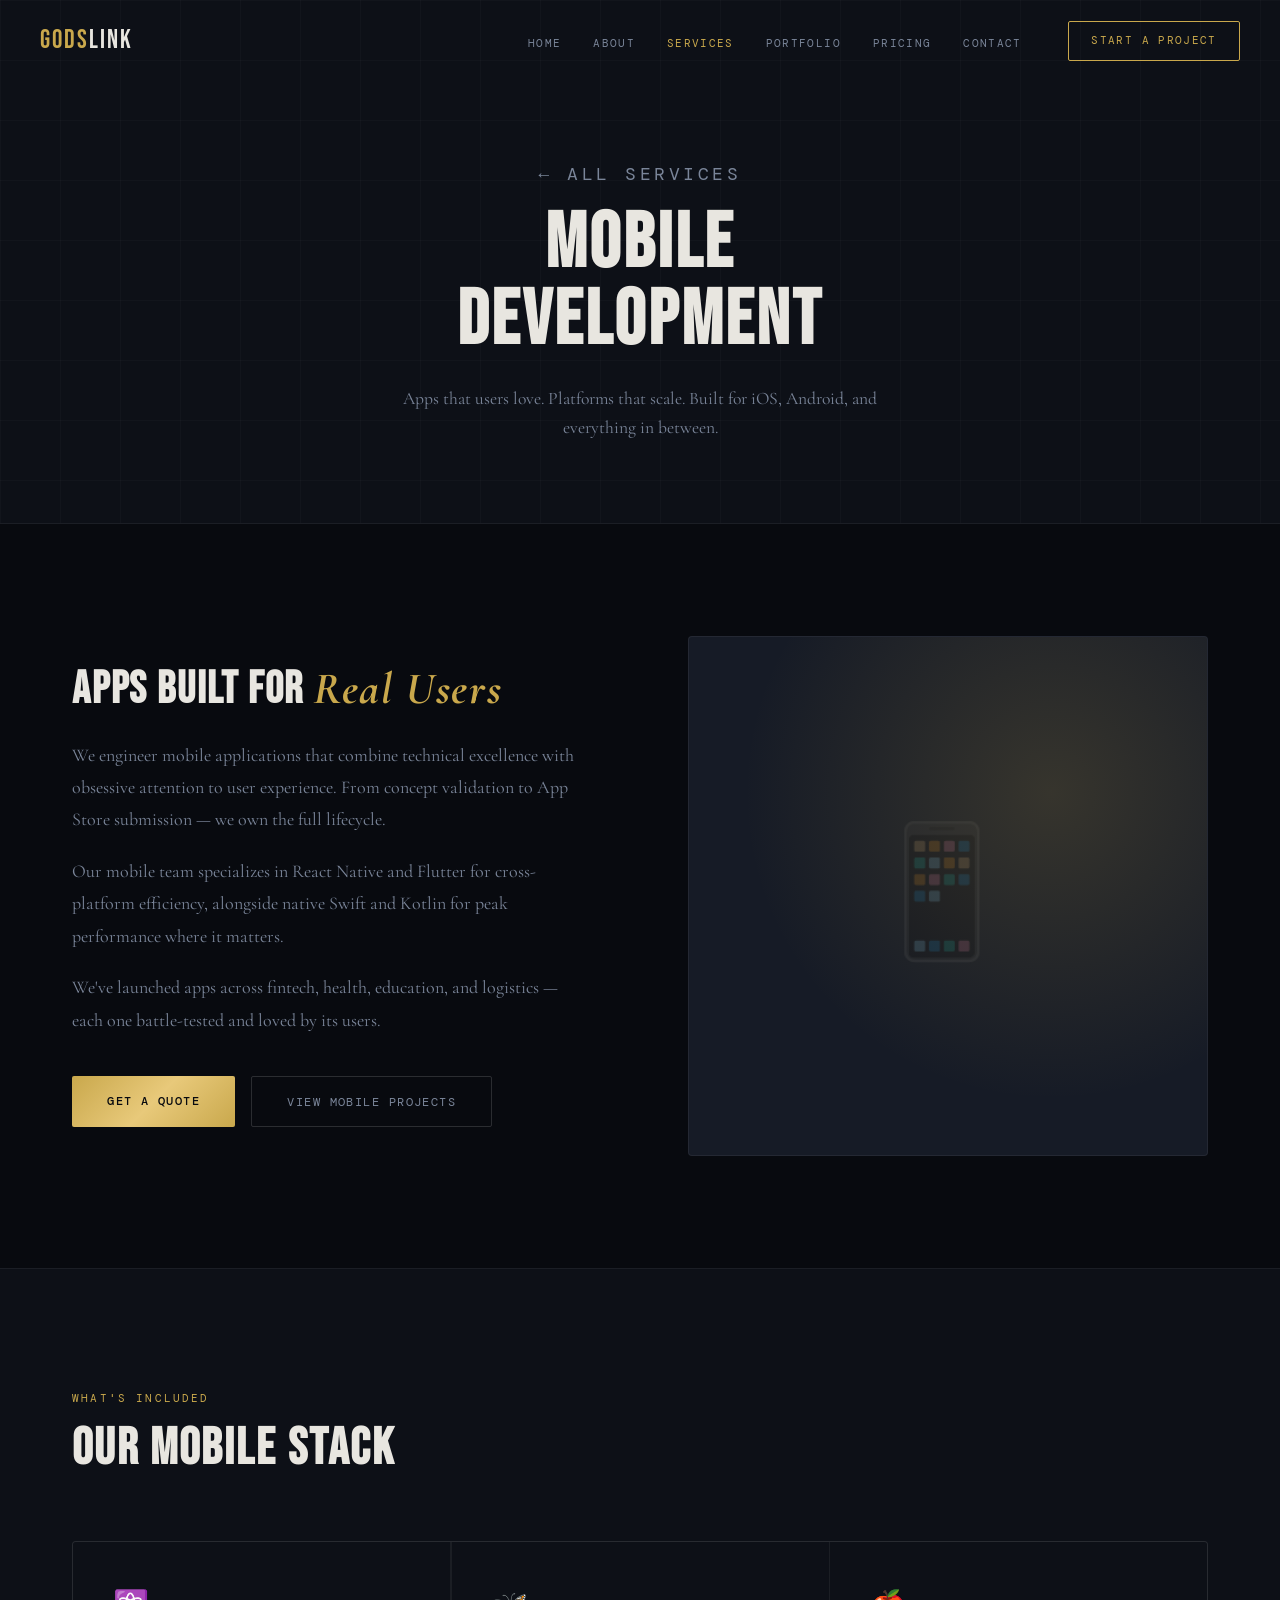
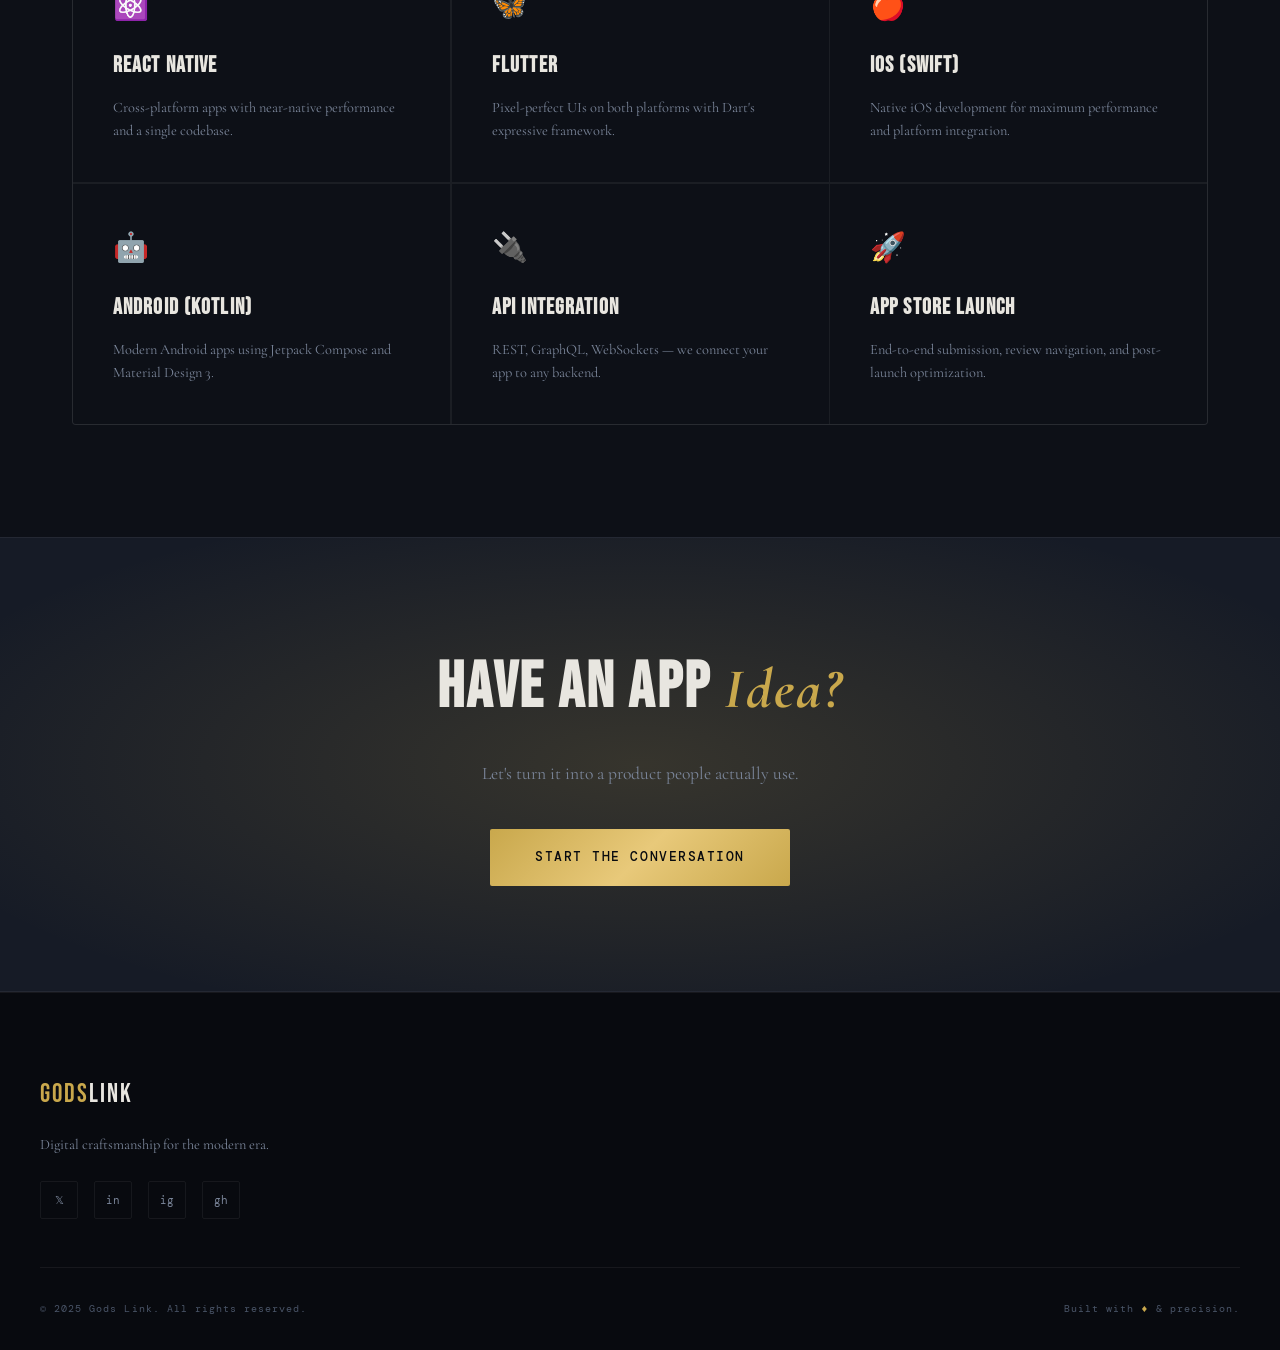
<file: gods-link-website/pages/services/mobile-development.html>
<!DOCTYPE html>
<html lang="en">
<head>
  <meta charset="UTF-8" />
  <meta name="viewport" content="width=device-width, initial-scale=1.0" />
  <title>Mobile Development — Gods Link</title>
  <link rel="stylesheet" href="../../assets/css/colors.css" />
  <link rel="stylesheet" href="../../assets/css/style.css" />
  <link rel="stylesheet" href="../../assets/css/animations.css" />
  <link rel="stylesheet" href="../../assets/css/responsive.css" />
  <link rel="preconnect" href="https://fonts.googleapis.com" />
  <link href="https://fonts.googleapis.com/css2?family=Cormorant+Garamond:ital,wght@0,300;0,400;0,600;1,300;1,400&family=DM+Mono:wght@300;400;500&family=Bebas+Neue&display=swap" rel="stylesheet" />
</head>
<body>

  <nav class="navbar" id="navbar">
    <div class="nav-inner">
      <a href="../../index.html" class="nav-logo"><span class="logo-god">GODS</span><span class="logo-link">LINK</span></a>
      <ul class="nav-links" id="navLinks">
        <li><a href="../../index.html" class="nav-item">Home</a></li>
        <li><a href="../../about.html" class="nav-item">About</a></li>
        <li><a href="../../services.html" class="nav-item active">Services</a></li>
        <li><a href="../../portfolio.html" class="nav-item">Portfolio</a></li>
        <li><a href="../../pricing.html" class="nav-item">Pricing</a></li>
        <li><a href="../../contact.html" class="nav-item">Contact</a></li>
      </ul>
      <a href="../../contact.html" class="nav-cta">Start a Project</a>
      <button class="hamburger" id="hamburger"><span></span><span></span><span></span></button>
    </div>
  </nav>

  <section class="page-hero">
    <div class="page-hero-bg"></div>
    <div class="page-hero-content">
      <p class="page-hero-eyebrow reveal">← <a href="../../services.html" style="color:inherit;">All Services</a></p>
      <h1 class="reveal delay-1">Mobile<br/>Development</h1>
      <p class="reveal delay-2">Apps that users love. Platforms that scale. Built for iOS, Android, and everything in between.</p>
    </div>
  </section>

  <section class="section">
    <div class="container">
      <div class="about-grid">
        <div class="about-text reveal">
          <h2>Apps Built for <em>Real Users</em></h2>
          <p>We engineer mobile applications that combine technical excellence with obsessive attention to user experience. From concept validation to App Store submission — we own the full lifecycle.</p>
          <p>Our mobile team specializes in React Native and Flutter for cross-platform efficiency, alongside native Swift and Kotlin for peak performance where it matters.</p>
          <p>We've launched apps across fintech, health, education, and logistics — each one battle-tested and loved by its users.</p>
          <div style="margin-top:2.5rem;display:flex;gap:1rem;flex-wrap:wrap;">
            <a href="../../contact.html" class="btn-primary">Get a Quote</a>
            <a href="../../portfolio.html" class="btn-ghost">View Mobile Projects</a>
          </div>
        </div>
        <div class="about-visual reveal delay-2">
          <div class="about-visual-inner">📱</div>
        </div>
      </div>
    </div>
  </section>

  <section class="section" style="background:var(--bg2);border-top:1px solid var(--border);">
    <div class="container">
      <div class="section-header reveal">
        <span class="section-label">What's Included</span>
        <h2 class="section-title">Our Mobile Stack</h2>
      </div>
      <div class="services-grid">
        <div class="service-card reveal"><div class="card-icon">⚛️</div><h3>React Native</h3><p>Cross-platform apps with near-native performance and a single codebase.</p></div>
        <div class="service-card reveal delay-1"><div class="card-icon">🦋</div><h3>Flutter</h3><p>Pixel-perfect UIs on both platforms with Dart's expressive framework.</p></div>
        <div class="service-card reveal delay-2"><div class="card-icon">🍎</div><h3>iOS (Swift)</h3><p>Native iOS development for maximum performance and platform integration.</p></div>
        <div class="service-card reveal delay-3"><div class="card-icon">🤖</div><h3>Android (Kotlin)</h3><p>Modern Android apps using Jetpack Compose and Material Design 3.</p></div>
        <div class="service-card reveal delay-4"><div class="card-icon">🔌</div><h3>API Integration</h3><p>REST, GraphQL, WebSockets — we connect your app to any backend.</p></div>
        <div class="service-card reveal delay-5"><div class="card-icon">🚀</div><h3>App Store Launch</h3><p>End-to-end submission, review navigation, and post-launch optimization.</p></div>
      </div>
    </div>
  </section>

  <section class="cta-banner reveal">
    <div class="cta-inner">
      <h2>Have an App <em>Idea?</em></h2>
      <p>Let's turn it into a product people actually use.</p>
      <a href="../../contact.html" class="btn-primary btn-large">Start the Conversation</a>
    </div>
  </section>

  <footer class="footer">
    <div class="footer-inner">
      <div class="footer-brand">
        <a href="../../index.html" class="nav-logo"><span class="logo-god">GODS</span><span class="logo-link">LINK</span></a>
        <p>Digital craftsmanship for the modern era.</p>
        <div class="footer-socials"><a href="#">𝕏</a><a href="#">in</a><a href="#">ig</a><a href="#">gh</a></div>
      </div>
    </div>
    <div class="footer-bottom">
      <p>© 2025 Gods Link. All rights reserved.</p>
      <p>Built with <span style="color:var(--accent)">♦</span> & precision.</p>
    </div>
  </footer>

  <script src="../../assets/js/navbar.js"></script>
  <script src="../../assets/js/animation.js"></script>
</body>
</html>
</file>
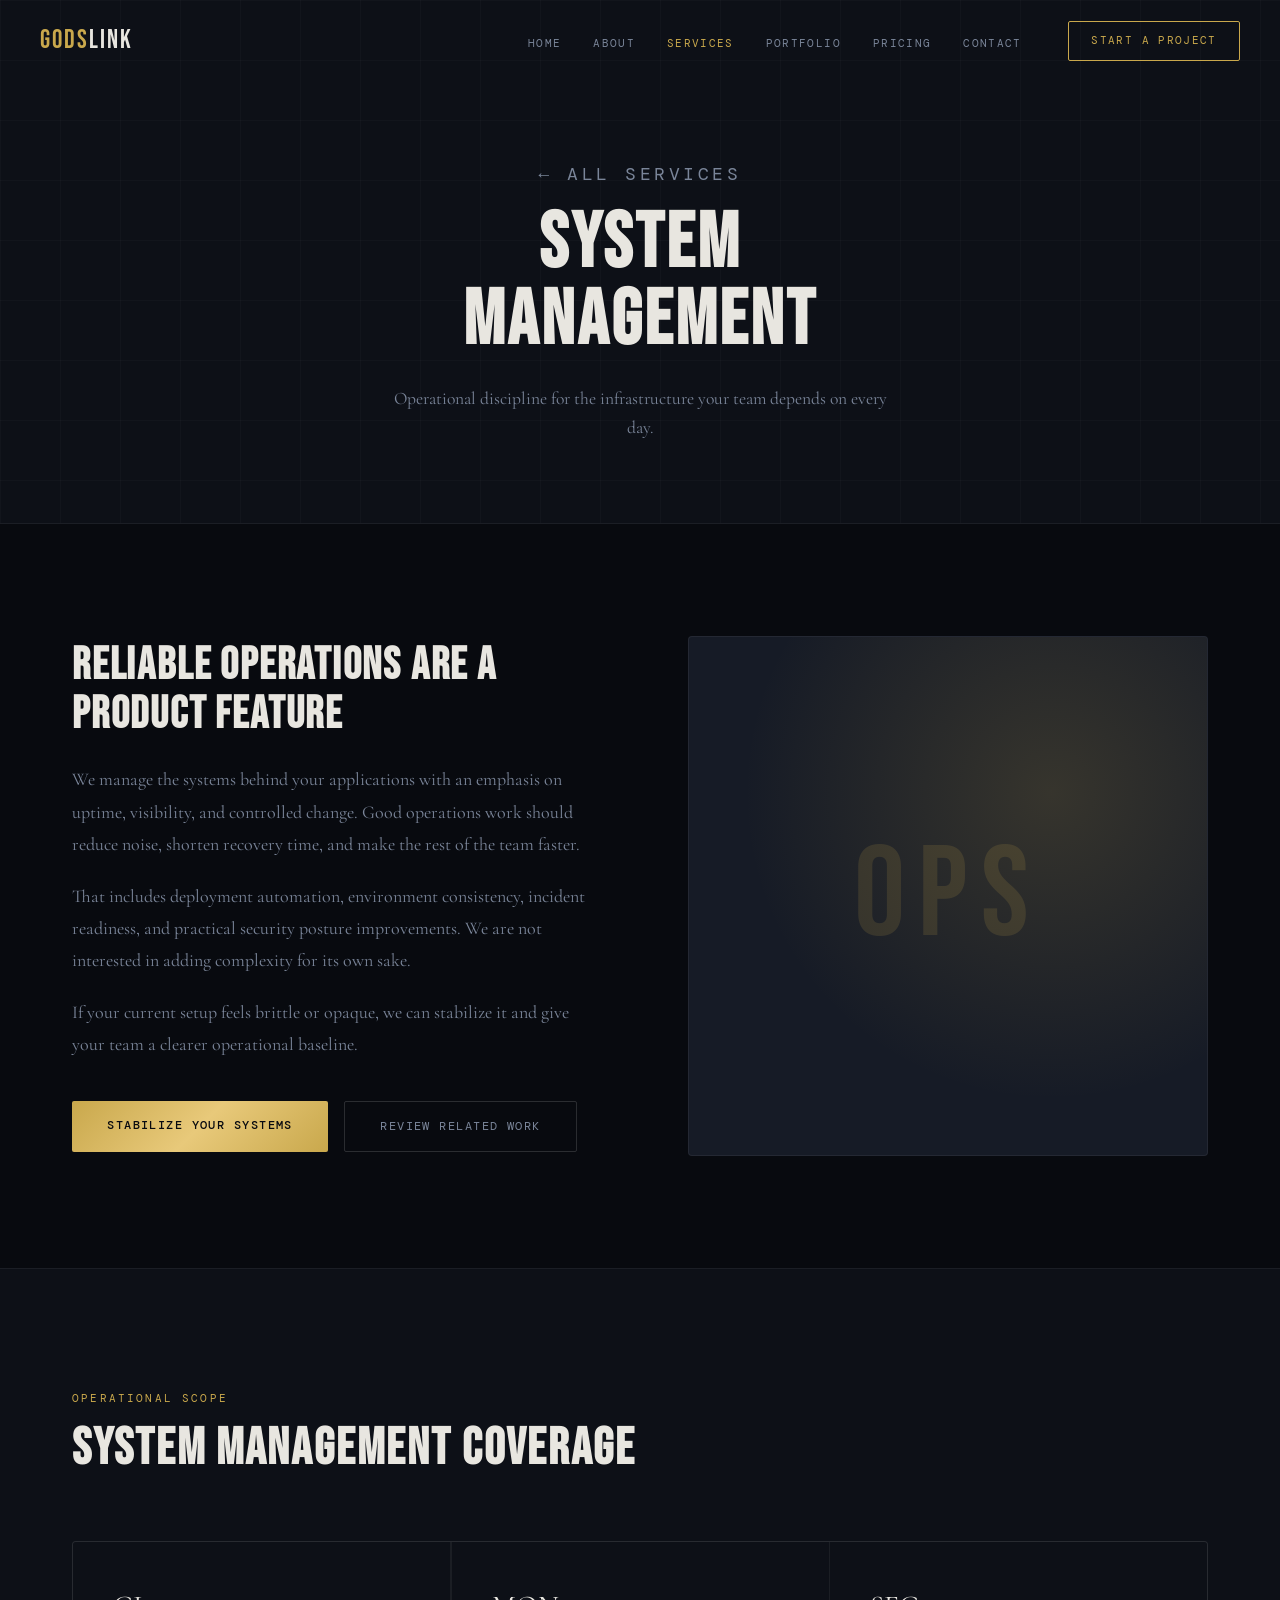
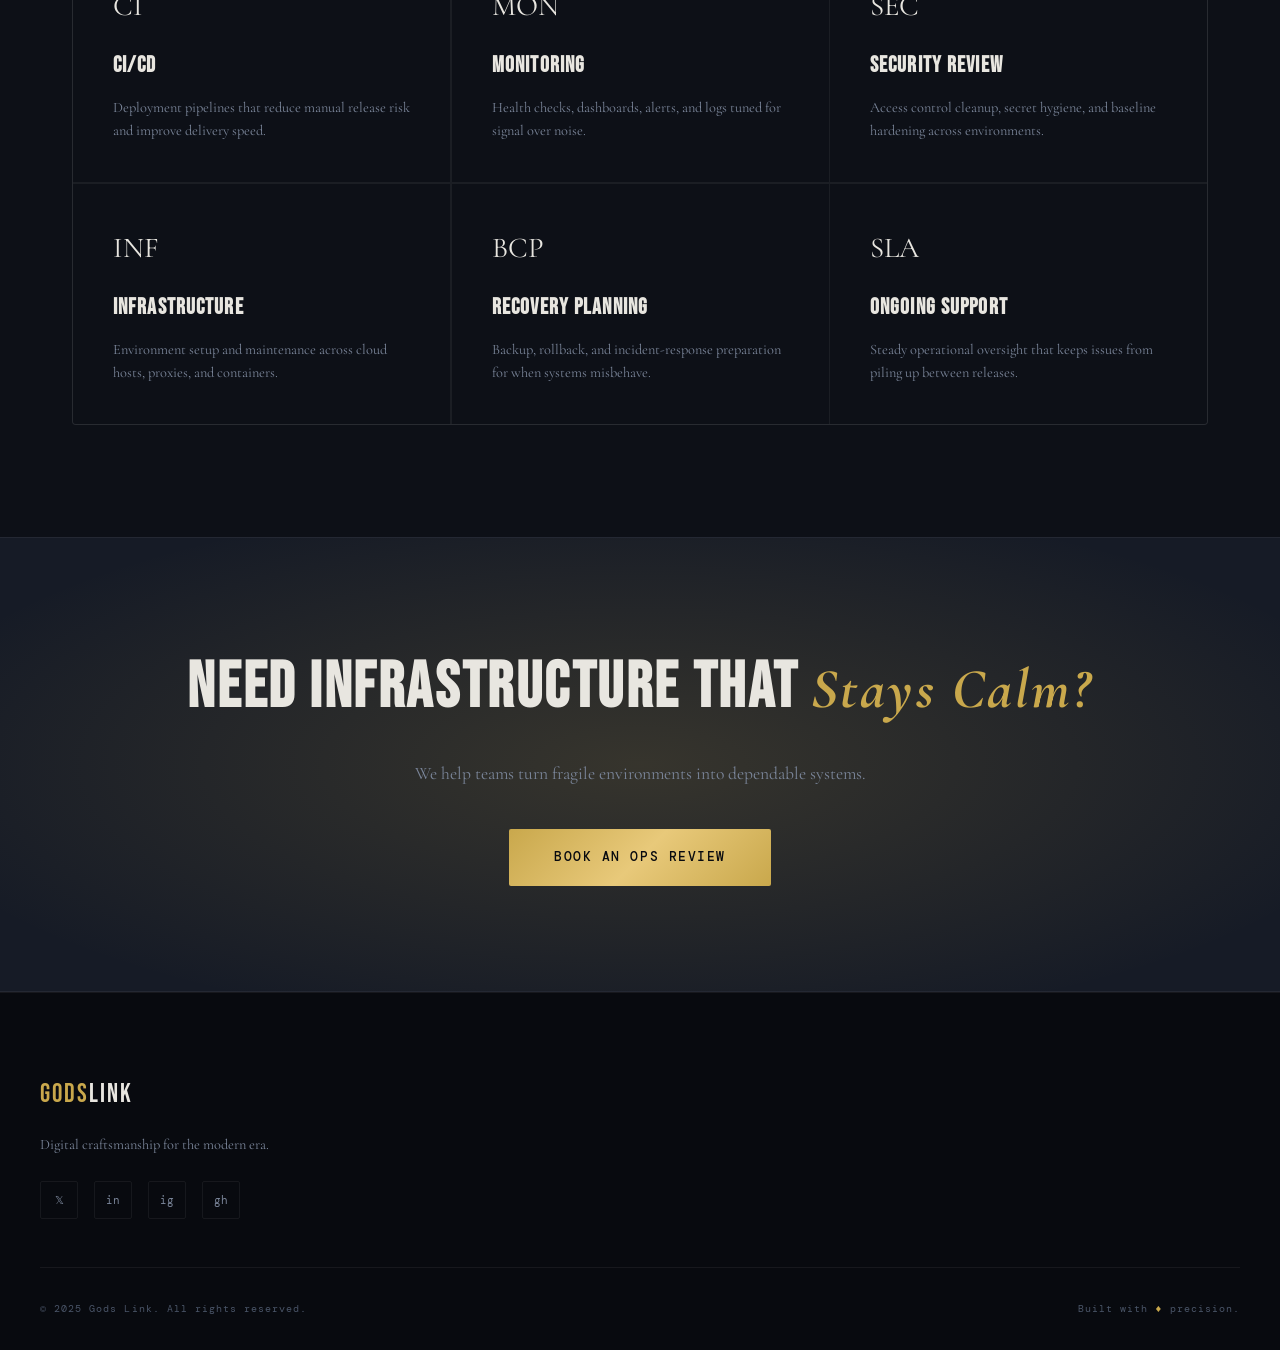
<file: gods-link-website/pages/services/system-management.html>
<!DOCTYPE html>
<html lang="en">
<head>
  <meta charset="UTF-8" />
  <meta name="viewport" content="width=device-width, initial-scale=1.0" />
  <title>System Management — Gods Link</title>
  <link rel="stylesheet" href="../../assets/css/colors.css" />
  <link rel="stylesheet" href="../../assets/css/style.css" />
  <link rel="stylesheet" href="../../assets/css/animations.css" />
  <link rel="stylesheet" href="../../assets/css/responsive.css" />
  <link rel="preconnect" href="https://fonts.googleapis.com" />
  <link href="https://fonts.googleapis.com/css2?family=Cormorant+Garamond:ital,wght@0,300;0,400;0,600;1,300;1,400&family=DM+Mono:wght@300;400;500&family=Bebas+Neue&display=swap" rel="stylesheet" />
</head>
<body>

  <nav class="navbar" id="navbar">
    <div class="nav-inner">
      <a href="../../index.html" class="nav-logo"><span class="logo-god">GODS</span><span class="logo-link">LINK</span></a>
      <ul class="nav-links" id="navLinks">
        <li><a href="../../index.html" class="nav-item">Home</a></li>
        <li><a href="../../about.html" class="nav-item">About</a></li>
        <li><a href="../../services.html" class="nav-item active">Services</a></li>
        <li><a href="../../portfolio.html" class="nav-item">Portfolio</a></li>
        <li><a href="../../pricing.html" class="nav-item">Pricing</a></li>
        <li><a href="../../contact.html" class="nav-item">Contact</a></li>
      </ul>
      <a href="../../contact.html" class="nav-cta">Start a Project</a>
      <button class="hamburger" id="hamburger"><span></span><span></span><span></span></button>
    </div>
  </nav>

  <section class="page-hero">
    <div class="page-hero-bg"></div>
    <div class="page-hero-content">
      <p class="page-hero-eyebrow reveal">← <a href="../../services.html" style="color:inherit;">All Services</a></p>
      <h1 class="reveal delay-1">System<br/>Management</h1>
      <p class="reveal delay-2">Operational discipline for the infrastructure your team depends on every day.</p>
    </div>
  </section>

  <section class="section">
    <div class="container">
      <div class="about-grid">
        <div class="about-text reveal">
          <h2>Reliable Operations Are a Product Feature</h2>
          <p>We manage the systems behind your applications with an emphasis on uptime, visibility, and controlled change. Good operations work should reduce noise, shorten recovery time, and make the rest of the team faster.</p>
          <p>That includes deployment automation, environment consistency, incident readiness, and practical security posture improvements. We are not interested in adding complexity for its own sake.</p>
          <p>If your current setup feels brittle or opaque, we can stabilize it and give your team a clearer operational baseline.</p>
          <div style="margin-top:2.5rem;display:flex;gap:1rem;flex-wrap:wrap;">
            <a href="../../contact.html" class="btn-primary">Stabilize Your Systems</a>
            <a href="../../portfolio.html" class="btn-ghost">Review Related Work</a>
          </div>
        </div>
        <div class="about-visual reveal delay-2">
          <div class="about-visual-inner">OPS</div>
        </div>
      </div>
    </div>
  </section>

  <section class="section" style="background:var(--bg2);border-top:1px solid var(--border);">
    <div class="container">
      <div class="section-header reveal">
        <span class="section-label">Operational Scope</span>
        <h2 class="section-title">System Management Coverage</h2>
      </div>
      <div class="services-grid">
        <div class="service-card reveal"><div class="card-icon">CI</div><h3>CI/CD</h3><p>Deployment pipelines that reduce manual release risk and improve delivery speed.</p></div>
        <div class="service-card reveal delay-1"><div class="card-icon">MON</div><h3>Monitoring</h3><p>Health checks, dashboards, alerts, and logs tuned for signal over noise.</p></div>
        <div class="service-card reveal delay-2"><div class="card-icon">SEC</div><h3>Security Review</h3><p>Access control cleanup, secret hygiene, and baseline hardening across environments.</p></div>
        <div class="service-card reveal delay-3"><div class="card-icon">INF</div><h3>Infrastructure</h3><p>Environment setup and maintenance across cloud hosts, proxies, and containers.</p></div>
        <div class="service-card reveal delay-4"><div class="card-icon">BCP</div><h3>Recovery Planning</h3><p>Backup, rollback, and incident-response preparation for when systems misbehave.</p></div>
        <div class="service-card reveal delay-5"><div class="card-icon">SLA</div><h3>Ongoing Support</h3><p>Steady operational oversight that keeps issues from piling up between releases.</p></div>
      </div>
    </div>
  </section>

  <section class="cta-banner reveal">
    <div class="cta-inner">
      <h2>Need Infrastructure That <em>Stays Calm?</em></h2>
      <p>We help teams turn fragile environments into dependable systems.</p>
      <a href="../../contact.html" class="btn-primary btn-large">Book an Ops Review</a>
    </div>
  </section>

  <footer class="footer">
    <div class="footer-inner">
      <div class="footer-brand">
        <a href="../../index.html" class="nav-logo"><span class="logo-god">GODS</span><span class="logo-link">LINK</span></a>
        <p>Digital craftsmanship for the modern era.</p>
        <div class="footer-socials"><a href="#">𝕏</a><a href="#">in</a><a href="#">ig</a><a href="#">gh</a></div>
      </div>
    </div>
    <div class="footer-bottom">
      <p>© 2025 Gods Link. All rights reserved.</p>
      <p>Built with <span style="color:var(--accent)">♦</span> precision.</p>
    </div>
  </footer>

  <script src="../../assets/js/navbar.js"></script>
  <script src="../../assets/js/animation.js"></script>
</body>
</html>
</file>
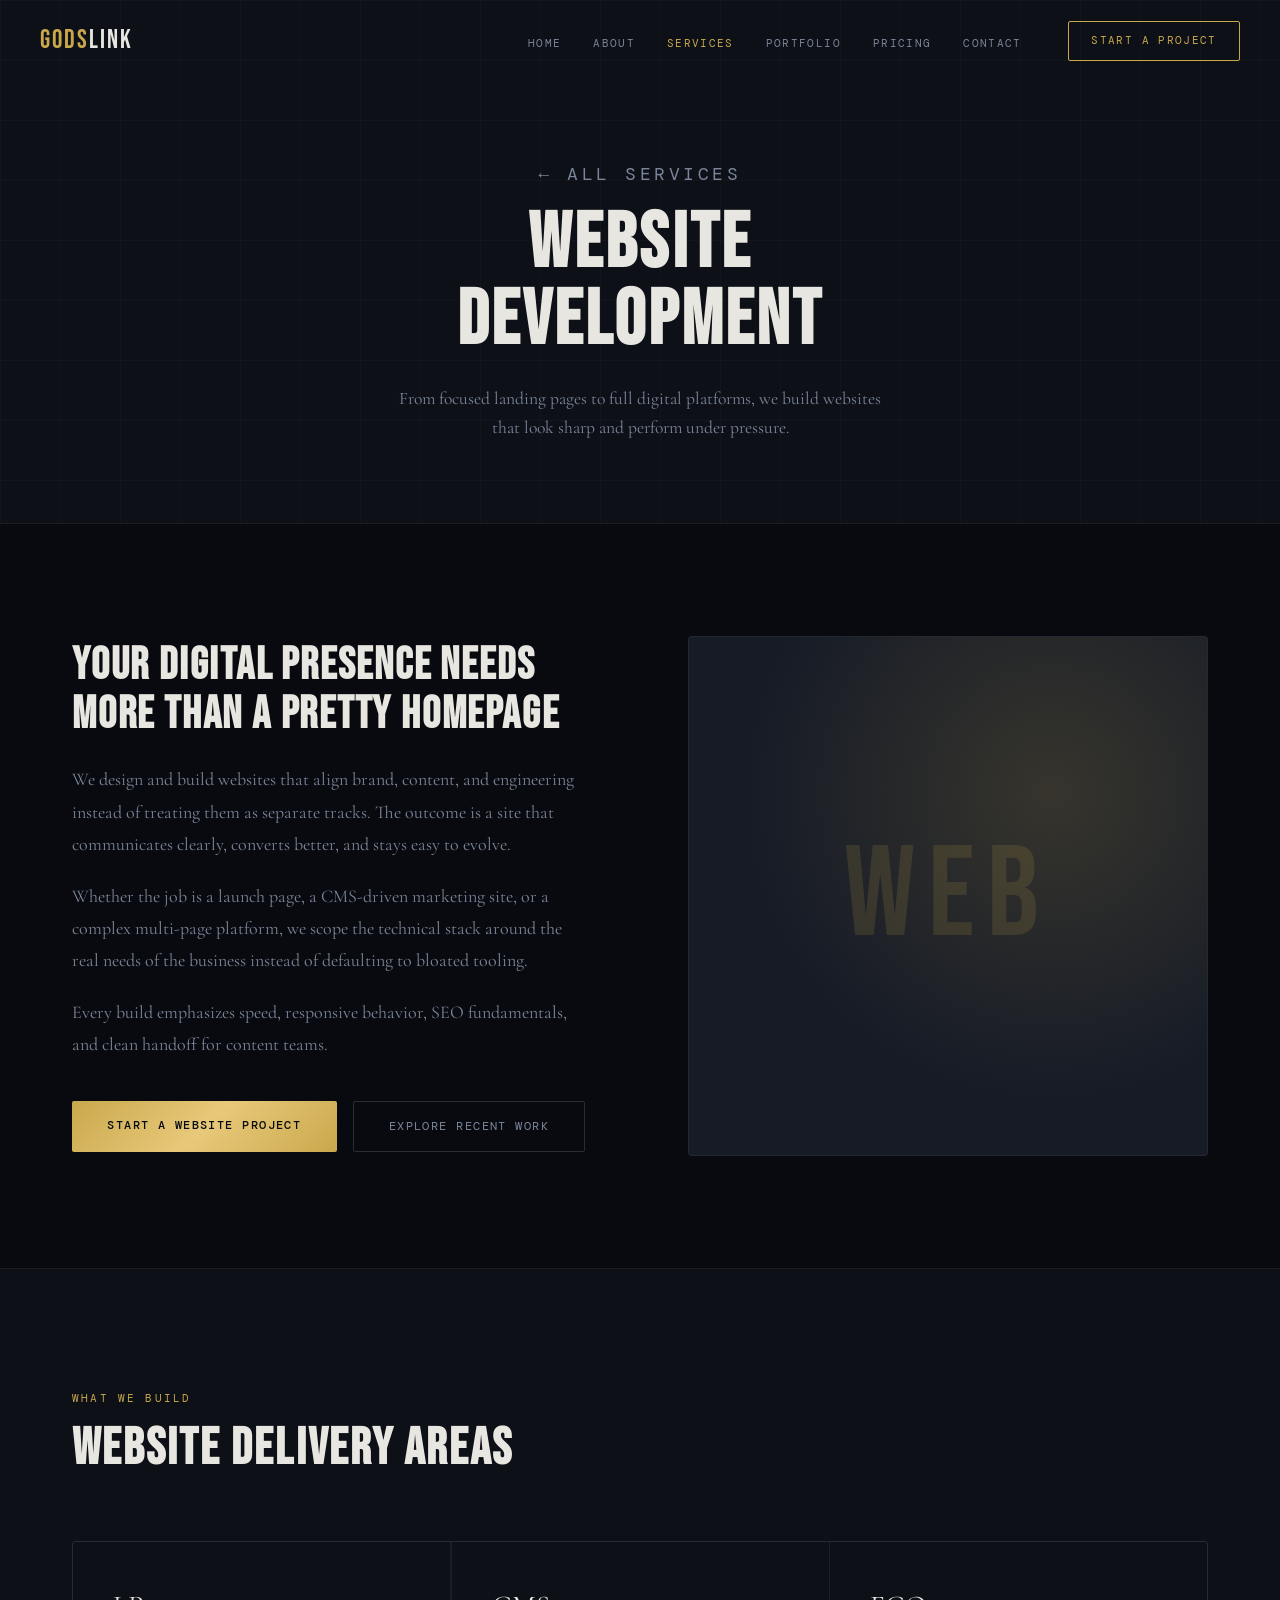
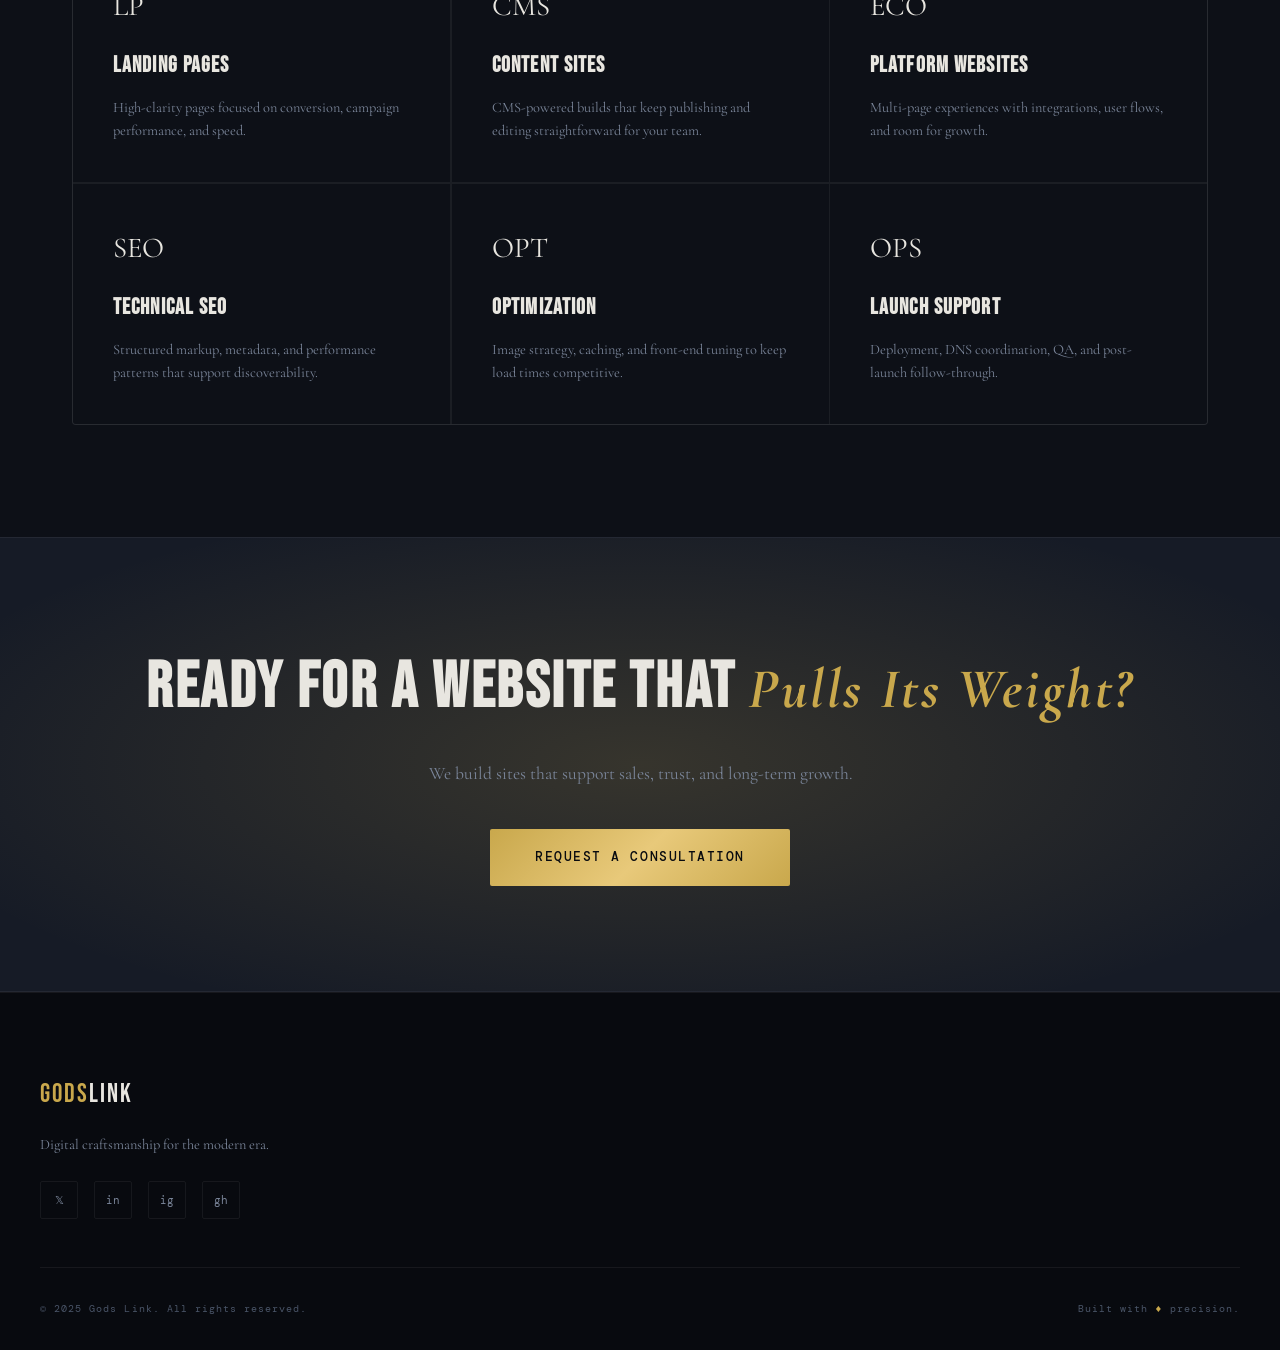
<file: gods-link-website/pages/services/website-development.html>
<!DOCTYPE html>
<html lang="en">
<head>
  <meta charset="UTF-8" />
  <meta name="viewport" content="width=device-width, initial-scale=1.0" />
  <title>Website Development — Gods Link</title>
  <link rel="stylesheet" href="../../assets/css/colors.css" />
  <link rel="stylesheet" href="../../assets/css/style.css" />
  <link rel="stylesheet" href="../../assets/css/animations.css" />
  <link rel="stylesheet" href="../../assets/css/responsive.css" />
  <link rel="preconnect" href="https://fonts.googleapis.com" />
  <link href="https://fonts.googleapis.com/css2?family=Cormorant+Garamond:ital,wght@0,300;0,400;0,600;1,300;1,400&family=DM+Mono:wght@300;400;500&family=Bebas+Neue&display=swap" rel="stylesheet" />
</head>
<body>

  <nav class="navbar" id="navbar">
    <div class="nav-inner">
      <a href="../../index.html" class="nav-logo"><span class="logo-god">GODS</span><span class="logo-link">LINK</span></a>
      <ul class="nav-links" id="navLinks">
        <li><a href="../../index.html" class="nav-item">Home</a></li>
        <li><a href="../../about.html" class="nav-item">About</a></li>
        <li><a href="../../services.html" class="nav-item active">Services</a></li>
        <li><a href="../../portfolio.html" class="nav-item">Portfolio</a></li>
        <li><a href="../../pricing.html" class="nav-item">Pricing</a></li>
        <li><a href="../../contact.html" class="nav-item">Contact</a></li>
      </ul>
      <a href="../../contact.html" class="nav-cta">Start a Project</a>
      <button class="hamburger" id="hamburger"><span></span><span></span><span></span></button>
    </div>
  </nav>

  <section class="page-hero">
    <div class="page-hero-bg"></div>
    <div class="page-hero-content">
      <p class="page-hero-eyebrow reveal">← <a href="../../services.html" style="color:inherit;">All Services</a></p>
      <h1 class="reveal delay-1">Website<br/>Development</h1>
      <p class="reveal delay-2">From focused landing pages to full digital platforms, we build websites that look sharp and perform under pressure.</p>
    </div>
  </section>

  <section class="section">
    <div class="container">
      <div class="about-grid">
        <div class="about-text reveal">
          <h2>Your Digital Presence Needs More Than a Pretty Homepage</h2>
          <p>We design and build websites that align brand, content, and engineering instead of treating them as separate tracks. The outcome is a site that communicates clearly, converts better, and stays easy to evolve.</p>
          <p>Whether the job is a launch page, a CMS-driven marketing site, or a complex multi-page platform, we scope the technical stack around the real needs of the business instead of defaulting to bloated tooling.</p>
          <p>Every build emphasizes speed, responsive behavior, SEO fundamentals, and clean handoff for content teams.</p>
          <div style="margin-top:2.5rem;display:flex;gap:1rem;flex-wrap:wrap;">
            <a href="../../contact.html" class="btn-primary">Start a Website Project</a>
            <a href="../../portfolio.html" class="btn-ghost">Explore Recent Work</a>
          </div>
        </div>
        <div class="about-visual reveal delay-2">
          <div class="about-visual-inner">WEB</div>
        </div>
      </div>
    </div>
  </section>

  <section class="section" style="background:var(--bg2);border-top:1px solid var(--border);">
    <div class="container">
      <div class="section-header reveal">
        <span class="section-label">What We Build</span>
        <h2 class="section-title">Website Delivery Areas</h2>
      </div>
      <div class="services-grid">
        <div class="service-card reveal"><div class="card-icon">LP</div><h3>Landing Pages</h3><p>High-clarity pages focused on conversion, campaign performance, and speed.</p></div>
        <div class="service-card reveal delay-1"><div class="card-icon">CMS</div><h3>Content Sites</h3><p>CMS-powered builds that keep publishing and editing straightforward for your team.</p></div>
        <div class="service-card reveal delay-2"><div class="card-icon">ECO</div><h3>Platform Websites</h3><p>Multi-page experiences with integrations, user flows, and room for growth.</p></div>
        <div class="service-card reveal delay-3"><div class="card-icon">SEO</div><h3>Technical SEO</h3><p>Structured markup, metadata, and performance patterns that support discoverability.</p></div>
        <div class="service-card reveal delay-4"><div class="card-icon">OPT</div><h3>Optimization</h3><p>Image strategy, caching, and front-end tuning to keep load times competitive.</p></div>
        <div class="service-card reveal delay-5"><div class="card-icon">OPS</div><h3>Launch Support</h3><p>Deployment, DNS coordination, QA, and post-launch follow-through.</p></div>
      </div>
    </div>
  </section>

  <section class="cta-banner reveal">
    <div class="cta-inner">
      <h2>Ready for a Website That <em>Pulls Its Weight?</em></h2>
      <p>We build sites that support sales, trust, and long-term growth.</p>
      <a href="../../contact.html" class="btn-primary btn-large">Request a Consultation</a>
    </div>
  </section>

  <footer class="footer">
    <div class="footer-inner">
      <div class="footer-brand">
        <a href="../../index.html" class="nav-logo"><span class="logo-god">GODS</span><span class="logo-link">LINK</span></a>
        <p>Digital craftsmanship for the modern era.</p>
        <div class="footer-socials"><a href="#">𝕏</a><a href="#">in</a><a href="#">ig</a><a href="#">gh</a></div>
      </div>
    </div>
    <div class="footer-bottom">
      <p>© 2025 Gods Link. All rights reserved.</p>
      <p>Built with <span style="color:var(--accent)">♦</span> precision.</p>
    </div>
  </footer>

  <script src="../../assets/js/navbar.js"></script>
  <script src="../../assets/js/animation.js"></script>
</body>
</html>
</file>
<file: gods-link-website/assets/css/colors.css>
:root {
  --bg: #080a0f;
  --bg2: #0d1017;
  --bg3: #12161f;
  --surface: #161b26;
  --surface2: #1e2535;
  --border: rgba(255,255,255,0.06);
  --border-hover: rgba(255,255,255,0.14);

  --text: #e8e6e0;
  --text-muted: #7a8599;
  --text-dim: #4a5568;

  --accent: #c9a84c;
  --accent-light: #e8c97a;
  --accent-dark: #9a7a30;
  --accent-glow: rgba(201,168,76,0.18);

  --gold-gradient: linear-gradient(135deg, #c9a84c 0%, #e8c97a 50%, #c9a84c 100%);
  --card-gradient: linear-gradient(145deg, #161b26 0%, #1e2535 100%);

  --font-display: 'Bebas Neue', sans-serif;
  --font-body: 'Cormorant Garamond', serif;
  --font-mono: 'DM Mono', monospace;

  --radius: 2px;
  --radius-lg: 4px;
  --transition: 0.3s cubic-bezier(0.4, 0, 0.2, 1);
  --transition-slow: 0.6s cubic-bezier(0.4, 0, 0.2, 1);
}
</file>
<file: gods-link-website/assets/css/style.css>
/* ===== RESET & BASE ===== */
*, *::before, *::after { box-sizing: border-box; margin: 0; padding: 0; }

html { scroll-behavior: smooth; }

body {
  background: var(--bg);
  color: var(--text);
  font-family: var(--font-body);
  font-size: 18px;
  line-height: 1.7;
overflow-x: hidden;
}

/* Custom cursor (normal view) */
html { cursor: default; }


a { color: inherit; text-decoration: none; }
img { max-width: 100%; display: block; }
ul { list-style: none; }

/* ===== SCROLLBAR ===== */
::-webkit-scrollbar { width: 6px; }
::-webkit-scrollbar-track { background: var(--bg); }
::-webkit-scrollbar-thumb { background: var(--accent-dark); border-radius: 3px; }

/* ===== CONTAINER ===== */
.container { max-width: 1200px; margin: 0 auto; padding: 0 2rem; }

/* ===== NAVBAR ===== */
.navbar {
  position: fixed; top: 0; left: 0; right: 0; z-index: 1000;
  padding: 1.2rem 2.5rem;
  transition: var(--transition);
  border-bottom: 1px solid transparent;
}
.navbar.scrolled {
  background: rgba(8,10,15,0.95);
  backdrop-filter: blur(20px);
  border-bottom-color: var(--border);
}
.nav-inner {
  display: flex; align-items: center; gap: 2rem;
  max-width: 1300px; margin: 0 auto;
}
.nav-logo {
  font-family: var(--font-display);
  font-size: 1.6rem;
  letter-spacing: 0.08em;
  margin-right: auto;
}
.logo-god { color: var(--accent); }
.logo-link { color: var(--text); }

.nav-links { display: flex; gap: 0.2rem; }
.nav-item {
  font-family: var(--font-mono);
  font-size: 0.7rem;
  letter-spacing: 0.12em;
  text-transform: uppercase;
  color: var(--text-muted);
  padding: 0.5rem 0.9rem;
  border-radius: var(--radius);
  transition: var(--transition);
}
.nav-item:hover, .nav-item.active { color: var(--accent); }
.nav-cta {
  font-family: var(--font-mono);
  font-size: 0.7rem;
  letter-spacing: 0.12em;
  text-transform: uppercase;
  padding: 0.6rem 1.4rem;
  border: 1px solid var(--accent);
  color: var(--accent);
  border-radius: var(--radius);
  transition: var(--transition);
}
.nav-cta:hover { background: var(--accent); color: var(--bg); }
.hamburger { display: none; flex-direction: column; gap: 5px; background: none; border: none; cursor: pointer; padding: 4px; }
.hamburger span { display: block; width: 24px; height: 1.5px; background: var(--text); transition: var(--transition); }

/* ===== BUTTONS ===== */
.btn-primary {
  display: inline-block;
  background: var(--gold-gradient);
  color: var(--bg);
  font-family: var(--font-mono);
  font-size: 0.75rem;
  font-weight: 500;
  letter-spacing: 0.12em;
  text-transform: uppercase;
  padding: 0.9rem 2.2rem;
  border-radius: var(--radius);
  border: none;
  cursor: pointer;
  transition: var(--transition);
  position: relative;
  overflow: hidden;
}
.btn-primary::after {
  content: '';
  position: absolute; inset: 0;
  background: rgba(255,255,255,0.1);
  opacity: 0;
  transition: var(--transition);
}
.btn-primary:hover::after { opacity: 1; }
.btn-primary:hover { transform: translateY(-2px); box-shadow: 0 8px 32px var(--accent-glow); }
.btn-primary.btn-large { padding: 1.1rem 2.8rem; font-size: 0.8rem; }

.btn-ghost {
  display: inline-block;
  border: 1px solid var(--border-hover);
  color: var(--text-muted);
  font-family: var(--font-mono);
  font-size: 0.75rem;
  letter-spacing: 0.12em;
  text-transform: uppercase;
  padding: 0.9rem 2.2rem;
  border-radius: var(--radius);
  transition: var(--transition);
}
.btn-ghost:hover { border-color: var(--accent); color: var(--accent); }

/* ===== SECTION HEADER ===== */
.section { padding: 7rem 0; }
.section-header { margin-bottom: 4rem; }
.section-label {
  display: inline-block;
  font-family: var(--font-mono);
  font-size: 0.68rem;
  letter-spacing: 0.2em;
  text-transform: uppercase;
  color: var(--accent);
  margin-bottom: 0.8rem;
}
.section-title {
  font-family: var(--font-display);
  font-size: clamp(2.4rem, 4vw, 3.8rem);
  letter-spacing: 0.04em;
  color: var(--text);
  line-height: 1.1;
}
.section-title em { font-style: italic; color: var(--accent); font-family: var(--font-body); font-size: 0.85em; }

/* ===== HERO ===== */
.hero {
  min-height: 100vh;
  display: flex; flex-direction: column;
  justify-content: center;
  position: relative;
  overflow: hidden;
  padding: 8rem 2.5rem 6rem;
}
.hero-bg { position: absolute; inset: 0; z-index: 0; }
.hero-grid {
  position: absolute; inset: 0;
  background-image:
    linear-gradient(var(--border) 1px, transparent 1px),
    linear-gradient(90deg, var(--border) 1px, transparent 1px);
  background-size: 60px 60px;
  mask-image: radial-gradient(ellipse 80% 80% at 50% 50%, black 30%, transparent 100%);
}
.hero-orb {
  position: absolute;
  border-radius: 50%;
  filter: blur(80px);
  opacity: 0.25;
}
.orb1 {
  width: 600px; height: 600px;
  background: radial-gradient(circle, #c9a84c 0%, transparent 70%);
  top: -100px; right: -100px;
  animation: orbFloat 8s ease-in-out infinite;
}
.orb2 {
  width: 400px; height: 400px;
  background: radial-gradient(circle, #3a6aad 0%, transparent 70%);
  bottom: 0; left: -50px;
  animation: orbFloat 10s ease-in-out infinite reverse;
}
.hero-content {
  position: relative; z-index: 1;
  max-width: 800px;
}
.hero-layout {
  position: relative;
  z-index: 1;
  width: 100%;
  max-width: 1300px;
  margin: 0 auto;
  display: grid;
  grid-template-columns: minmax(0, 1.05fr) minmax(320px, 460px);
  align-items: center;
  gap: 3rem;
}
.hero-eyebrow {
  font-family: var(--font-mono);
  font-size: 0.75rem;
  letter-spacing: 0.2em;
  color: var(--accent);
  margin-bottom: 1.5rem;
}
.hero-title {
  font-family: var(--font-display);
  font-size: clamp(4rem, 9vw, 9rem);
  line-height: 0.95;
  letter-spacing: 0.02em;
  margin-bottom: 2rem;
  color: var(--text);
}
.hero-title em {
  font-family: var(--font-body);
  font-style: italic;
  font-weight: 300;
  color: var(--accent);
  font-size: 0.72em;
  display: block;
}
.hero-sub {
  font-size: 1.1rem;
  color: var(--text-muted);
  margin-bottom: 3rem;
  max-width: 480px;
  line-height: 1.8;
}
.hero-actions { display: flex; gap: 1.2rem; flex-wrap: wrap; }
.hero-visual {
  justify-self: end;
  width: 100%;
  max-width: 440px;
}
.hero-visual-frame {
  position: relative;
  border: 1px solid var(--border);
  border-radius: 32px;
  background: linear-gradient(180deg, rgba(255,255,255,0.03), rgba(255,255,255,0.01));
  box-shadow: 0 24px 70px rgba(0, 0, 0, 0.38);
  overflow: hidden;
}
.hero-visual-image {
  width: 100%;
  aspect-ratio: 19 / 23;
  object-fit: cover;
}
.hero-visual-badge,
.hero-visual-card {
  position: absolute;
  backdrop-filter: blur(18px);
  background: rgba(7, 10, 16, 0.78);
  border: 1px solid rgba(201, 168, 76, 0.28);
  border-radius: 18px;
  padding: 0.95rem 1.1rem;
  box-shadow: 0 14px 38px rgba(0, 0, 0, 0.28);
}
.hero-visual-badge {
  top: 1.2rem;
  left: 1.2rem;
}
.hero-visual-card {
  right: 1.2rem;
  bottom: 1.2rem;
  max-width: 250px;
}
.hero-visual-badge span,
.hero-visual-card p {
  font-family: var(--font-mono);
  font-size: 0.62rem;
  letter-spacing: 0.18em;
  text-transform: uppercase;
  color: var(--accent);
  margin-bottom: 0.35rem;
}
.hero-visual-badge a,
.hero-visual-card a {
  display: block;
  font-size: 0.9rem;
  color: var(--text);
  word-break: break-word;
}
.hero-visual-badge a:hover,
.hero-visual-card a:hover {
  color: var(--accent);
}

/* Ticker */
.hero-ticker {
  position: absolute; bottom: 0; left: 0; right: 0; z-index: 1;
  border-top: 1px solid var(--border);
  background: rgba(8,10,15,0.5);
  backdrop-filter: blur(8px);
  overflow: hidden; padding: 1rem 0;
}
.ticker-track {
  display: flex; gap: 2.5rem;
  white-space: nowrap;
  font-family: var(--font-mono);
  font-size: 0.65rem;
  letter-spacing: 0.14em;
  text-transform: uppercase;
  color: var(--text-muted);
  animation: ticker 22s linear infinite;
}
.ticker-track span:nth-child(even) { color: var(--accent); font-size: 0.5rem; }

/* ===== SERVICES GRID ===== */
.services-grid {
  display: grid;
  grid-template-columns: repeat(3, 1fr);
  gap: 1.5px;
  background: var(--border);
  border: 1.5px solid var(--border);
  border-radius: var(--radius-lg);
  overflow: hidden;
}
.service-card {
  background: var(--bg2);
  padding: 2.5rem;
  display: flex; flex-direction: column;
  position: relative; overflow: hidden;
  transition: var(--transition);
  cursor: pointer;
}
.service-card::before {
  content: '';
  position: absolute; inset: 0;
  background: linear-gradient(135deg, var(--accent-glow) 0%, transparent 60%);
  opacity: 0; transition: var(--transition);
}
.service-card:hover { background: var(--bg3); transform: translateY(-2px); }
.service-card:hover::before { opacity: 1; }
.service-card:hover .card-arrow { transform: translateX(6px); color: var(--accent); }
.card-num {
  font-family: var(--font-mono);
  font-size: 0.6rem;
  color: var(--accent);
  letter-spacing: 0.15em;
  margin-bottom: 1.2rem;
}
.card-icon { font-size: 1.8rem; margin-bottom: 1rem; }
.service-card h3 {
  font-family: var(--font-display);
  font-size: 1.4rem;
  letter-spacing: 0.05em;
  margin-bottom: 0.7rem;
  color: var(--text);
}
.service-card p { font-size: 0.9rem; color: var(--text-muted); line-height: 1.6; flex: 1; }
.card-arrow {
  align-self: flex-end;
  margin-top: 1.5rem;
  color: var(--text-dim);
  font-size: 1.2rem;
  transition: var(--transition);
}

/* ===== STATS ===== */
.stats-section {
  background: var(--surface);
  border-top: 1px solid var(--border);
  border-bottom: 1px solid var(--border);
  padding: 4rem 2rem;
}
.stats-grid {
  display: grid; grid-template-columns: repeat(4, 1fr);
  max-width: 900px; margin: 0 auto;
  text-align: center; gap: 2rem;
}
.stat-item { padding: 1.5rem; }
.stat-num {
  font-family: var(--font-display);
  font-size: 4rem;
  letter-spacing: 0.04em;
  color: var(--accent);
  line-height: 1;
}
.stat-plus { font-family: var(--font-display); font-size: 2rem; color: var(--accent); }
.stat-item p {
  font-family: var(--font-mono);
  font-size: 0.68rem;
  letter-spacing: 0.15em;
  text-transform: uppercase;
  color: var(--text-muted);
  margin-top: 0.5rem;
}

/* ===== PORTFOLIO PREVIEW ===== */
.portfolio-grid {
  display: grid;
  grid-template-columns: 2fr 1fr;
  grid-template-rows: auto auto;
  gap: 1rem;
  margin-bottom: 3rem;
}
.port-card {
  position: relative; overflow: hidden;
  border-radius: var(--radius-lg);
  border: 1px solid var(--border);
  background: var(--surface);
  min-height: 260px;
  cursor: pointer;
  transition: var(--transition);
}
.port-card:hover { border-color: var(--accent); transform: translateY(-3px); }
.port-card:hover .port-img { transform: scale(1.05); }
.port-card.large { grid-row: span 2; min-height: 420px; }
.port-img {
  position: absolute; inset: 0;
  transition: transform 0.6s ease;
}
.port-img-1 { background: linear-gradient(135deg, #1a2a1a 0%, #2a4a2a 50%, #1a3a2a 100%); }
.port-img-2 { background: linear-gradient(135deg, #1a1a2a 0%, #2a2a4a 50%, #1a2a3a 100%); }
.port-img-3 { background: linear-gradient(135deg, #2a1a1a 0%, #4a2a2a 50%, #3a1a2a 100%); }
.port-info {
  position: absolute; bottom: 0; left: 0; right: 0;
  padding: 2rem;
  background: linear-gradient(transparent, rgba(8,10,15,0.95));
}
.port-tag {
  font-family: var(--font-mono);
  font-size: 0.6rem;
  letter-spacing: 0.15em;
  text-transform: uppercase;
  color: var(--accent);
  background: var(--accent-glow);
  padding: 0.2rem 0.6rem;
  border-radius: 2px;
  border: 1px solid rgba(201,168,76,0.3);
  margin-bottom: 0.6rem;
  display: inline-block;
}
.port-info h3 {
  font-family: var(--font-display);
  font-size: 1.6rem;
  letter-spacing: 0.04em;
  margin-bottom: 0.3rem;
}
.port-info p { font-size: 0.85rem; color: var(--text-muted); }

.center-cta { text-align: center; }

/* ===== TESTIMONIALS ===== */
.testimonials { background: var(--bg2); }
.testi-grid { display: grid; grid-template-columns: repeat(3, 1fr); gap: 1.5rem; }
.testi-card {
  background: var(--surface);
  border: 1px solid var(--border);
  border-radius: var(--radius-lg);
  padding: 2.5rem;
  transition: var(--transition);
}
.testi-card:hover { border-color: var(--border-hover); transform: translateY(-3px); }
.testi-stars { color: var(--accent); font-size: 0.9rem; margin-bottom: 1.2rem; letter-spacing: 2px; }
.testi-card p { font-size: 1rem; color: var(--text-muted); line-height: 1.8; margin-bottom: 1.8rem; font-style: italic; }
.testi-author { display: flex; align-items: center; gap: 1rem; }
.author-avatar {
  width: 44px; height: 44px; border-radius: 50%;
  background: var(--gold-gradient);
  display: flex; align-items: center; justify-content: center;
  font-family: var(--font-mono); font-size: 0.65rem;
  color: var(--bg); font-weight: 500;
  flex-shrink: 0;
}
.testi-author strong { display: block; font-size: 0.9rem; color: var(--text); font-family: var(--font-mono); }
.testi-author span { font-size: 0.75rem; color: var(--text-muted); font-family: var(--font-mono); }

/* ===== CTA BANNER ===== */
.cta-banner {
  background: var(--surface);
  border-top: 1px solid var(--border);
  border-bottom: 1px solid var(--border);
  padding: 6rem 2rem;
  text-align: center;
  position: relative; overflow: hidden;
}
.cta-banner::before {
  content: '';
  position: absolute; inset: 0;
  background: radial-gradient(ellipse 60% 60% at 50% 50%, var(--accent-glow), transparent);
}
.cta-inner { position: relative; z-index: 1; }
.cta-banner h2 {
  font-family: var(--font-display);
  font-size: clamp(2rem, 5vw, 4rem);
  letter-spacing: 0.04em;
  margin-bottom: 1rem;
}
.cta-banner h2 em {
  font-family: var(--font-body);
  font-style: italic;
  color: var(--accent);
  font-size: 0.88em;
}
.cta-banner p { color: var(--text-muted); font-size: 1.1rem; margin-bottom: 2.5rem; }

/* ===== FOOTER ===== */
.footer { background: var(--bg); border-top: 1px solid var(--border); padding: 5rem 2.5rem 2rem; }
.footer-inner {
  display: flex; gap: 4rem;
  max-width: 1200px; margin: 0 auto 3rem;
}
.footer-brand { flex: 1; }
.footer-brand .nav-logo { margin-bottom: 1rem; display: inline-block; }
.footer-brand p { font-size: 0.9rem; color: var(--text-muted); margin-bottom: 1.5rem; max-width: 260px; }
.footer-socials { display: flex; gap: 1rem; }
.footer-socials a {
  width: 38px; height: 38px;
  border: 1px solid var(--border);
  border-radius: var(--radius);
  display: flex; align-items: center; justify-content: center;
  font-family: var(--font-mono); font-size: 0.7rem;
  color: var(--text-muted);
  transition: var(--transition);
}
.footer-socials a:hover { border-color: var(--accent); color: var(--accent); }
.footer-links { display: flex; gap: 4rem; }
.footer-col { display: flex; flex-direction: column; gap: 0.8rem; }
.footer-col h4 {
  font-family: var(--font-mono); font-size: 0.65rem;
  letter-spacing: 0.18em; text-transform: uppercase;
  color: var(--accent); margin-bottom: 0.5rem;
}
.footer-col a { font-size: 0.9rem; color: var(--text-muted); transition: var(--transition); }
.footer-col a:hover { color: var(--text); }
.footer-bottom {
  display: flex; justify-content: space-between;
  max-width: 1200px; margin: 0 auto;
  padding-top: 2rem; border-top: 1px solid var(--border);
  font-family: var(--font-mono); font-size: 0.65rem;
  letter-spacing: 0.1em; color: var(--text-dim);
}

/* ===== PAGE HERO (inner pages) ===== */
.page-hero {
  padding: 10rem 2.5rem 5rem;
  background: var(--bg2);
  border-bottom: 1px solid var(--border);
  position: relative; overflow: hidden;
}
.page-hero-bg {
  position: absolute; inset: 0;
  background-image:
    linear-gradient(var(--border) 1px, transparent 1px),
    linear-gradient(90deg, var(--border) 1px, transparent 1px);
  background-size: 60px 60px;
  opacity: 0.4;
}
.page-hero-content {
  position: relative;
  z-index: 1;
  max-width: 700px;
  margin: 0 auto;
  text-align: center;
}
.page-hero-eyebrow {
  font-family: var(--font-mono); font-size: 0.68rem;
  letter-spacing: 0.2em; text-transform: uppercase;
  color: var(--accent); margin-bottom: 1rem;
}
.page-hero h1 {
  font-family: var(--font-display);
  font-size: clamp(3rem, 6vw, 6rem);
  letter-spacing: 0.04em; line-height: 1;
  margin-bottom: 1.5rem;
}
.page-hero p {
  font-size: 1.1rem;
  color: var(--text-muted);
  max-width: 500px;
  margin-left: auto;
  margin-right: auto;
}

/* ===== ABOUT PAGE ===== */
.about-grid {
  display: grid; grid-template-columns: 1fr 1fr; gap: 6rem;
  align-items: center;
}
.about-text h2 {
  font-family: var(--font-display); font-size: clamp(2rem, 3.5vw, 3rem);
  letter-spacing: 0.04em; margin-bottom: 1.5rem; line-height: 1.1;
}
.about-text h2 em { font-family: var(--font-body); font-style: italic; color: var(--accent); }
.about-text p { color: var(--text-muted); line-height: 1.8; margin-bottom: 1.2rem; }
.about-visual {
  position: relative; aspect-ratio: 1;
  border: 1px solid var(--border);
  border-radius: var(--radius-lg);
  background: var(--surface);
  display: flex; align-items: center; justify-content: center;
  overflow: hidden;
}
.about-visual-inner {
  font-family: var(--font-display); font-size: 8rem;
  color: var(--accent); opacity: 0.15; letter-spacing: 0.1em;
  user-select: none;
}
.about-visual::after {
  content: '';
  position: absolute; inset: 0;
  background: radial-gradient(circle at 70% 30%, var(--accent-glow), transparent 60%);
}

/* Team grid */
.team-grid { display: grid; grid-template-columns: repeat(3, 1fr); gap: 1.5rem; }
.team-card {
  background: var(--surface); border: 1px solid var(--border);
  border-radius: var(--radius-lg); padding: 2.5rem 2rem;
  text-align: center; transition: var(--transition);
}
.team-card:hover { border-color: var(--border-hover); transform: translateY(-3px); }
.team-avatar {
  width: 80px; height: 80px; border-radius: 50%;
  background: var(--gold-gradient);
  margin: 0 auto 1.2rem;
  display: flex; align-items: center; justify-content: center;
  font-family: var(--font-display); font-size: 1.6rem;
  color: var(--bg);
}
.team-card h3 { font-family: var(--font-display); font-size: 1.3rem; letter-spacing: 0.04em; margin-bottom: 0.3rem; }
.team-card .role { font-family: var(--font-mono); font-size: 0.65rem; color: var(--accent); letter-spacing: 0.15em; text-transform: uppercase; }

/* ===== SERVICES PAGE ===== */
.services-full-grid { display: flex; flex-direction: column; gap: 1px; background: var(--border); border: 1px solid var(--border); border-radius: var(--radius-lg); overflow: hidden; }
.service-row {
  display: grid; grid-template-columns: 80px 1fr auto;
  align-items: center; gap: 2rem;
  background: var(--bg2); padding: 2.5rem 3rem;
  transition: var(--transition);
}
.service-row:hover { background: var(--bg3); }
.service-row:hover .service-row-arrow { transform: translateX(8px); color: var(--accent); }
.service-row-num { font-family: var(--font-display); font-size: 2.5rem; color: var(--accent); opacity: 0.4; }
.service-row-content h3 { font-family: var(--font-display); font-size: 1.6rem; letter-spacing: 0.04em; margin-bottom: 0.4rem; }
.service-row-content p { font-size: 0.9rem; color: var(--text-muted); }
.service-row-arrow { font-size: 1.5rem; color: var(--text-dim); transition: var(--transition); }

/* ===== PORTFOLIO PAGE ===== */
.filter-bar {
  display: flex; gap: 0.5rem; flex-wrap: wrap;
  margin-bottom: 3rem;
}
.filter-btn {
  font-family: var(--font-mono); font-size: 0.65rem;
  letter-spacing: 0.12em; text-transform: uppercase;
  padding: 0.5rem 1.2rem; border: 1px solid var(--border);
  background: transparent; color: var(--text-muted);
  border-radius: var(--radius); cursor: pointer;
  transition: var(--transition);
}
.filter-btn:hover, .filter-btn.active { border-color: var(--accent); color: var(--accent); }
.portfolio-full-grid { display: grid; grid-template-columns: repeat(3, 1fr); gap: 1rem; }
.portfolio-item {
  aspect-ratio: 1.2;
  background: var(--surface);
  border: 1px solid var(--border);
  border-radius: var(--radius-lg);
  overflow: hidden; position: relative;
  cursor: pointer; transition: var(--transition);
}
.portfolio-item:hover { border-color: var(--accent); transform: scale(1.02); }
.portfolio-item-img { position: absolute; inset: 0; }
.pi-1 { background: linear-gradient(135deg, #0f2a0f 0%, #1a4a1a 100%); }
.pi-2 { background: linear-gradient(135deg, #0f0f2a 0%, #1a1a4a 100%); }
.pi-3 { background: linear-gradient(135deg, #2a0f0f 0%, #4a1a1a 100%); }
.pi-4 { background: linear-gradient(135deg, #1a2a0f 0%, #2a4a0f 100%); }
.pi-5 { background: linear-gradient(135deg, #0f2a2a 0%, #1a4a4a 100%); }
.pi-6 { background: linear-gradient(135deg, #2a1a0f 0%, #4a2a0f 100%); }
.portfolio-item-overlay {
  position: absolute; inset: 0;
  background: rgba(8,10,15,0.88);
  display: flex; flex-direction: column; justify-content: flex-end;
  padding: 1.8rem;
  opacity: 0; transition: var(--transition);
}
.portfolio-item:hover .portfolio-item-overlay { opacity: 1; }
.portfolio-item-overlay .port-tag { margin-bottom: 0.6rem; }
.portfolio-item-overlay h3 { font-family: var(--font-display); font-size: 1.4rem; letter-spacing: 0.04em; }
.portfolio-item-overlay p { font-size: 0.8rem; color: var(--text-muted); margin-top: 0.3rem; }

/* ===== PRICING PAGE ===== */
.pricing-grid { display: grid; grid-template-columns: repeat(3, 1fr); gap: 1.5rem; }
.pricing-card {
  background: var(--surface); border: 1px solid var(--border);
  border-radius: var(--radius-lg); padding: 3rem 2.5rem;
  position: relative; transition: var(--transition);
}
.pricing-card:hover { border-color: var(--border-hover); transform: translateY(-4px); }
.pricing-card.featured { border-color: var(--accent); background: var(--surface2); }
.pricing-badge {
  position: absolute; top: -12px; left: 50%; transform: translateX(-50%);
  background: var(--gold-gradient); color: var(--bg);
  font-family: var(--font-mono); font-size: 0.6rem; font-weight: 500;
  letter-spacing: 0.12em; text-transform: uppercase;
  padding: 0.3rem 1rem; border-radius: 20px;
}
.pricing-tier { font-family: var(--font-mono); font-size: 0.65rem; letter-spacing: 0.2em; text-transform: uppercase; color: var(--accent); margin-bottom: 1rem; }
.pricing-price {
  font-family: var(--font-display); font-size: 3.5rem;
  letter-spacing: 0.04em; color: var(--text); line-height: 1;
  margin-bottom: 0.3rem;
}
.pricing-price sup { font-size: 1.5rem; vertical-align: top; margin-top: 0.8rem; }
.pricing-period { font-family: var(--font-mono); font-size: 0.7rem; color: var(--text-muted); margin-bottom: 2rem; }
.pricing-divider { height: 1px; background: var(--border); margin: 2rem 0; }
.pricing-features { display: flex; flex-direction: column; gap: 0.9rem; margin-bottom: 2.5rem; }
.pricing-feature { display: flex; gap: 0.8rem; align-items: flex-start; font-size: 0.9rem; color: var(--text-muted); }
.pricing-feature .check { color: var(--accent); flex-shrink: 0; }
.pricing-card .btn-primary, .pricing-card .btn-ghost { width: 100%; text-align: center; }

/* ===== CONTACT PAGE ===== */
.contact-grid { display: grid; grid-template-columns: 1fr 1.5fr; gap: 5rem; }
.contact-info h2 { font-family: var(--font-display); font-size: 2.5rem; letter-spacing: 0.04em; margin-bottom: 1.2rem; }
.contact-info p { color: var(--text-muted); line-height: 1.8; margin-bottom: 2rem; }
.contact-details { display: flex; flex-direction: column; gap: 1.2rem; }
.contact-detail { display: flex; gap: 1rem; align-items: center; }
.detail-icon { font-size: 1.2rem; }
.detail-text strong { display: block; font-family: var(--font-mono); font-size: 0.65rem; letter-spacing: 0.15em; text-transform: uppercase; color: var(--accent); margin-bottom: 0.2rem; }
.detail-text span { font-size: 0.9rem; color: var(--text-muted); }

/* Form */
.contact-form { display: flex; flex-direction: column; gap: 1.2rem; }
.form-row { display: grid; grid-template-columns: 1fr 1fr; gap: 1.2rem; }
.form-group { display: flex; flex-direction: column; gap: 0.5rem; }
.form-group label { font-family: var(--font-mono); font-size: 0.65rem; letter-spacing: 0.14em; text-transform: uppercase; color: var(--text-muted); }
.form-group input, .form-group select, .form-group textarea {
  background: var(--surface); border: 1px solid var(--border);
  color: var(--text); font-family: var(--font-body); font-size: 1rem;
  padding: 0.9rem 1.2rem; border-radius: var(--radius);
  transition: var(--transition); outline: none;
  appearance: none;
}
.form-group input:focus, .form-group select:focus, .form-group textarea:focus { border-color: var(--accent); box-shadow: 0 0 0 3px var(--accent-glow); }
.form-group textarea { min-height: 140px; resize: vertical; }
.form-success { display: none; text-align: center; padding: 3rem; color: var(--accent); font-family: var(--font-mono); font-size: 0.8rem; letter-spacing: 0.12em; }
</file>
<file: gods-link-website/assets/css/animations.css>
/* ===== KEYFRAMES ===== */
@keyframes orbFloat {
  0%, 100% { transform: translate(0, 0) scale(1); }
  33% { transform: translate(30px, -20px) scale(1.05); }
  66% { transform: translate(-20px, 15px) scale(0.97); }
}

@keyframes ticker {
  0% { transform: translateX(0); }
  100% { transform: translateX(-50%); }
}

@keyframes fadeUp {
  from { opacity: 0; transform: translateY(30px); }
  to   { opacity: 1; transform: translateY(0); }
}

@keyframes fadeIn {
  from { opacity: 0; }
  to   { opacity: 1; }
}

@keyframes slideRight {
  from { opacity: 0; transform: translateX(-20px); }
  to   { opacity: 1; transform: translateX(0); }
}

@keyframes shimmer {
  0%   { background-position: -200% center; }
  100% { background-position: 200% center; }
}

@keyframes pulse {
  0%, 100% { opacity: 0.6; }
  50%       { opacity: 1; }
}

/* ===== REVEAL ON SCROLL ===== */
.reveal {
  opacity: 0;
  transform: translateY(28px);
  transition: opacity 0.7s ease, transform 0.7s ease;
}
.reveal.visible {
  opacity: 1;
  transform: translateY(0);
}

.delay-1 { transition-delay: 0.1s; }
.delay-2 { transition-delay: 0.2s; }
.delay-3 { transition-delay: 0.3s; }
.delay-4 { transition-delay: 0.4s; }
.delay-5 { transition-delay: 0.5s; }

/* ===== PAGE LOAD ANIMATION ===== */
.hero-eyebrow.reveal, .hero-title.reveal, .hero-sub.reveal, .hero-actions.reveal {
  transition: opacity 0.8s ease, transform 0.8s ease;
}

/* ===== HOVER GLOW ===== */
.service-card, .testi-card, .port-card, .pricing-card, .team-card {
  will-change: transform;
}

/* ===== GOLD SHIMMER TEXT ===== */
.shimmer-text {
  background: linear-gradient(120deg, var(--accent-dark) 30%, var(--accent-light) 50%, var(--accent-dark) 70%);
  background-size: 200% auto;
  -webkit-background-clip: text;
  -webkit-text-fill-color: transparent;
  background-clip: text;
  animation: shimmer 3s linear infinite;
}
</file>
<file: gods-link-website/assets/css/responsive.css>
/* ===== TABLET ===== */
@media (max-width: 1024px) {
  .hero-layout { grid-template-columns: 1fr; gap: 2rem; }
  .hero-visual { justify-self: start; max-width: 420px; }
  .services-grid { grid-template-columns: repeat(2, 1fr); }
  .stats-grid { grid-template-columns: repeat(2, 2fr); }
  .portfolio-grid { grid-template-columns: 1fr 1fr; }
  .port-card.large { grid-column: span 2; }
  .testi-grid { grid-template-columns: repeat(2, 1fr); }
  .testi-card:last-child { grid-column: span 2; }
  .pricing-grid { grid-template-columns: 1fr; max-width: 480px; margin: 0 auto; }
  .contact-grid { grid-template-columns: 1fr; gap: 3rem; }
  .about-grid { grid-template-columns: 1fr; }
  .about-visual { display: none; }
  .team-grid { grid-template-columns: repeat(2, 1fr); }
  .portfolio-full-grid { grid-template-columns: repeat(2, 1fr); }
  .footer-inner { flex-direction: column; gap: 2.5rem; }
}

/* ===== MOBILE ===== */
@media (max-width: 768px) {
  .navbar { padding: 1rem 1.5rem; }
  .nav-links { 
    display: none; flex-direction: column;
    position: fixed; top: 0; left: 0; right: 0; bottom: 0;
    background: rgba(8,10,15,0.98); backdrop-filter: blur(20px);
    justify-content: center; align-items: center;
    gap: 1rem; z-index: 999;
  }
  .nav-links.open { display: flex; }
  .nav-item { font-size: 1rem; padding: 0.8rem 2rem; }
  .nav-cta { display: none; }
  .hamburger { display: flex; z-index: 1000; position: relative; }
  
  .hero { padding: 7rem 1.5rem 5rem; }
  .hero-title { font-size: clamp(3rem, 12vw, 5rem); }
  .hero-visual { max-width: 100%; }
  .hero-visual-badge,
  .hero-visual-card { position: static; margin: 1rem; }
  .hero-visual-frame { padding-bottom: 0.6rem; }
  
  .section { padding: 4.5rem 0; }
  .container { padding: 0 1.5rem; }
  
  .services-grid { grid-template-columns: 1fr; }
  .stats-grid { grid-template-columns: repeat(2, 1fr); }
  .portfolio-grid { grid-template-columns: 1fr; }
  .port-card.large { grid-column: auto; }
  .testi-grid { grid-template-columns: 1fr; }
  .testi-card:last-child { grid-column: auto; }
  .portfolio-full-grid { grid-template-columns: 1fr; }
  .team-grid { grid-template-columns: 1fr; }
  
  .service-row { grid-template-columns: 50px 1fr 30px; padding: 1.8rem 1.5rem; gap: 1rem; }
  .service-row-num { font-size: 1.8rem; }
  
  .form-row { grid-template-columns: 1fr; }
  
  .footer-links { flex-direction: column; gap: 2rem; }
  .footer-bottom { flex-direction: column; gap: 0.5rem; text-align: center; }
  
  .cta-banner { padding: 4rem 1.5rem; }
}

@media (max-width: 480px) {
  .hero-actions { flex-direction: column; }
  .btn-primary, .btn-ghost { text-align: center; }
  .stats-grid { grid-template-columns: 1fr 1fr; }
}
</file>
